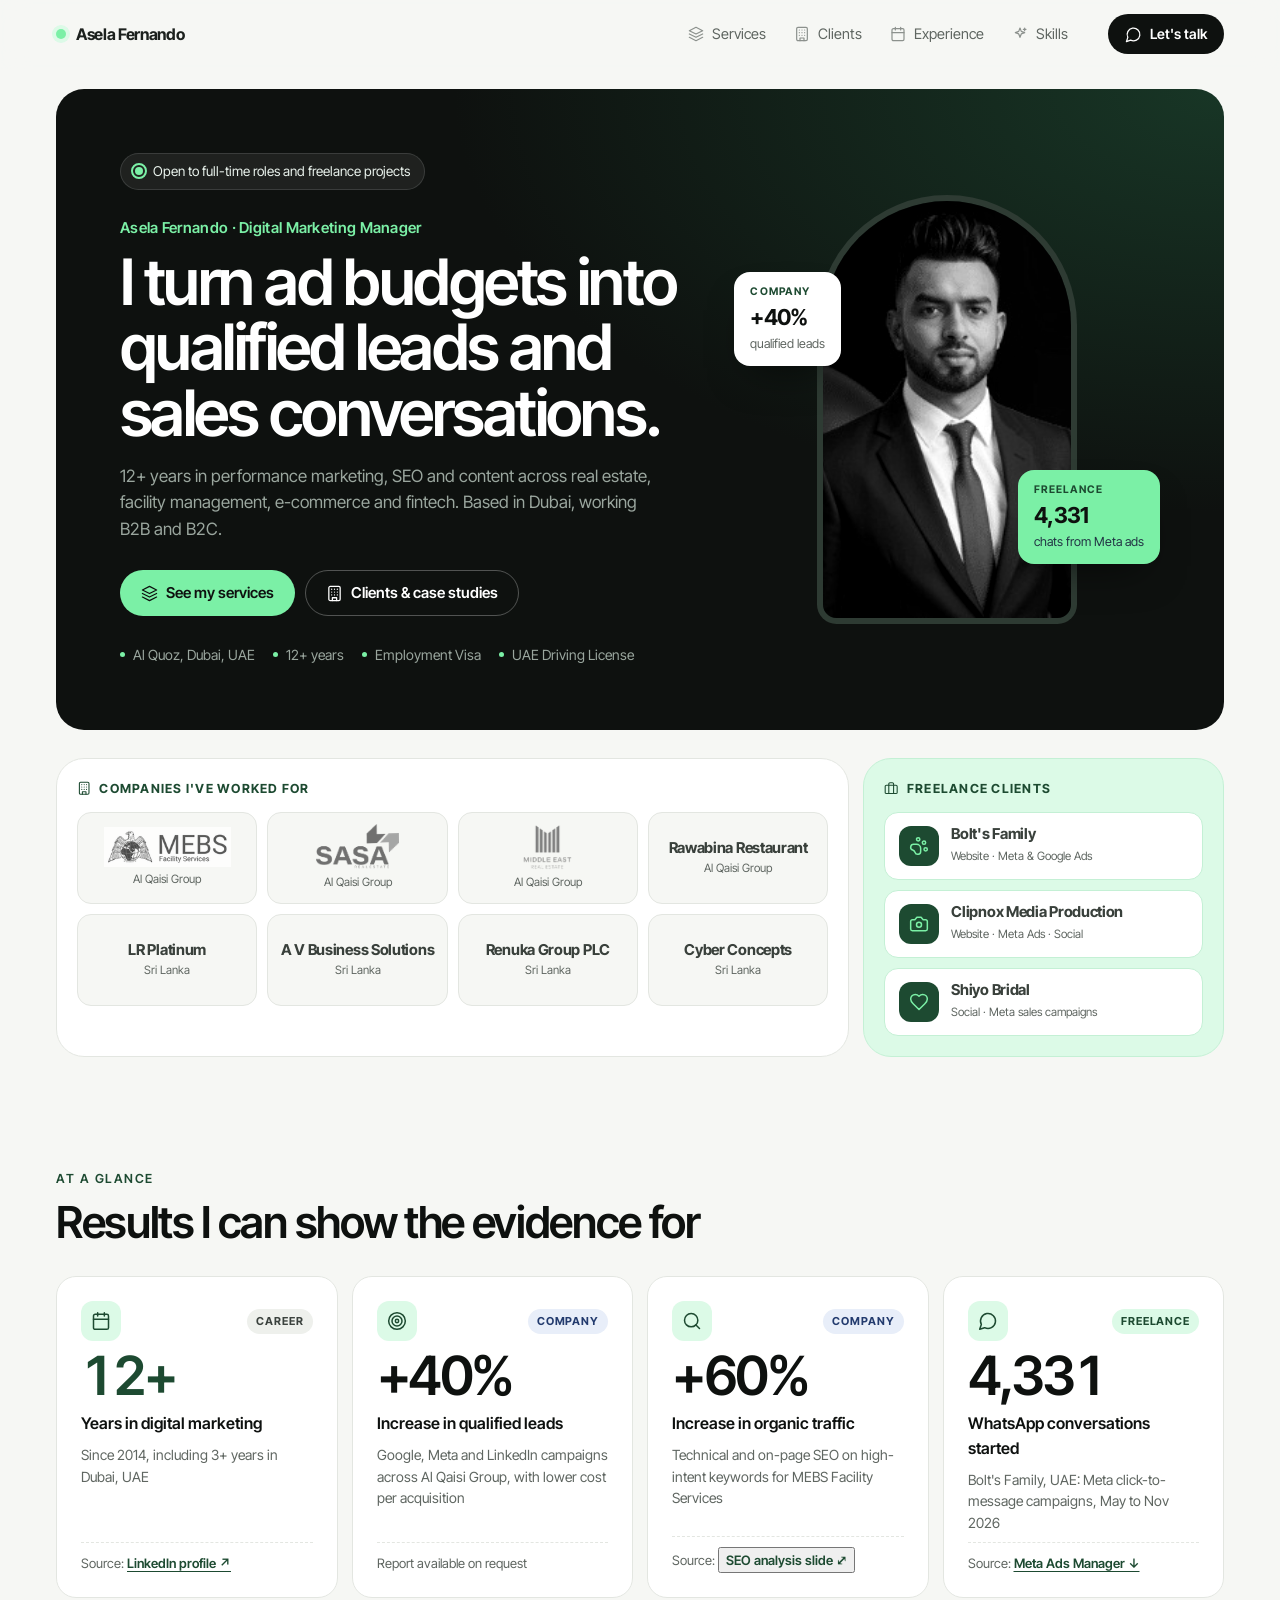
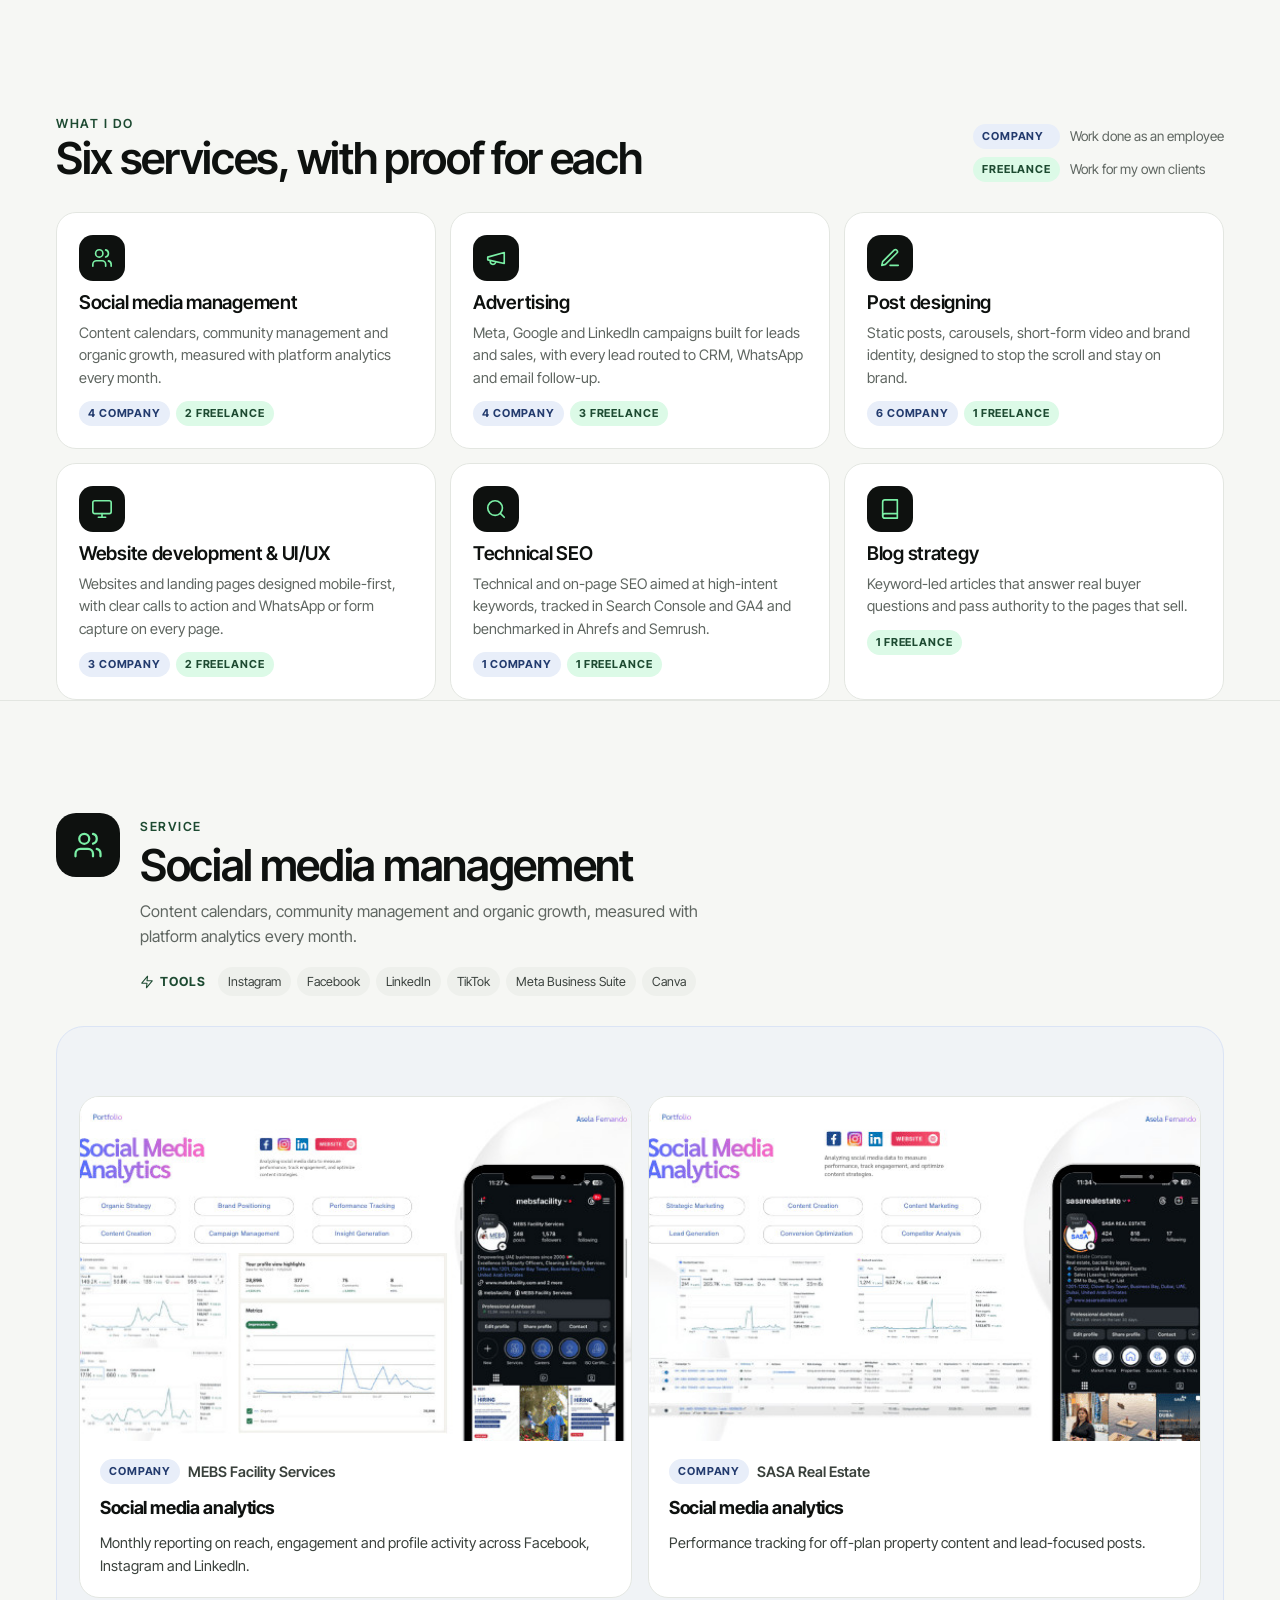
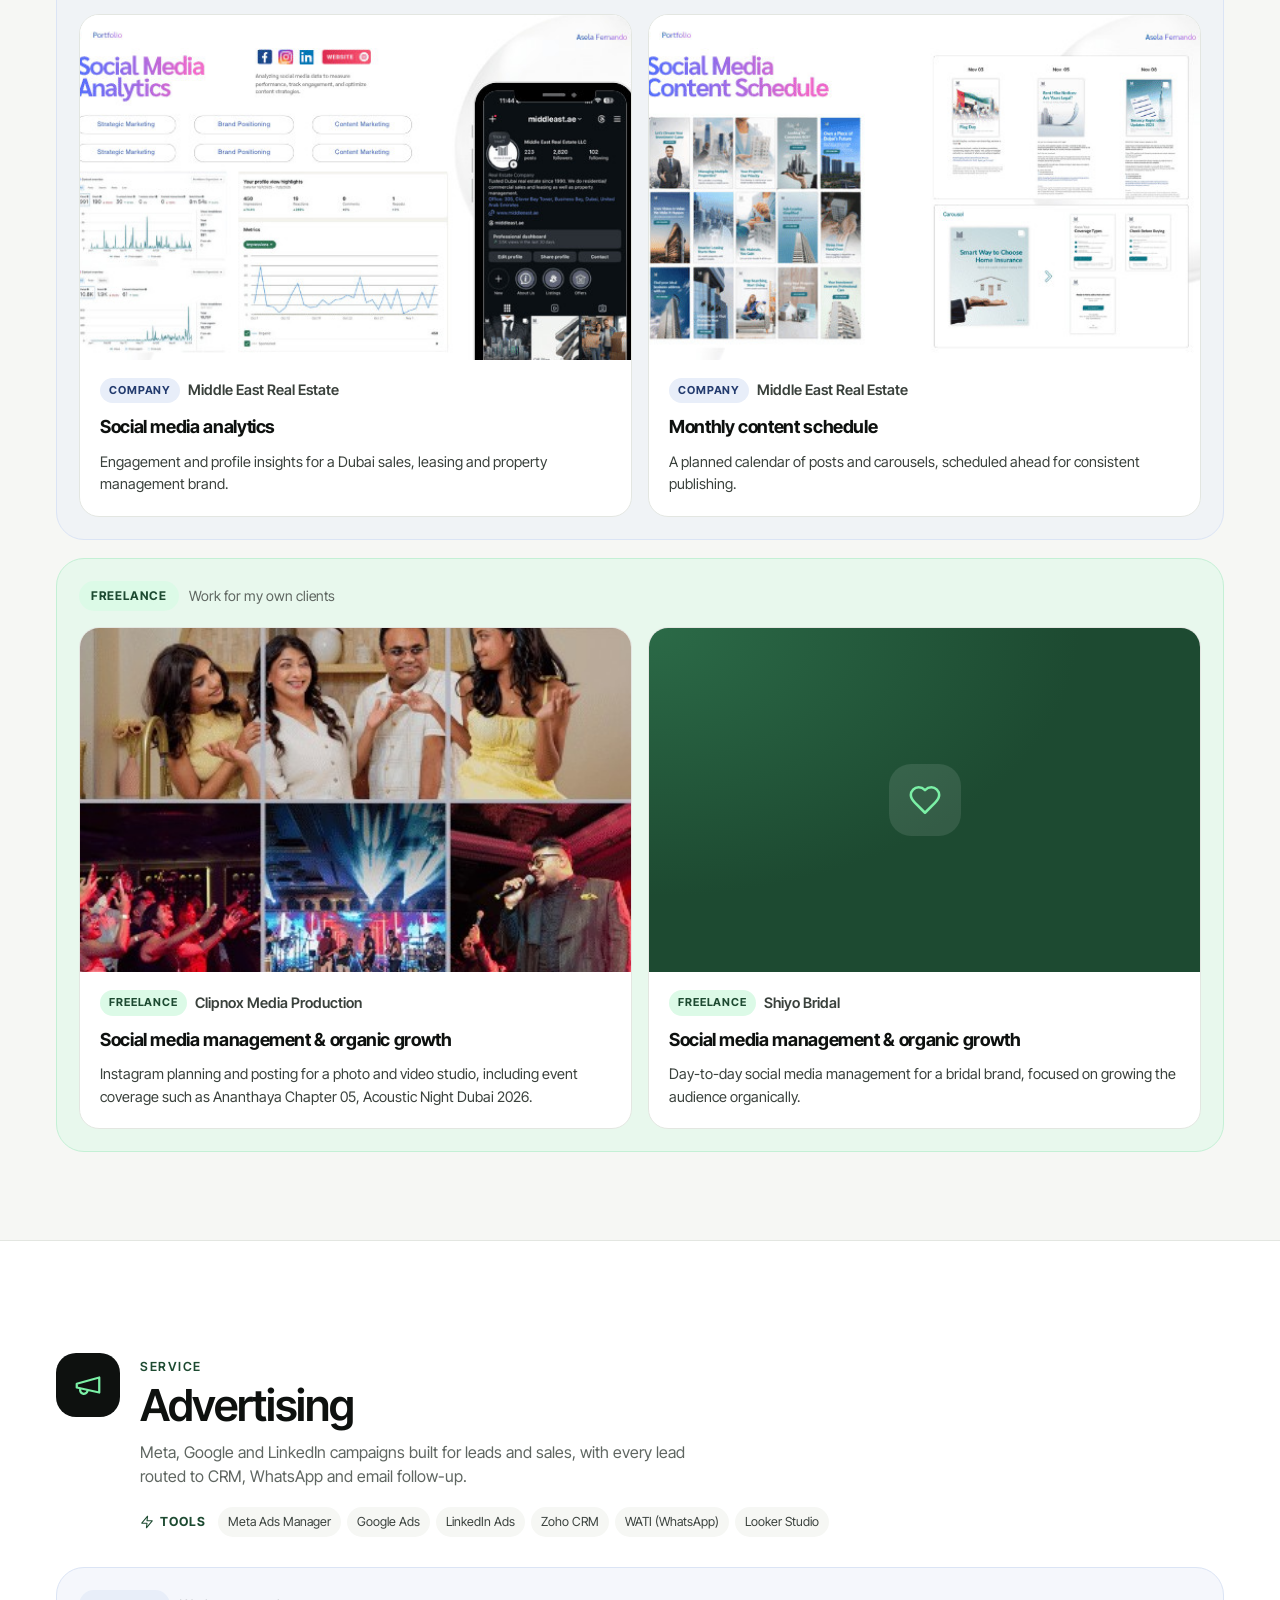
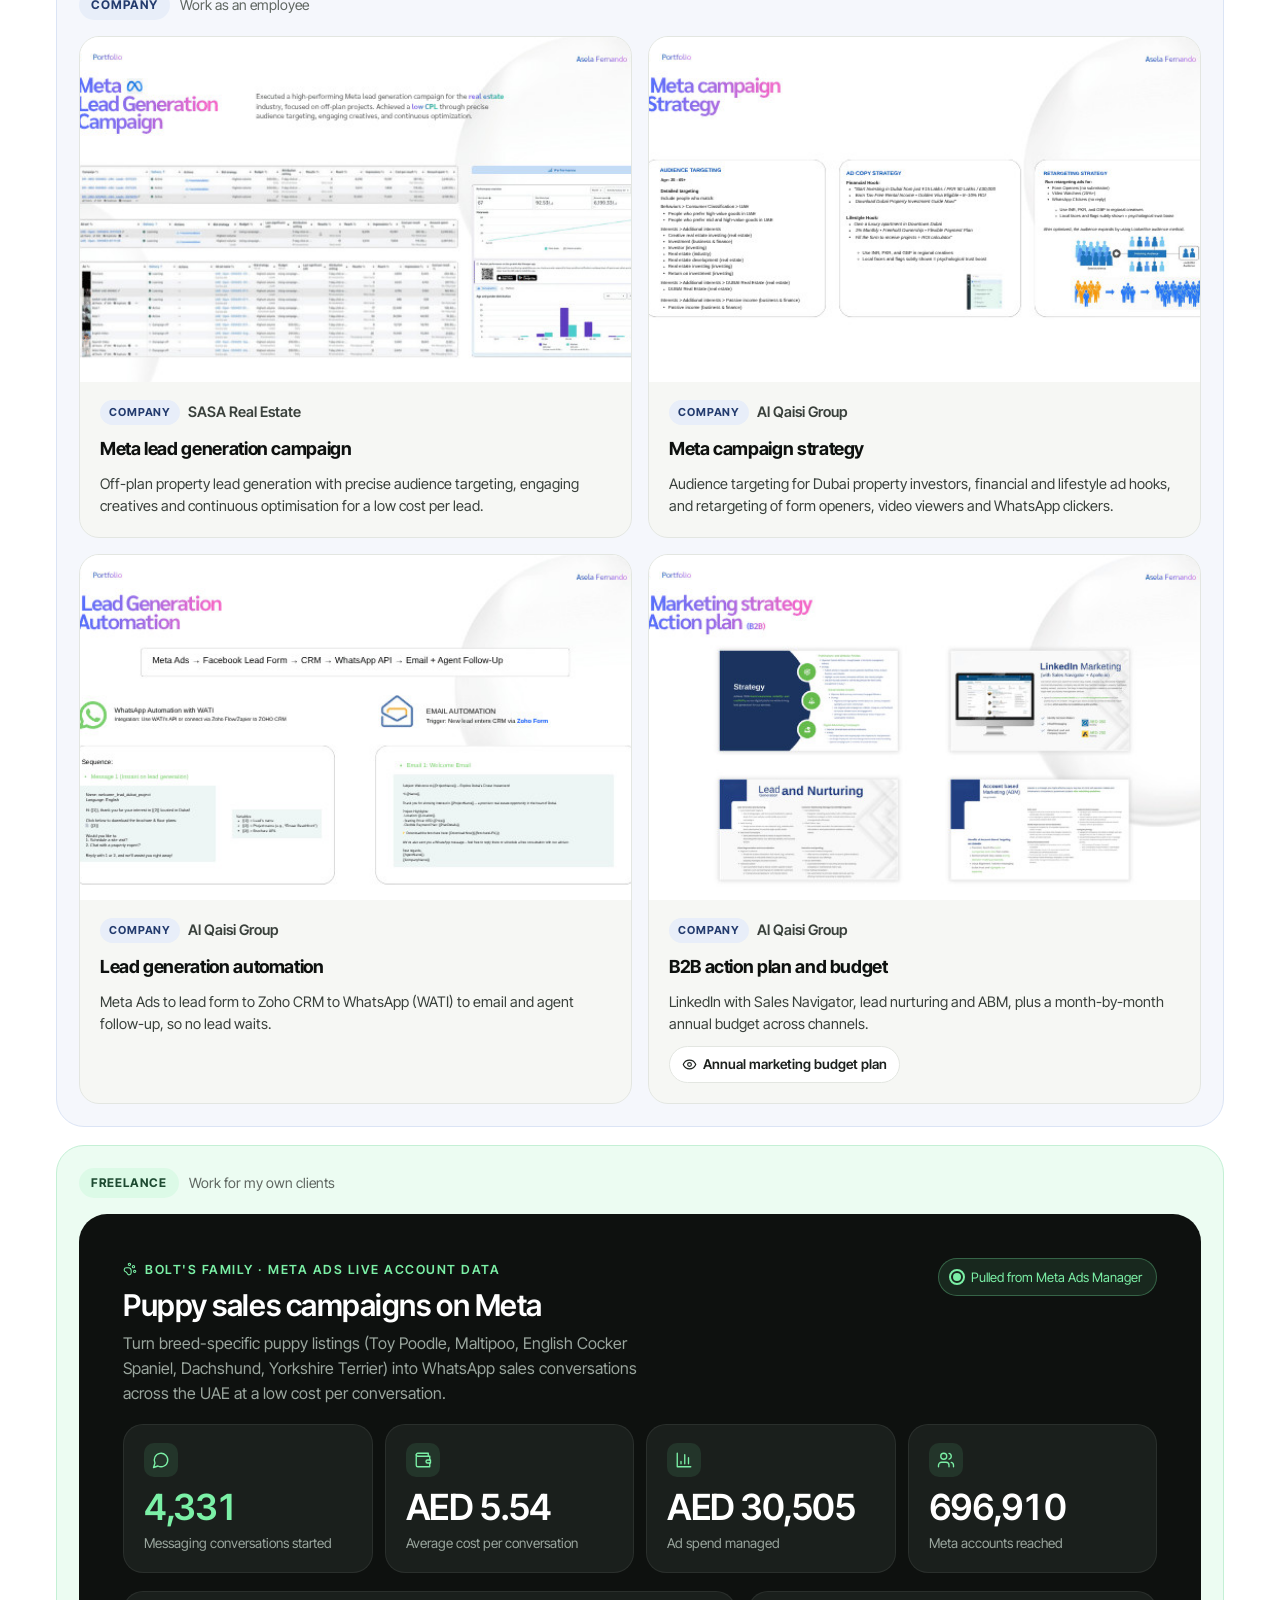
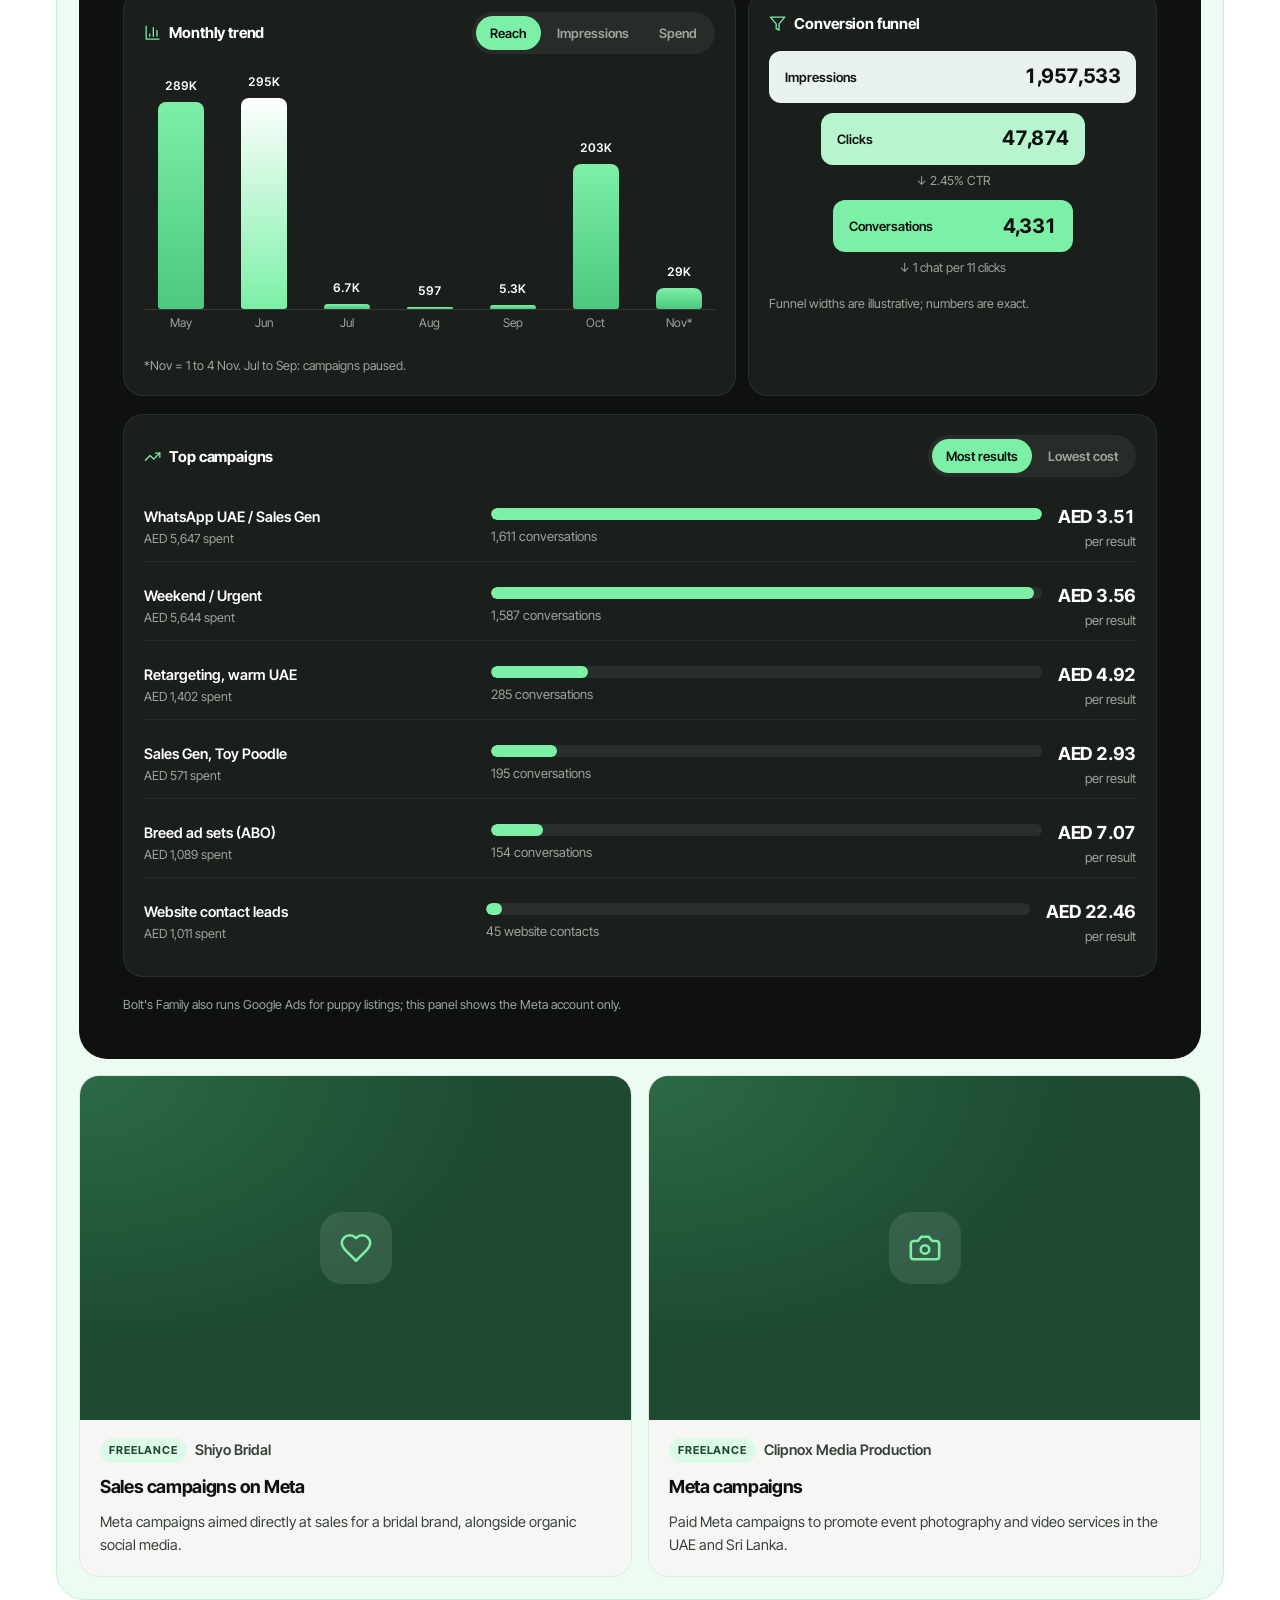
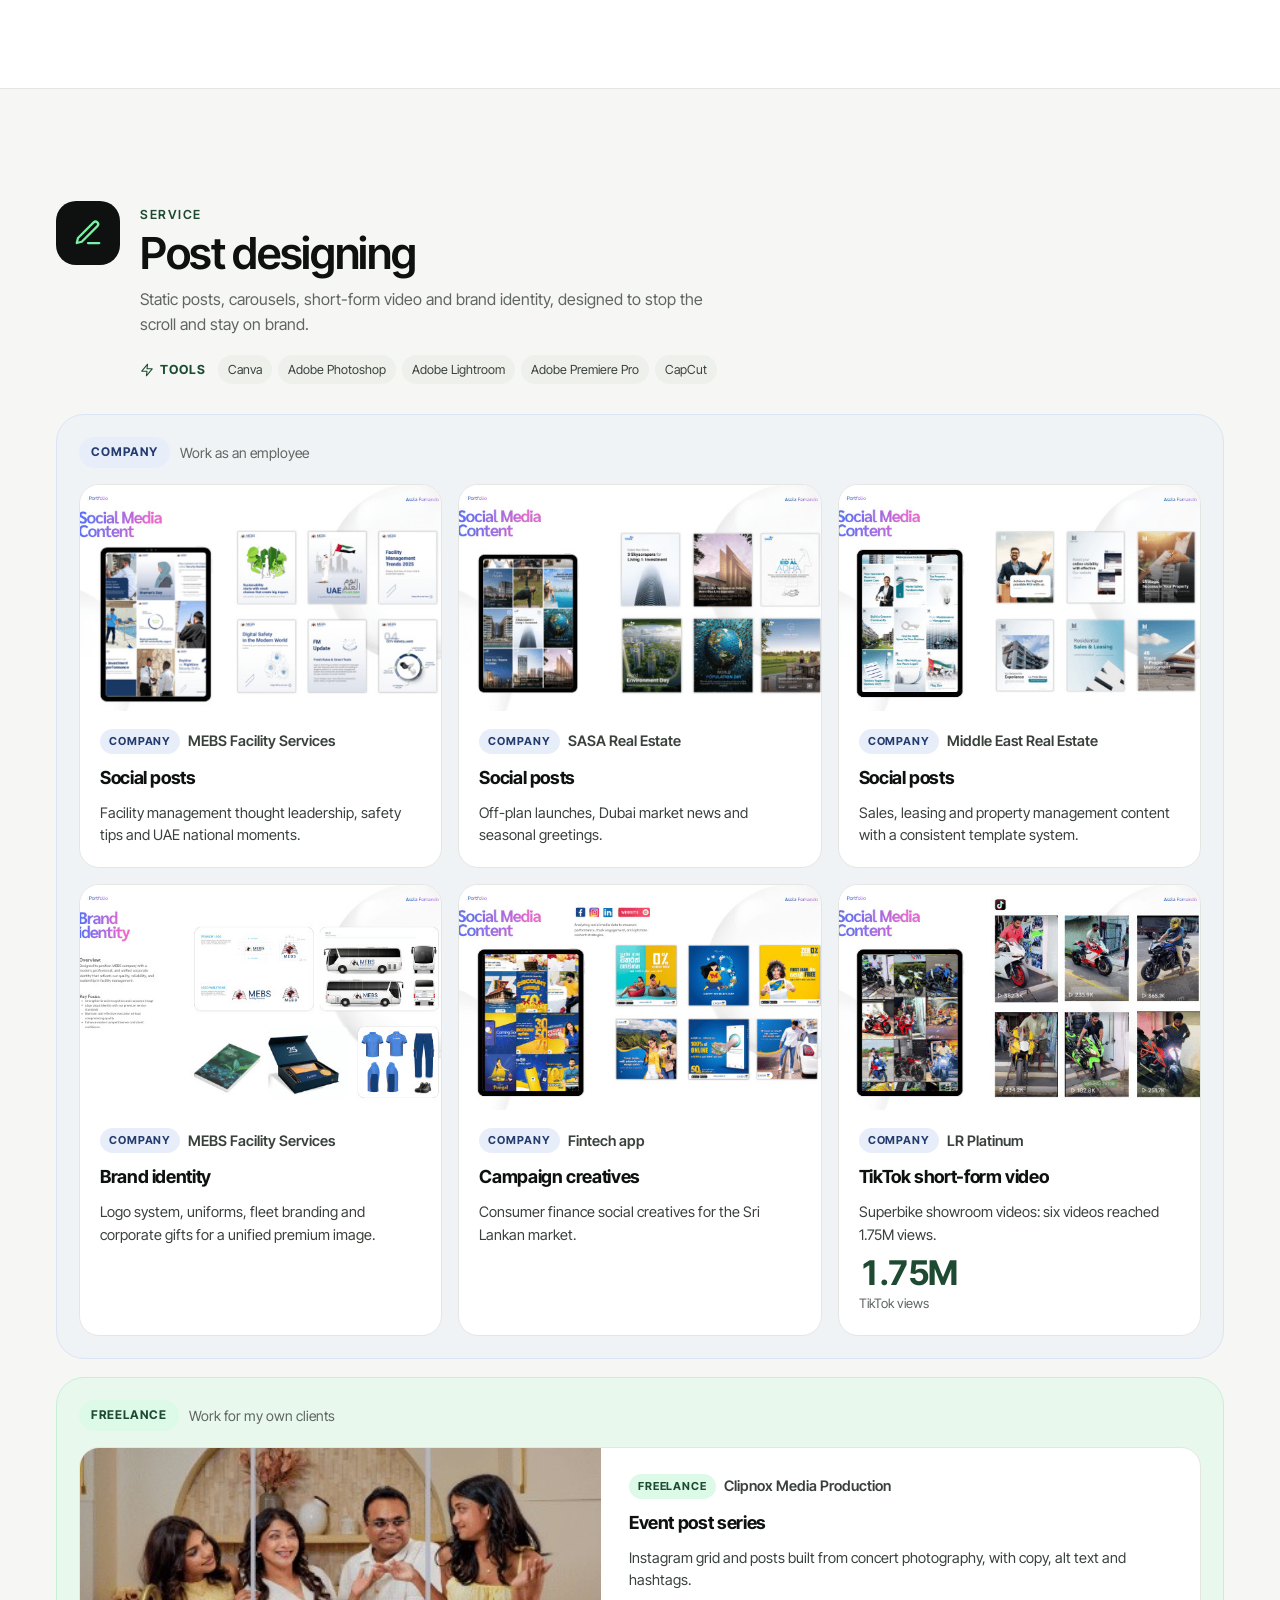
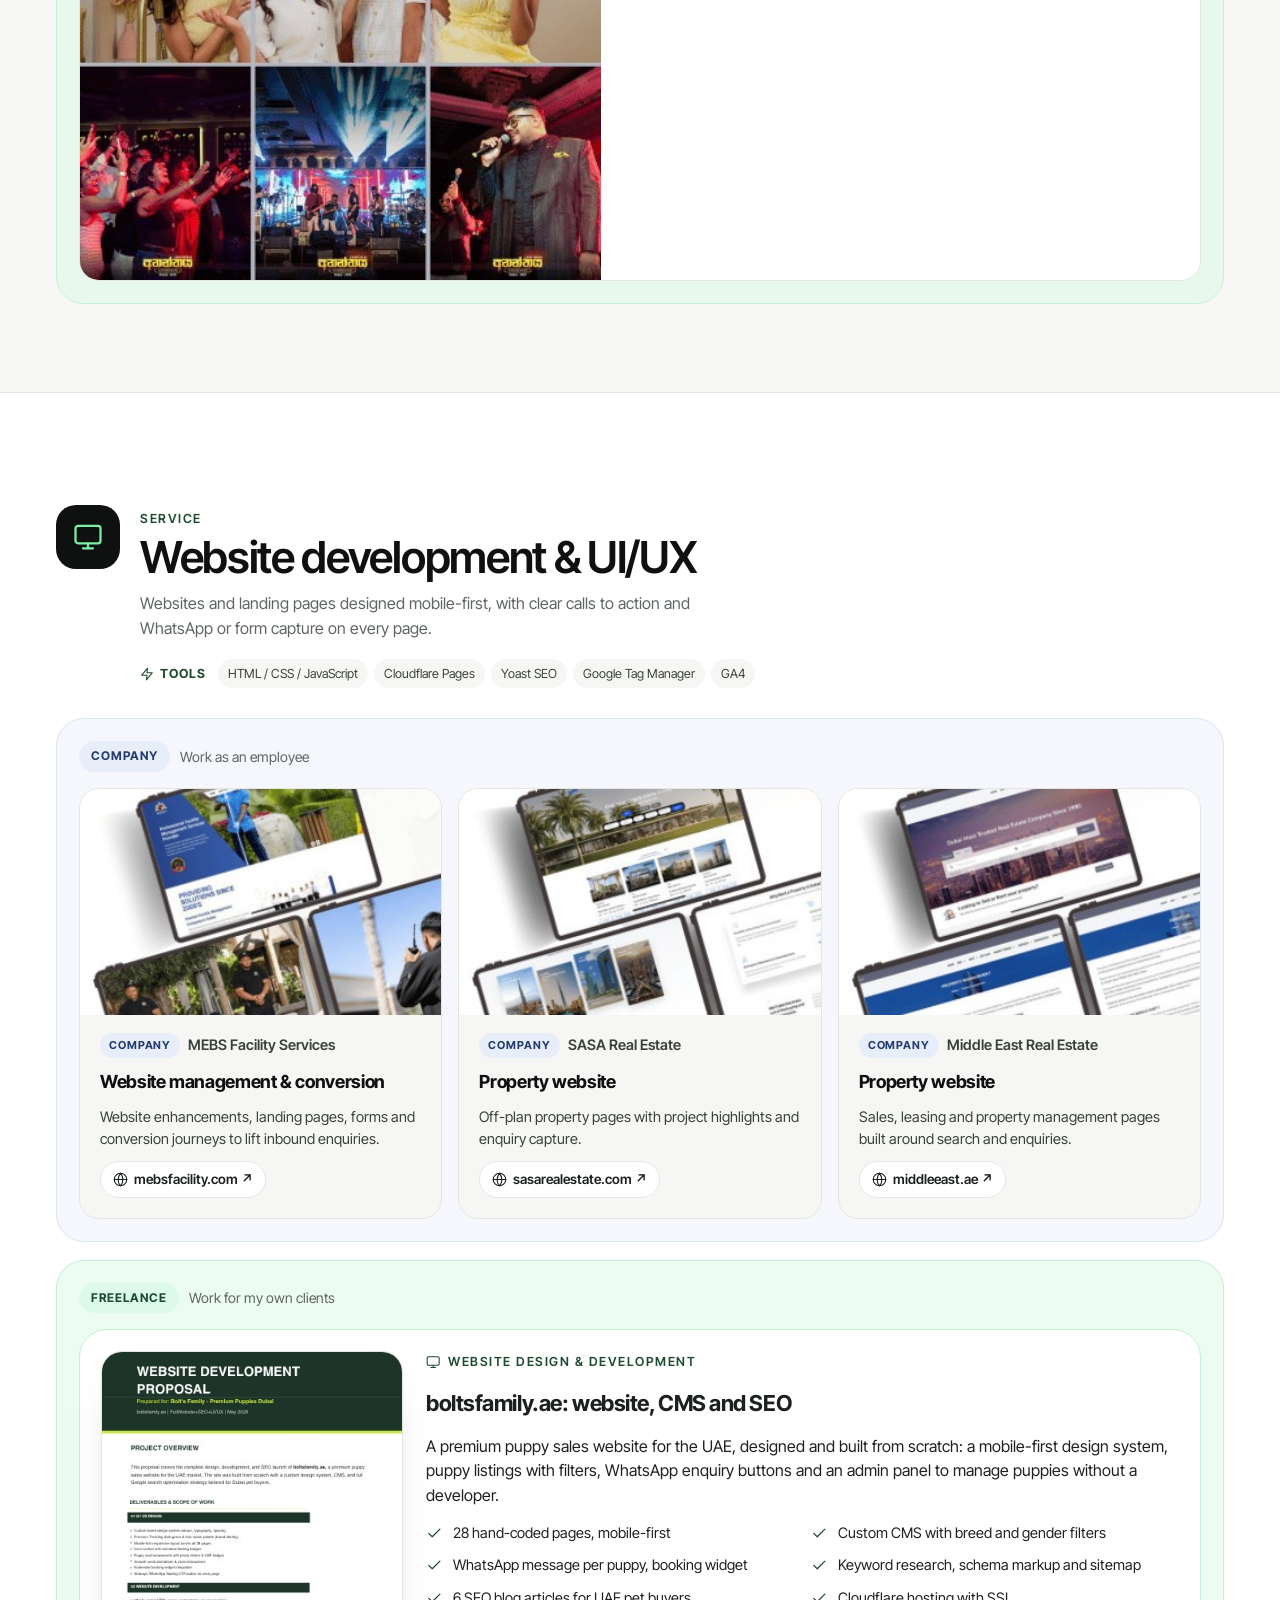
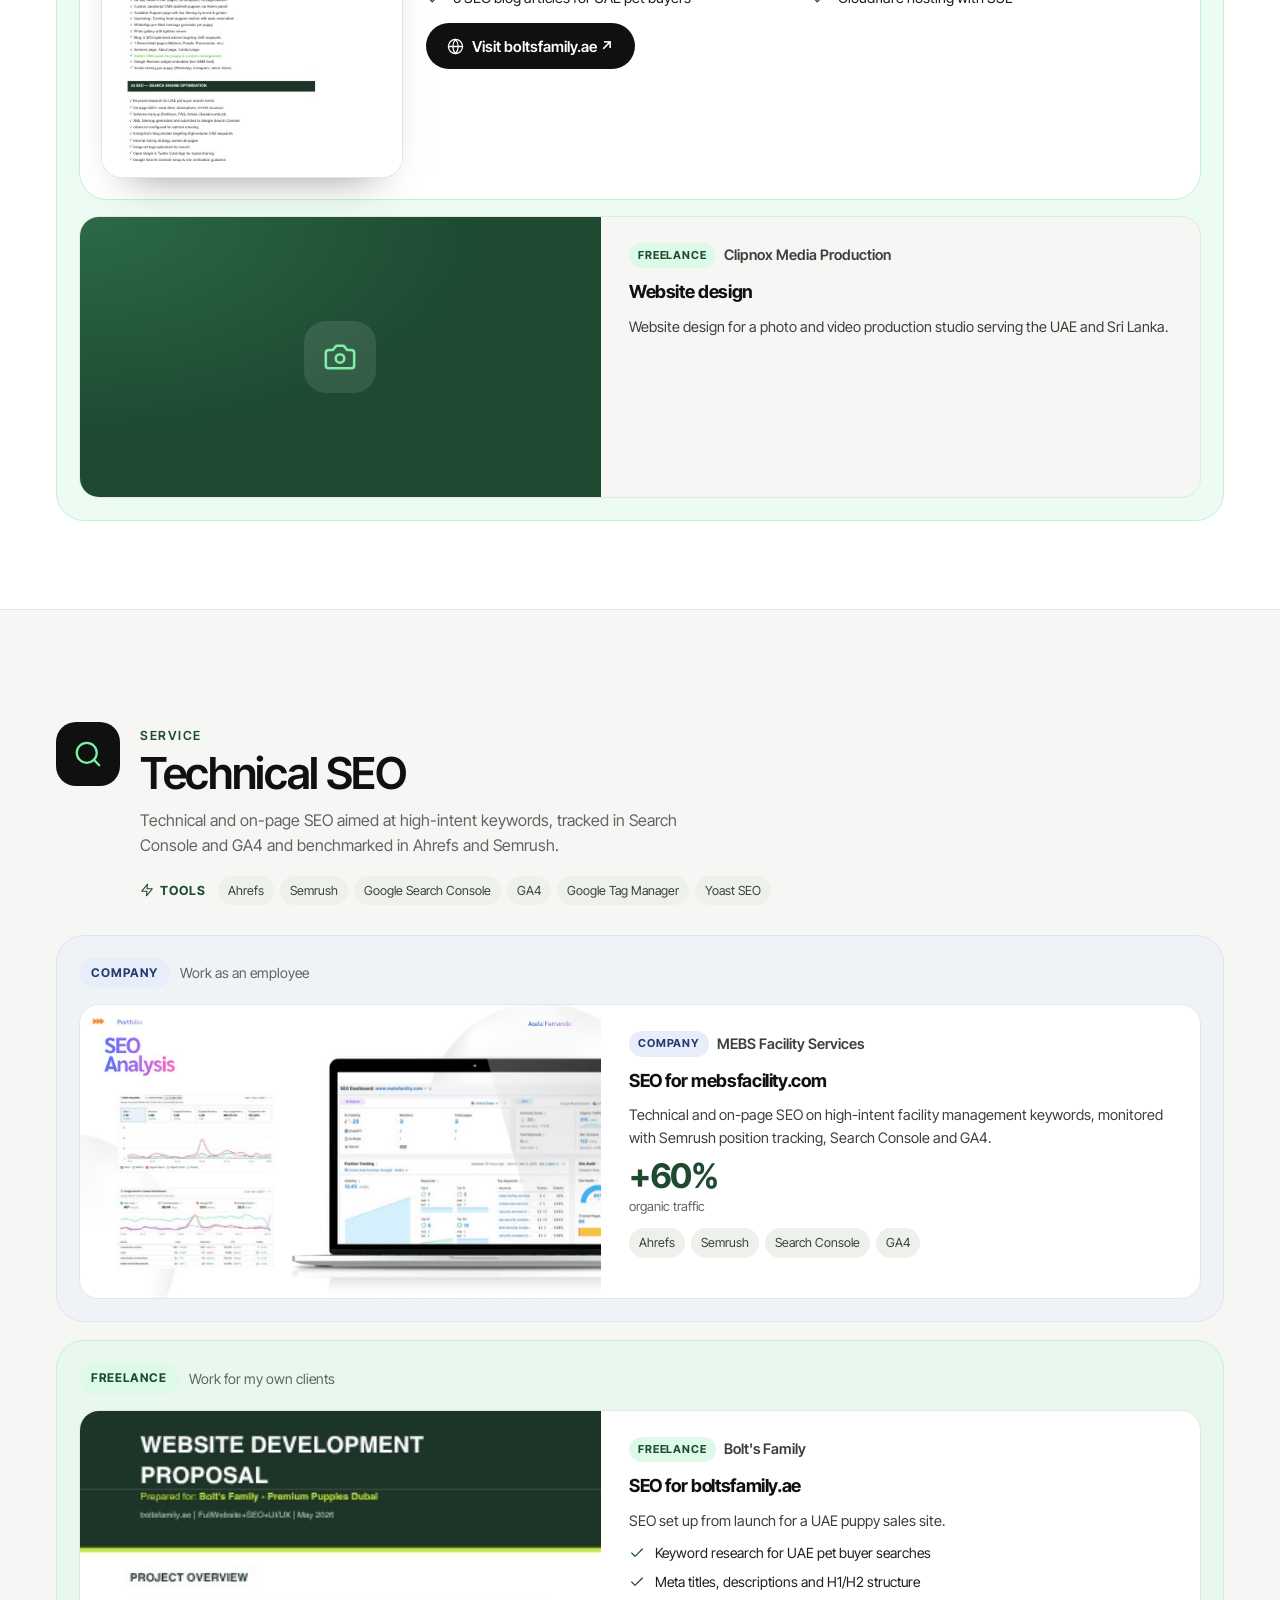
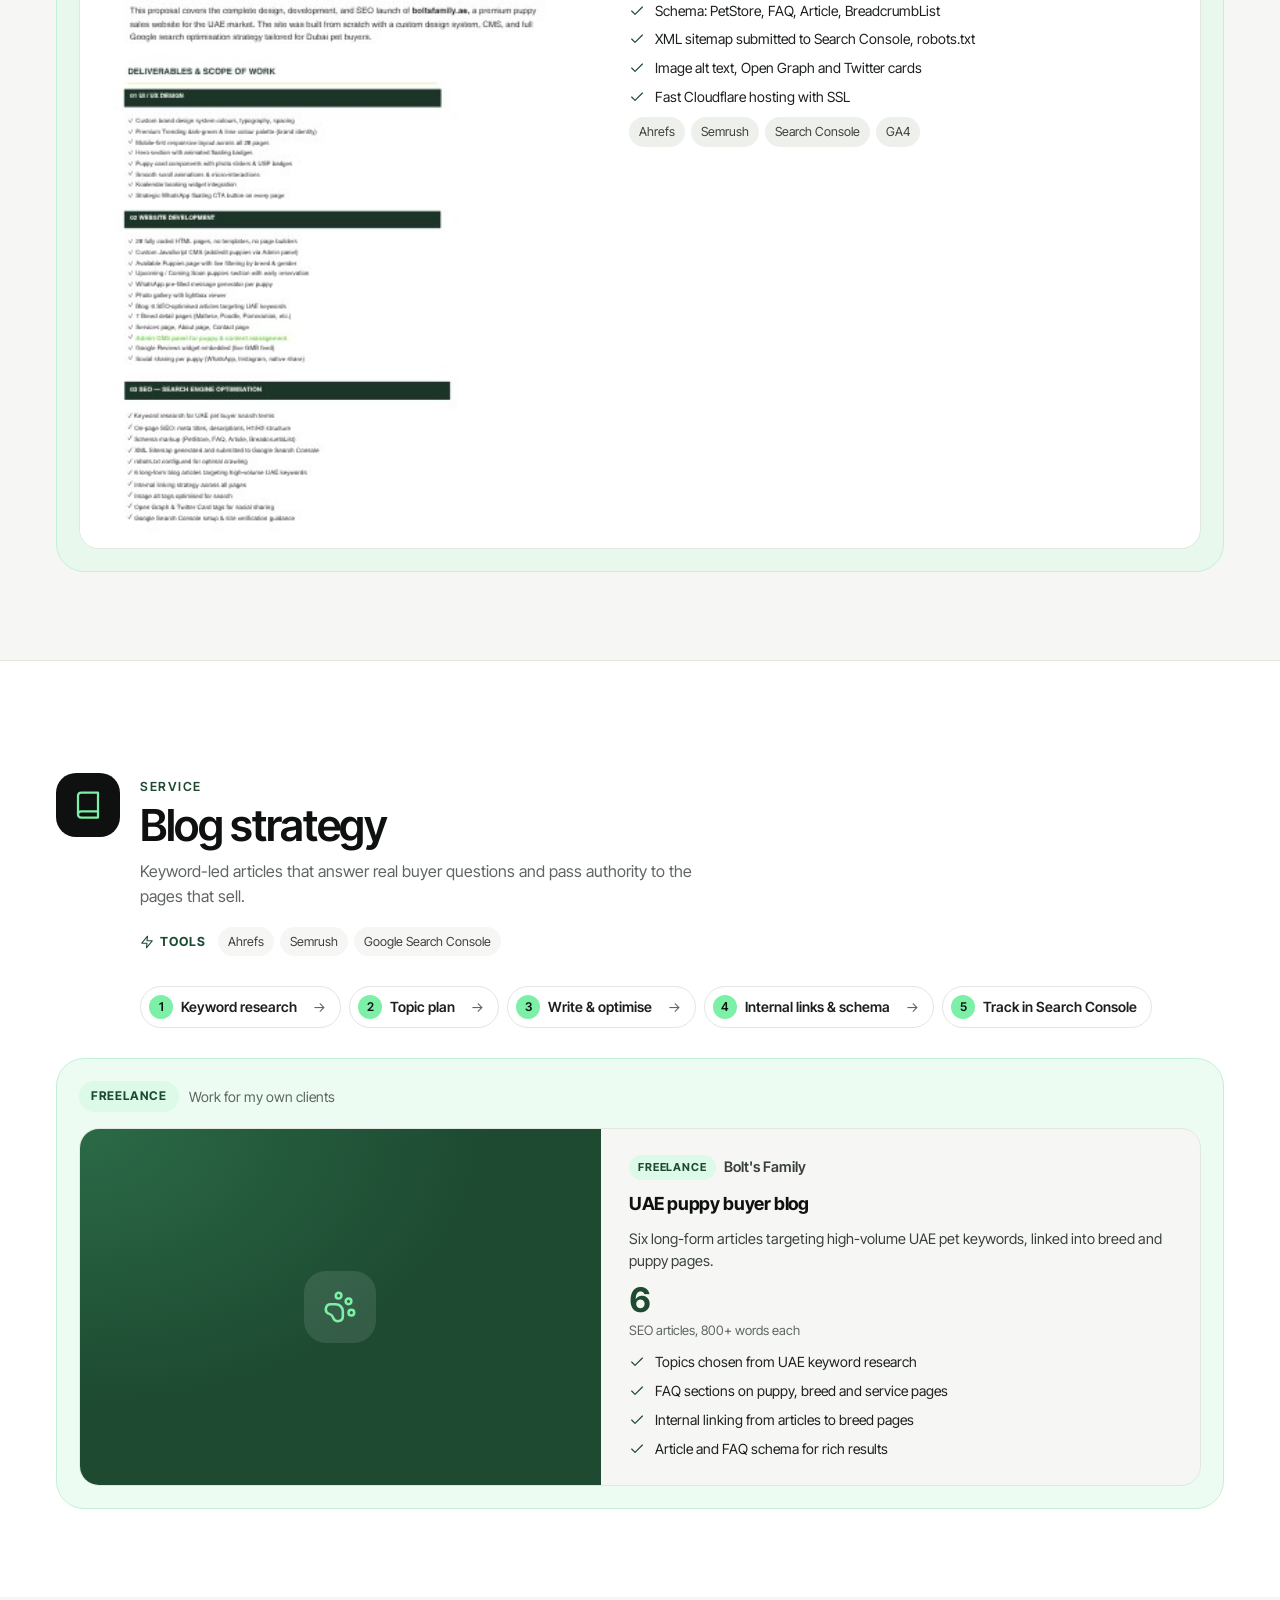
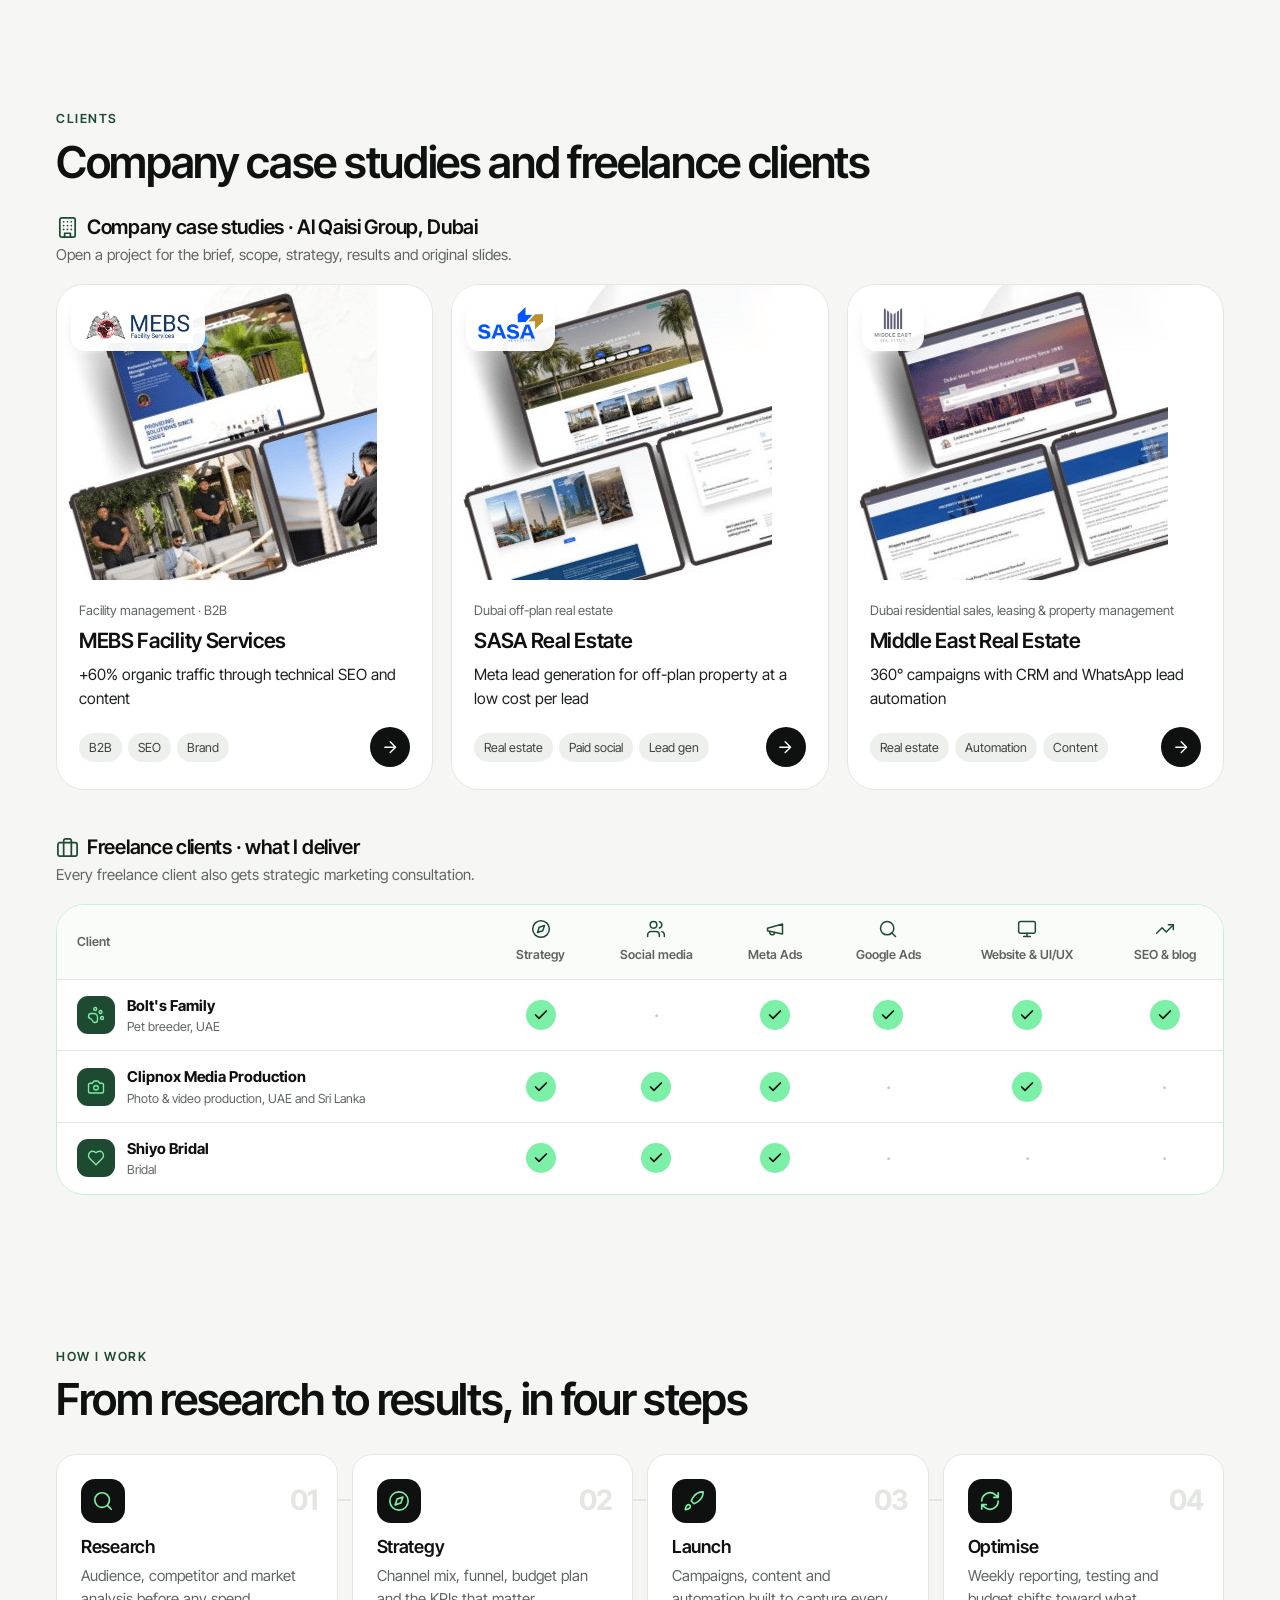
<file: index.html>
<!doctype html>
<html lang="en">
<head>
  <meta charset="utf-8">
  <meta name="viewport" content="width=device-width, initial-scale=1">
  <title>Asela Fernando Portfolio</title>
  <meta name="description" content="Asela Fernando, Digital Marketing Manager in Dubai. Company work for MEBS, SASA Real Estate and Middle East Real Estate, freelance work for Bolt's Family and Clipnox, experience and contact.">
  <link rel="preconnect" href="https://fonts.googleapis.com">
  <link rel="preconnect" href="https://fonts.gstatic.com" crossorigin>
  <link href="https://fonts.googleapis.com/css2?family=Inter+Tight:wght@400;500;600;700&display=swap" rel="stylesheet">
  <link rel="stylesheet" href="assets/css/style.css">
</head>
<body>
  <div class="progress" id="progress" aria-hidden="true"></div>

  <header class="nav" id="nav">
    <div class="wrap nav-inner">
      <a class="brand" href="#top"><span class="dot" aria-hidden="true"></span><span data-bind="name">Asela Fernando</span></a>
      <nav class="nav-links" id="navLinks" aria-label="Sections">
        <a href="#services"><span data-icon="layers"></span>Services</a>
        <a href="#clients"><span data-icon="building"></span>Clients</a>
        <a href="#experience"><span data-icon="calendar"></span>Experience</a>
        <a href="#skills"><span data-icon="sparkles"></span>Skills</a>
      </nav>
      <a class="btn btn-ink nav-cta" href="#contact"><span data-icon="message"></span>Let's talk</a>
      <button class="menu-btn" id="menuBtn" type="button" aria-expanded="false" aria-controls="navLinks">Menu</button>
    </div>
  </header>

  <main id="top">
    <div class="wrap"><div class="data-note" id="dataNote" hidden></div></div>

    <!-- Hero -->
    <section class="wrap hero">
      <div class="hero-panel">
        <div class="hero-copy">
          <span class="status"><span class="pulse" aria-hidden="true"></span><span id="availability"></span></span>
          <p class="hero-name" id="heroName"></p>
          <h1 class="hero-title" id="heroHeadline"></h1>
          <p class="hero-intro" id="heroIntro"></p>
          <div class="hero-ctas">
            <a class="btn btn-mint" href="#services"><span data-icon="layers"></span>See my services</a>
            <a class="btn btn-ghost" href="#clients"><span data-icon="building"></span>Clients &amp; case studies</a>
          </div>
          <ul class="hero-facts" id="heroFacts"></ul>
        </div>
        <div class="hero-visual">
          <div class="portrait"><img id="portrait" alt="Portrait of Asela Fernando" width="180" height="297"></div>
          <div class="float-chip chip-a"><small>Company</small><b>+40%</b><span>qualified leads</span></div>
          <div class="float-chip chip-b"><small>Freelance</small><b>4,331</b><span>chats from Meta ads</span></div>
        </div>
      </div>
    </section>

    <!-- Logos -->
    <section class="wrap section-tight" id="brands" aria-labelledby="brandsTitle">
      <h2 class="visually-hidden" id="brandsTitle">Companies and clients</h2>
      <div class="logo-wall">
        <div class="logo-group">
          <p class="group-label"><span data-icon="building"></span>Companies I've worked for</p>
          <div class="logo-grid" id="logosCompany"></div>
        </div>
        <div class="logo-group freelance">
          <p class="group-label"><span data-icon="briefcase"></span>Freelance clients</p>
          <div class="logo-grid" id="logosFreelance"></div>
        </div>
      </div>
    </section>

    <!-- Impact -->
    <section class="wrap section" id="impact" aria-labelledby="impactTitle">
      <div class="section-head">
        <p class="eyebrow">At a glance</p>
        <h2 id="impactTitle">Results I can show the evidence for</h2>
      </div>
      <div class="kpi-grid" id="kpis"></div>
    </section>

    <!-- ================= SERVICES ================= -->
    <section class="wrap section" id="services" aria-labelledby="servicesTitle">
      <div class="section-head split">
        <div>
          <p class="eyebrow">What I do</p>
          <h2 id="servicesTitle">Six services, with proof for each</h2>
        </div>
        <div class="legend">
          <span class="scope company">Company</span><span>Work done as an employee</span>
          <span class="scope freelance">Freelance</span><span>Work for my own clients</span>
        </div>
      </div>
      <div class="svc-index" id="svcIndex"></div>
    </section>

    <div id="serviceSections"></div>

    <!-- ================= CLIENTS ================= -->
    <section class="wrap section" id="clients" aria-labelledby="clientsTitle">
      <div class="section-head">
        <p class="eyebrow">Clients</p>
        <h2 id="clientsTitle">Company case studies and freelance clients</h2>
      </div>

      <div class="sub-head" style="margin-top:0">
        <h3><span data-icon="building"></span>Company case studies · Al Qaisi Group, Dubai</h3>
        <p>Open a project for the brief, scope, strategy, results and original slides.</p>
      </div>
      <div class="case-grid" id="caseGrid"></div>

      <div class="sub-head">
        <h3><span data-icon="briefcase"></span>Freelance clients · what I deliver</h3>
        <p>Every freelance client also gets strategic marketing consultation.</p>
      </div>
      <div class="matrix-wrap"><table class="matrix" id="serviceMatrix"></table></div>
    </section>

    <!-- Embedded freelance blocks, placed into their service sections by main.js -->
    <template id="tplBoltsWebsite">
      <div class="web-project" id="boltsWeb"></div>
    </template>
    <template id="tplBoltsDashboard">
      <div class="dash">
        <div class="dash-head">
          <div>
            <p class="eyebrow on-dark"><span data-icon="paw"></span>Bolt's Family · Meta Ads live account data</p>
            <h3 class="dash-title">Puppy sales campaigns on Meta</h3>
            <p class="dash-sub" id="dashSub"></p>
          </div>
          <span class="badge-live"><span class="pulse" aria-hidden="true"></span>Pulled from Meta Ads Manager</span>
        </div>
        <div class="dash-kpis" id="dashKpis"></div>
        <div class="dash-grid">
          <div class="panel">
            <div class="panel-head">
              <h4><span data-icon="bar"></span>Monthly trend</h4>
              <div class="seg" role="tablist" aria-label="Chart metric" id="metricTabs"></div>
            </div>
            <div class="bars" id="bars" role="img"></div>
            <p class="panel-note" id="barsNote"></p>
          </div>
          <div class="panel">
            <div class="panel-head"><h4><span data-icon="filter"></span>Conversion funnel</h4></div>
            <div class="funnel" id="funnel"></div>
            <p class="panel-note">Funnel widths are illustrative; numbers are exact.</p>
          </div>
        </div>
        <div class="panel">
          <div class="panel-head">
            <h4><span data-icon="trending"></span>Top campaigns</h4>
            <div class="seg" role="tablist" aria-label="Sort campaigns" id="sortTabs">
              <button type="button" role="tab" aria-selected="true" data-sort="n">Most results</button>
              <button type="button" role="tab" aria-selected="false" data-sort="cpr">Lowest cost</button>
            </div>
          </div>
          <div class="camps" id="camps"></div>
        </div>
        <p class="panel-note">Bolt's Family also runs Google Ads for puppy listings; this panel shows the Meta account only.</p>
      </div>
    </template>

    <!-- Process -->
    <section class="wrap section" id="process" aria-labelledby="processTitle">
      <div class="section-head">
        <p class="eyebrow">How I work</p>
        <h2 id="processTitle">From research to results, in four steps</h2>
      </div>
      <ol class="steps" id="steps"></ol>
    </section>

    <!-- Experience -->
    <section class="wrap section" id="experience" aria-labelledby="expTitle">
      <div class="section-head split">
        <div>
          <p class="eyebrow">Career</p>
          <h2 id="expTitle">12+ years of experience</h2>
        </div>
        <p class="section-lede">Employment history, newest first. Open a role for responsibilities and results.</p>
      </div>
      <div class="timeline" id="timeline"></div>
    </section>

    <!-- Skills -->
    <section class="wrap section" id="skills" aria-labelledby="skillsTitle">
      <div class="section-head">
        <p class="eyebrow">Capabilities</p>
        <h2 id="skillsTitle">Skills, certifications and education</h2>
      </div>
      <div class="skills-grid" id="skillGrid"></div>
      <div class="creds">
        <div class="cred-col">
          <div class="cred-head"><h3><span data-icon="award"></span>Certifications</h3><a class="text-link" id="walletLink" target="_blank" rel="noopener">Verify in wallet ↗</a></div>
          <ul class="cred-list" id="certList"></ul>
        </div>
        <div class="cred-col">
          <div class="cred-head"><h3><span data-icon="grad"></span>Education</h3></div>
          <ul class="cred-list" id="eduList"></ul>
        </div>
      </div>
    </section>

    <!-- Contact -->
    <section class="wrap section" id="contact" aria-labelledby="contactTitle">
      <div class="contact">
        <div class="contact-copy">
          <p class="eyebrow on-dark">Contact</p>
          <h2 id="contactTitle">Let's grow your leads together.</h2>
          <p class="contact-sub" id="contactSub"></p>
          <ul class="hero-facts on-dark" id="contactFacts"></ul>
        </div>
        <div class="contact-actions" id="contactActions"></div>
      </div>
    </section>
  </main>

  <footer class="wrap footer">
    <span id="footerText"></span>
    <a href="#top">Back to top ↑</a>
  </footer>

  <dialog class="sheet" id="caseSheet" aria-labelledby="sheetTitle">
    <div class="sheet-inner" id="sheetBody"></div>
  </dialog>

  <dialog class="lightbox" id="lightbox" aria-label="Image viewer">
    <div class="lb-bar">
      <span class="lb-count" id="lbCount"></span>
      <button class="icon-btn" id="lbClose" type="button" aria-label="Close">✕</button>
    </div>
    <img id="lbImg" alt="">
    <div class="lb-foot">
      <button class="icon-btn" id="lbPrev" type="button" aria-label="Previous">←</button>
      <p id="lbCaption"></p>
      <button class="icon-btn" id="lbNext" type="button" aria-label="Next">→</button>
    </div>
  </dialog>

  <div class="toast" id="toast" role="status" aria-live="polite"></div>

  <script src="assets/js/portfolio-data.js"></script>
  <script src="assets/js/main.js"></script>
</body>
</html>
</file>
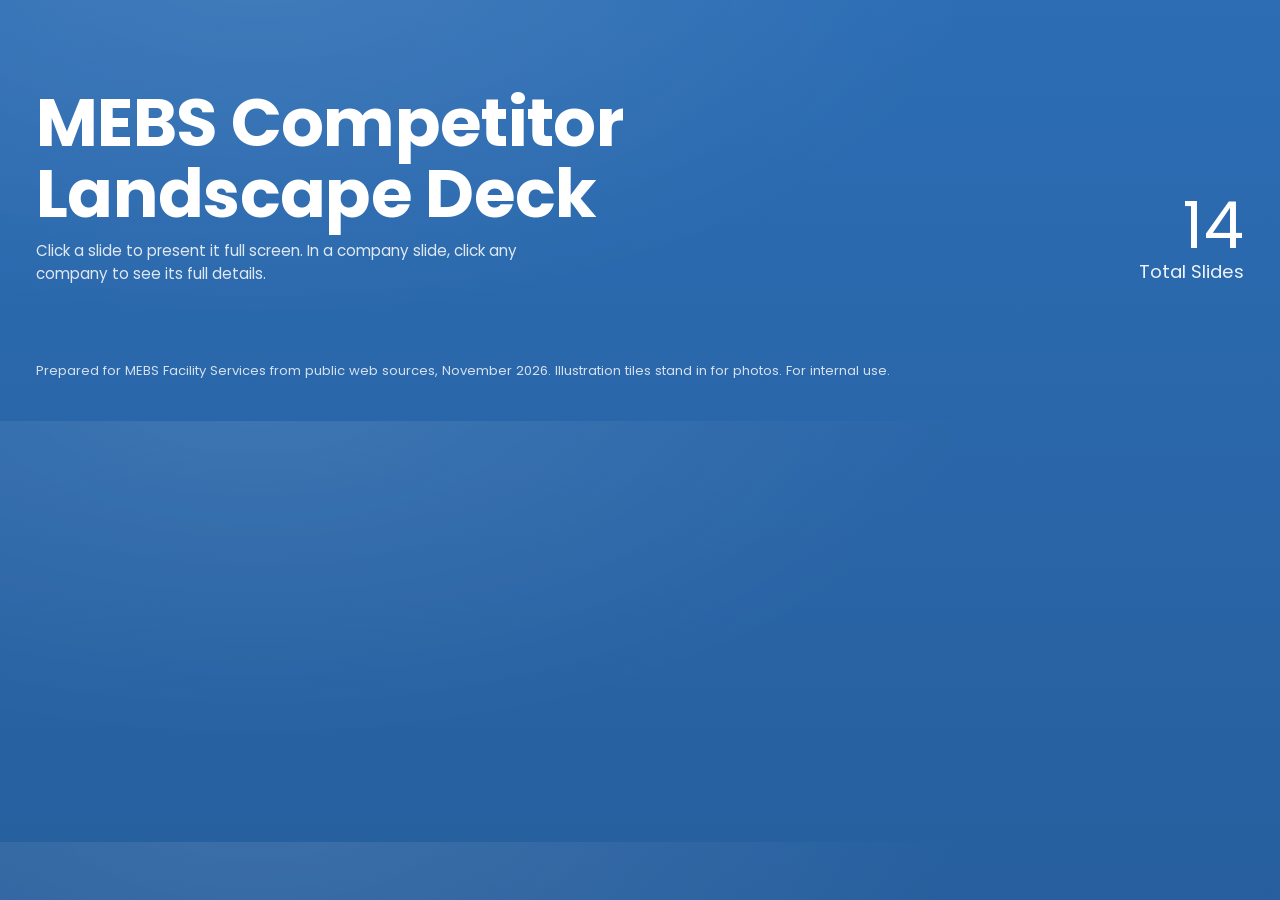
<file: research/mebs-competitors/deck_template.html>
<!doctype html>
<html lang="en">
<head>
<meta charset="utf-8">
<meta name="viewport" content="width=device-width, initial-scale=1, viewport-fit=cover">
<title>MEBS Competitor Deck</title>
<meta name="claude:viewport-fit-sides" content="cover">
<link rel="preconnect" href="https://fonts.googleapis.com">
<link rel="preconnect" href="https://fonts.gstatic.com" crossorigin>
<link rel="stylesheet" href="https://fonts.googleapis.com/css2?family=Poppins:ital,wght@0,400;0,500;0,600;0,700;1,500&display=swap">
<style>
/* Light, single-look design: a blue presentation board (title + slide count) holding a 2-column grid of 16:9 slides drawn at 1280x720 and scaled to fit; click to present, click a company for its dossier. */
:root {
  --board: #2c6db4;
  --board-2: #275f9e;
  --blue: #1f7ae8;
  --blue-2: #1559cf;
  --blue-3: #2a8cff;
  --ink: #0f2747;
  --navy: #17386b;
  --muted: #5d6f8a;
  --soft: #eaf2fd;
  --line: #dbe5f2;
  --red: #e0262b;
  --white: #ffffff;
  --display: "Poppins", "Segoe UI", Arial, sans-serif;
  color-scheme: light;
}
* { box-sizing: border-box; }
[hidden] { display: none !important; }
:root { padding-top: env(safe-area-inset-top, 0px); padding-bottom: env(safe-area-inset-bottom, 0px); }
html { -webkit-text-size-adjust: 100%; }
body { margin: 0; font-family: var(--display); color: var(--white);
  background: radial-gradient(1200px 600px at 20% -10%, rgba(255,255,255,.10), rgba(255,255,255,0) 60%), linear-gradient(180deg, var(--board) 0%, var(--board-2) 100%) fixed; background-color: var(--board); }
body::before { content: ""; position: fixed; inset: 0 0 auto; height: env(safe-area-inset-top, 0px); z-index: 10; background: var(--board); }
.wrap { max-width: 1240px; margin: 0 auto; padding-left: max(16px, env(safe-area-inset-left, 0px)); padding-right: max(16px, env(safe-area-inset-right, 0px)); }
button { font-family: inherit; }
:focus-visible { outline: 3px solid #ffffff; outline-offset: 3px; }

/* Board header */
.boardhead .wrap { padding-block: clamp(36px, 7vw, 88px) 28px; display: flex; flex-wrap: wrap; align-items: flex-end; justify-content: space-between; gap: 20px; }
.boardhead h1 { margin: 0; font-weight: 700; font-size: clamp(2.2rem, 6vw, 4.2rem); line-height: 1.05; letter-spacing: -.01em; text-wrap: balance; }
.count { text-align: right; }
.count b { display: block; font-weight: 400; font-size: clamp(2.6rem, 6vw, 4rem); line-height: 1; }
.count span { font-size: 1.15rem; opacity: .92; }
.hint { margin: 10px 0 0; font-size: .95rem; opacity: .85; max-width: 60ch; }

.grid { display: grid; grid-template-columns: repeat(2, minmax(0, 1fr)); gap: 22px; padding-block: 8px 40px; }
.frame { position: relative; aspect-ratio: 16 / 9; max-width: 100%; border-radius: 12px; overflow: hidden; cursor: pointer; border: 0; padding: 0; background: #ffffff; box-shadow: 0 10px 30px rgba(6, 26, 60, .28); transition: transform .2s; display: block; width: 100%; }
.frame:hover { transform: translateY(-3px); }
.frame .slide, .frame .slide * { pointer-events: none; }
footer .wrap { padding-block: 0 40px; font-size: .82rem; opacity: .8; }

/* Slide canvas */
.slide { position: absolute; left: 0; top: 0; width: 1280px; height: 720px; transform: scale(var(--s, .45)); transform-origin: 0 0; overflow: hidden; font-family: var(--display); }
.slide.white { background: #ffffff; color: var(--ink); }
.slide.blue { background: linear-gradient(135deg, #2b88f2 0%, #1d6ee0 50%, #1558c8 100%); color: #ffffff; }
.slide.blue::after { content: ""; position: absolute; right: -160px; bottom: -220px; width: 620px; height: 620px; border-radius: 50%; background: rgba(255,255,255,.06); pointer-events: none; }
.abs { position: absolute; }
.brand { position: absolute; left: 56px; top: 34px; display: flex; align-items: center; gap: 9px; font-size: 13px; font-weight: 500; }
.brand i { width: 24px; height: 24px; border-radius: 50%; display: grid; place-items: center; background: var(--blue); }
.blue .brand i { background: #ffffff; }
.brand i svg { width: 14px; height: 14px; stroke: #ffffff; }
.blue .brand i svg { stroke: var(--blue); }
.pageno { position: absolute; right: 56px; top: 36px; font-size: 12px; opacity: .75; }
.h { margin: 0; font-weight: 500; font-size: 46px; line-height: 1.12; letter-spacing: -.01em; }
.white .h { color: var(--ink); }
.pill { display: inline-flex; align-items: center; gap: 8px; height: 24px; padding: 0 14px 0 12px; border-radius: 999px; background: var(--blue); color: #ffffff; font-size: 9.5px; font-weight: 500; letter-spacing: .08em; text-transform: uppercase; }
.pill::after { content: ""; width: 26px; height: 3px; border-radius: 2px; background: rgba(255,255,255,.75); }
.blue .pill { background: rgba(255,255,255,.18); }
.lead { font-size: 14px; line-height: 1.65; color: var(--muted); }
.blue .lead { color: rgba(255,255,255,.88); }
.sub { font-style: italic; font-weight: 500; font-size: 18px; }

/* Illustration tile (stands in for a photo) */
.photo { position: absolute; border-radius: 22px; overflow: hidden; display: grid; place-items: center;
  background: repeating-linear-gradient(90deg, rgba(255,255,255,.08) 0 1px, transparent 1px 34px), repeating-linear-gradient(0deg, rgba(255,255,255,.08) 0 1px, transparent 1px 34px), linear-gradient(150deg, #5aa7ff 0%, #2470d8 45%, #123f8f 100%); }
.photo.alt { background: repeating-linear-gradient(135deg, rgba(255,255,255,.09) 0 2px, transparent 2px 22px), linear-gradient(160deg, #8cc4ff 0%, #3b86e8 50%, #1a4fa8 100%); }
.photo.navy { background: repeating-linear-gradient(90deg, rgba(255,255,255,.06) 0 1px, transparent 1px 28px), linear-gradient(150deg, #2f5f9e 0%, #17386b 100%); }
.photo svg { width: 38%; max-width: 150px; height: auto; stroke: #ffffff; stroke-width: 1.6; fill: none; stroke-linecap: round; stroke-linejoin: round; opacity: .95; }
.photo .cap { position: absolute; left: 16px; bottom: 14px; font-size: 12px; font-weight: 500; color: #ffffff; background: rgba(10, 30, 70, .35); padding: 5px 10px; border-radius: 999px; }

/* Blue info card */
.bcard { position: absolute; border-radius: 20px; padding: 24px; color: #ffffff; background: linear-gradient(150deg, #3290ff 0%, #1c6ae0 60%, #1556c6 100%); box-shadow: 0 10px 24px rgba(21, 86, 198, .25); }
.bcard h4 { margin: 0 0 10px; font-size: 16px; font-weight: 500; }
.bcard p { margin: 0; font-size: 12px; line-height: 1.6; opacity: .9; }

/* Company cards */
.cgrid { position: absolute; display: grid; grid-template-columns: repeat(2, minmax(0, 1fr)); grid-auto-rows: 1fr; gap: 12px; }
.co { border: 0; text-align: left; cursor: pointer; border-radius: 16px; padding: 13px 16px 12px; display: grid; align-content: start; gap: 4px; min-width: 0; font-family: var(--display);
  color: #ffffff; background: linear-gradient(140deg, #2f8cfa 0%, #1a66dc 100%); box-shadow: 0 6px 16px rgba(21, 86, 198, .18); }
.blue .co { background: rgba(255,255,255,.13); border: 1px solid rgba(255,255,255,.24); box-shadow: none; }
.co .n { display: flex; gap: 8px; align-items: baseline; font-size: 15px; font-weight: 600; line-height: 1.25; }
.co .n em { font-style: normal; font-size: 11px; font-weight: 500; opacity: .75; flex: none; }
.co .n span { display: -webkit-box; -webkit-line-clamp: 1; -webkit-box-orient: vertical; overflow: hidden; }
.co .o { font-size: 11px; line-height: 1.45; opacity: .88; display: -webkit-box; -webkit-line-clamp: 2; -webkit-box-orient: vertical; overflow: hidden; }
.co .m { font-size: 10.5px; opacity: .78; display: -webkit-box; -webkit-line-clamp: 1; -webkit-box-orient: vertical; overflow: hidden; }
.co:hover { filter: brightness(1.06); }

/* Segment arrow cards */
.seg { position: absolute; border: 0; cursor: pointer; text-align: left; font-family: var(--display); color: #ffffff; border-radius: 16px; padding: 22px 18px; display: grid; align-content: start; gap: 10px;
  background: linear-gradient(160deg, #3d97ff 0%, #2378ea 100%); box-shadow: 0 10px 22px rgba(6, 40, 110, .25); }
.seg svg { width: 22px; height: 22px; stroke: #ffffff; stroke-width: 2; fill: none; }
.seg b { margin-top: 70px; font-size: 18px; font-weight: 500; }
.seg span { font-size: 12px; line-height: 1.55; opacity: .88; }

/* Stats */
.stat b { display: block; font-size: 34px; font-weight: 600; color: var(--blue); line-height: 1.1; }
.stat h5 { margin: 4px 0 8px; font-size: 15px; font-weight: 600; color: var(--ink); }
.stat p { margin: 0 0 10px; font-size: 12px; line-height: 1.6; color: var(--muted); }
.stat ul { margin: 0; padding-left: 16px; font-size: 11.5px; line-height: 1.7; color: var(--ink); }

.ncard { position: absolute; border-radius: 16px; padding: 16px 20px; color: #ffffff; background: linear-gradient(140deg, #3290ff 0%, #1a64d8 100%); box-shadow: 0 12px 26px rgba(10, 50, 130, .28); }
.ncard b { display: block; font-size: 20px; font-weight: 600; margin-bottom: 2px; }
.ncard h5 { margin: 0 0 4px; font-size: 14px; font-weight: 500; }
.ncard p { margin: 0; font-size: 11.5px; line-height: 1.55; opacity: .9; }

.xlist { position: absolute; display: grid; grid-template-columns: repeat(2, minmax(0, 1fr)); grid-auto-rows: min-content; gap: 3px 26px; }
.xlist div { display: grid; grid-template-columns: 10px minmax(0, 1fr); gap: 0 8px; padding: 4px 0 5px; border-bottom: 1px solid var(--line); }
.xlist i { width: 8px; height: 8px; border-radius: 50%; background: var(--red); margin-top: 6px; }
.xlist b { font-size: 12px; line-height: 1.3; font-weight: 600; color: var(--ink); }
.xlist span { grid-column: 2; font-size: 10px; line-height: 1.35; color: var(--muted); display: -webkit-box; -webkit-line-clamp: 1; -webkit-box-orient: vertical; overflow: hidden; }

.tile { position: absolute; border-radius: 20px; padding: 22px; background: linear-gradient(150deg, #3d97ff 0%, #2072e6 100%); box-shadow: 0 10px 22px rgba(6, 40, 110, .22); }
.tile b { display: block; font-size: 30px; font-weight: 600; }
.tile h5 { margin: 30px 0 6px; font-size: 14px; font-weight: 600; }
.tile p { margin: 0; font-size: 11.5px; line-height: 1.55; opacity: .9; }

.contact { position: absolute; display: grid; gap: 16px; font-size: 15px; color: var(--ink); }
.contact div { display: flex; gap: 12px; align-items: center; }
.contact i { width: 26px; height: 26px; border-radius: 50%; background: var(--blue); display: grid; place-items: center; flex: none; }
.contact svg { width: 14px; height: 14px; stroke: #ffffff; stroke-width: 2.4; fill: none; }
.thanks { position: absolute; left: 56px; bottom: -34px; font-size: 190px; font-weight: 600; letter-spacing: -.02em; line-height: 1;
  background: linear-gradient(180deg, #2a7de8 0%, rgba(42,125,232,.35) 55%, rgba(42,125,232,0) 100%); -webkit-background-clip: text; background-clip: text; color: transparent; }

/* Presenter */
.viewer { position: fixed; inset: 0; z-index: 20; background: rgba(6, 18, 44, .94); display: grid; grid-template-rows: auto 1fr auto; padding: calc(12px + env(safe-area-inset-top, 0px)) max(12px, env(safe-area-inset-right, 0px)) calc(12px + env(safe-area-inset-bottom, 0px)) max(12px, env(safe-area-inset-left, 0px)); }
.vbar { display: flex; justify-content: space-between; align-items: center; gap: 12px; font-size: .9rem; }
.vstage { display: grid; place-items: center; min-height: 0; }
.vframe { position: relative; aspect-ratio: 16 / 9; width: min(100%, calc((100vh - 140px) * 16 / 9)); max-width: 100%; border-radius: 10px; overflow: hidden; background: #ffffff; }
.vnav { display: flex; justify-content: center; gap: 12px; }
.btn { border: 1px solid rgba(255,255,255,.35); background: rgba(255,255,255,.1); color: #ffffff; border-radius: 999px; padding: 10px 18px; font-size: .9rem; cursor: pointer; }
.btn:hover { background: rgba(255,255,255,.2); }

/* Company dossier */
.modal { position: fixed; inset: 0; z-index: 30; background: rgba(6, 18, 44, .6); display: grid; place-items: center; padding: max(16px, env(safe-area-inset-top, 0px)) max(16px, env(safe-area-inset-right, 0px)) max(16px, env(safe-area-inset-bottom, 0px)) max(16px, env(safe-area-inset-left, 0px)); }
.dossier { width: min(780px, 100%); max-height: 100%; overflow: auto; background: #ffffff; color: var(--ink); border-radius: 20px; }
.dhead { padding: 22px 24px; color: #ffffff; background: linear-gradient(135deg, #2b88f2 0%, #1558c8 100%); display: flex; justify-content: space-between; gap: 16px; align-items: flex-start; }
.dhead h3 { margin: 0; font-size: 1.35rem; font-weight: 600; line-height: 1.25; }
.dhead small { display: block; margin-top: 4px; font-size: .78rem; opacity: .85; letter-spacing: .06em; text-transform: uppercase; }
.dhead .btn { flex: none; }
.dbody { margin: 0; padding: 6px 24px 24px; display: grid; grid-template-columns: repeat(2, minmax(0, 1fr)); gap: 0 26px; }
.dbody div { min-width: 0; }
.dbody .wide { grid-column: 1 / -1; }
.dbody dt { margin: 16px 0 4px; font-size: .7rem; font-weight: 600; letter-spacing: .08em; text-transform: uppercase; color: var(--blue); }
.dbody dd { margin: 0; font-size: .9rem; line-height: 1.55; overflow-wrap: anywhere; }
.chip { display: inline-block; padding: 4px 10px; border-radius: 999px; font-size: .8rem; font-weight: 500; background: #e3f5ec; color: #12784f; }
.chip.low { background: #fdf0d9; color: #8a5a00; }

@media (max-width: 760px) {
  .grid { grid-template-columns: minmax(0, 1fr); }
  .count { text-align: left; }
  .dbody { grid-template-columns: minmax(0, 1fr); }
}
@media (prefers-reduced-motion: reduce) { .frame { transition: none; } }
</style>
</head>
<body>

<header class="boardhead">
  <div class="wrap">
    <div>
      <h1>MEBS Competitor<br>Landscape Deck</h1>
      <p class="hint">Click a slide to present it full screen. In a company slide, click any company to see its full details.</p>
    </div>
    <div class="count"><b id="total">14</b><span>Total Slides</span></div>
  </div>
</header>

<main class="wrap">
  <div class="grid" id="grid"></div>
</main>

<footer><div class="wrap">Prepared for MEBS Facility Services from public web sources, November 2026. Illustration tiles stand in for photos. For internal use.</div></footer>

<div class="viewer" id="viewer" hidden role="dialog" aria-modal="true" aria-label="Presentation">
  <div class="vbar"><span id="vcount">1 / 14</span><button class="btn" id="vclose" type="button">Close</button></div>
  <div class="vstage"><div class="vframe" id="vframe"></div></div>
  <div class="vnav"><button class="btn" id="vprev" type="button">Previous</button><button class="btn" id="vnext" type="button">Next</button></div>
</div>

<div class="modal" id="modal" hidden role="dialog" aria-modal="true" aria-labelledby="dname">
  <div class="dossier">
    <div class="dhead"><div><h3 id="dname"></h3><small id="dcat"></small></div><button class="btn" id="dclose" type="button">Close</button></div>
    <dl class="dbody" id="dbody"></dl>
  </div>
</div>

<script>
const DATA = /*__DATA__*/null;

const esc = s => String(s ?? "").replace(/[&<>"]/g, c => ({ "&": "&amp;", "<": "&lt;", ">": "&gt;", '"': "&quot;" }[c]));
const IC = {
  mark: '<svg viewBox="0 0 24 24" fill="none" stroke-width="2.4" stroke-linecap="round" stroke-linejoin="round"><path d="M12 3 5 6v5c0 5 3 8 7 10 4-2 7-5 7-10V6l-7-3Z"/></svg>',
  arrow: '<svg viewBox="0 0 24 24" stroke-linecap="round" stroke-linejoin="round"><path d="M7 17 17 7M8 7h9v9"/></svg>',
  building: '<svg viewBox="0 0 48 48"><path d="M8 42V14l14-6v34M22 42V18l18 6v18M4 42h40M13 20h4M13 27h4M13 34h4M28 28h6M28 35h6"/></svg>',
  shield: '<svg viewBox="0 0 48 48"><path d="M24 5 8 11v11c0 10 7 17 16 21 9-4 16-11 16-21V11L24 5Z"/><path d="m17 24 5 5 9-10"/></svg>',
  clean: '<svg viewBox="0 0 48 48"><path d="M18 18h12l2 6v16a2 2 0 0 1-2 2H18a2 2 0 0 1-2-2V24l2-6Z"/><path d="M20 18v-6h8l6-4M28 12h4M38 6l2-2M40 10h3M38 14l2 2"/></svg>',
  globe: '<svg viewBox="0 0 48 48"><circle cx="24" cy="24" r="17"/><path d="M7 24h34M24 7c5 5 7 11 7 17s-2 12-7 17c-5-5-7-11-7-17s2-12 7-17Z"/></svg>',
  chart: '<svg viewBox="0 0 48 48"><path d="M6 42h36M12 36V24M20 36V14M28 36V20M36 36V8"/></svg>',
  pin: '<svg viewBox="0 0 24 24" stroke-linecap="round" stroke-linejoin="round"><path d="M12 21s-7-6-7-11a7 7 0 0 1 14 0c0 5-7 11-7 11Z"/><circle cx="12" cy="10" r="2.5"/></svg>',
  phone: '<svg viewBox="0 0 24 24" stroke-linecap="round" stroke-linejoin="round"><path d="M5 4h4l2 5-3 2a11 11 0 0 0 5 5l2-3 5 2v4a2 2 0 0 1-2 2A16 16 0 0 1 3 6a2 2 0 0 1 2-2Z"/></svg>',
  mail: '<svg viewBox="0 0 24 24" stroke-linecap="round" stroke-linejoin="round"><rect x="3" y="5" width="18" height="14" rx="2"/><path d="m3 7 9 6 9-6"/></svg>',
  web: '<svg viewBox="0 0 24 24" stroke-linecap="round" stroke-linejoin="round"><circle cx="12" cy="12" r="9"/><path d="M3 12h18M12 3c3 3 4 6 4 9s-1 6-4 9c-3-3-4-6-4-9s1-6 4-9Z"/></svg>',
};
const CAT_LABEL = { FM: "Integrated FM", Security: "Security only", Cleaning: "Cleaning only" };
const byCat = c => DATA.companies.map((x, i) => ({ ...x, i })).filter(x => x.cat === c);
const brand = () => `<div class="brand"><i>${IC.mark}</i>MEBS Facility Services</div>`;
const photo = (x, y, w, h, icon, cap = "", cls = "") =>
  `<div class="photo ${cls}" style="left:${x}px;top:${y}px;width:${w}px;height:${h}px">${IC[icon]}${cap ? `<span class="cap">${cap}</span>` : ""}</div>`;
const shortHq = s => String(s).split(/[(;]/)[0].trim();

function coCard(c, n) {
  return `<button class="co" type="button" data-co="${c.i}">
    <span class="n"><em>${String(n).padStart(2, "0")}</em><span>${esc(c.name)}</span></span>
    <span class="o">${esc(c.owner)}</span>
    <span class="m">${esc(shortHq(c.hq))} · ${esc(c.emp)}</span>
  </button>`;
}

const TEXT = {
  FM: { title: "Integrated FM<br>Competitors", body: "Integrated FM providers that bundle MEP maintenance, cleaning, security and soft services under one contract. This is the model MEBS has offered since 2019." },
  Security: { title: "Security<br>Competitors", body: "Guarding companies that compete with MEBS's original SIRA-licensed security business, from large locally owned firms to small Dubai specialists." },
  Cleaning: { title: "Cleaning<br>Competitors", body: "Cleaning specialists, from large commercial contractors to app-based home cleaning, competing with MEBS's cleaning division." },
};

function catSlide(cat, part, tone) {
  const all = byCat(cat);
  const list = all.slice(part * 10, part * 10 + 10);
  const from = part * 10 + 1, to = part * 10 + list.length;
  return { tone, html: `
    <div class="abs" style="left:56px;top:120px;width:380px">
      <h2 class="h" style="font-size:42px">${TEXT[cat].title}</h2>
      <div style="margin-top:18px"><span class="pill">${from}–${to} of ${all.length} · no government owners</span></div>
      <p class="lead" style="margin-top:26px;font-size:13px">${TEXT[cat].body}</p>
      <p class="lead" style="margin-top:14px;font-size:12px">Click a company for owner, staff, revenue, licences, clients and sources.</p>
    </div>
    ${photo(56, 470, 380, 190, cat === "FM" ? "building" : cat === "Security" ? "shield" : "clean", CAT_LABEL[cat], tone === "blue" ? "alt" : "")}
    <div class="cgrid" style="left:470px;top:64px;width:754px;height:600px">${list.map((c, k) => coCard(c, from + k)).join("")}</div>` };
}

function slides() {
  const total = DATA.companies.length;
  const n = c => byCat(c).length;
  const excl = DATA.excluded;
  const m = DATA.mebs;
  const S = [];

  S.push({ tone: "blue", html: `
    <div class="abs" style="left:56px;top:150px;width:600px">
      <h2 style="margin:0;font-size:66px;font-weight:600;line-height:1.12;letter-spacing:.01em">COMPETITOR<br>LANDSCAPE<br>UAE 2026</h2>
      <div style="margin-top:22px;display:flex;align-items:center;gap:14px;font-size:20px"><span style="width:44px;height:4px;border-radius:2px;background:#fff"></span>Market Intelligence Deck</div>
    </div>
    ${photo(700, 70, 300, 380, "building", "Integrated FM")}
    ${photo(1020, 70, 210, 180, "shield", "Security", "alt")}
    ${photo(1020, 270, 210, 180, "clean", "Cleaning", "navy")}
    <div class="bcard" style="left:830px;top:478px;width:340px;background:linear-gradient(150deg,#47a2ff 0%,#2a7ef0 100%);border:1px solid rgba(255,255,255,.35)">
      <h4 style="display:flex;gap:10px;align-items:center"><span style="width:22px;height:22px;border-radius:50%;background:#fff;color:#1f7ae8;display:grid;place-items:center;font-size:13px;font-weight:700">i</span>This deck covers:</h4>
      <p>${total} private competitors: ${n("FM")} integrated FM, ${n("Security")} security and ${n("Cleaning")} cleaning companies. None has a government owner.</p>
    </div>
    <div class="abs" style="left:56px;bottom:38px;display:flex;gap:46px;font-size:12px;opacity:.85"><span>Page 1</span><span>Prepared for MEBS Facility Services</span></div>` });

  S.push({ tone: "white", html: `
    <div class="abs" style="left:56px;top:150px;width:470px">
      <h2 class="h">Market and<br>Context</h2>
      <div style="margin-top:16px"><span class="pill">MEBS · UAE market 2026</span></div>
      <h4 style="margin:40px 0 10px;font-size:15px;font-weight:600">Private competitors only</h4>
      <p class="lead" style="margin:0">MEBS competes in three service lines: integrated facility management, security guarding and cleaning. This deck profiles ${total} privately owned competitors across the UAE. Any company with a government or state shareholder, even a small or indirect one, is listed separately and left out.</p>
    </div>
    ${photo(640, 64, 280, 290, "building")}
    <div class="bcard" style="left:940px;top:64px;width:284px;height:290px"><h4>Integrated FM</h4><p>MEP maintenance, cleaning, security and soft services under one contract. ${n("FM")} competitors, from Farnek and EFS to Emirati family groups.</p></div>
    <div class="bcard" style="left:640px;top:374px;width:280px;height:290px"><h4>Security and Cleaning</h4><p>Single-service specialists that compete with MEBS's guarding and cleaning divisions. ${n("Security") + n("Cleaning")} competitors.</p></div>
    ${photo(940, 374, 284, 290, "shield", "", "alt")}` });

  const stat = (num, label, desc, items) => `<div class="stat"><b>${num}</b><h5>${label}</h5><p>${desc}</p><ul>${items.map(t => `<li>${t}</li>`).join("")}</ul></div>`;
  S.push({ tone: "white", html: `
    ${photo(56, 64, 360, 240, "globe", "UAE wide", "alt")}
    <div class="abs" style="left:470px;top:110px;width:700px">
      <h2 class="h">Competitors<br>at a Glance</h2>
      <div style="margin-top:16px"><span class="pill">Owners · staff · revenue</span></div>
    </div>
    <div class="abs" style="left:56px;top:380px;width:1168px;display:grid;grid-template-columns:repeat(4,1fr);gap:36px">
      ${stat(total, "Competitors profiled", "Private-sector firms across all emirates.", ["No government owners", "Owner and staff listed"])}
      ${stat(n("FM"), "Integrated FM", "Full-service facility management.", ["Farnek, EFS, AG Facilities", "Al Shirawi, Khansaheb"])}
      ${stat(n("Security"), "Security only", "Manned guarding specialists.", ["First Security Group", "Securitas, Emirates Security"])}
      ${stat(n("Cleaning"), "Cleaning only", "Commercial and home cleaning.", ["Cleanco, Berkeley (Klüh)", "Dussmann, Whitespot"])}
    </div>` });

  S.push({ tone: "blue", html: `
    <div class="abs" style="left:0;right:0;top:120px;text-align:center">
      <h2 style="margin:0;font-size:46px;font-weight:500">Competitor Segments</h2>
      <div class="sub" style="margin-top:6px;opacity:.9">No government ownership</div>
    </div>
    ${[["Integrated FM", `${n("FM")} full-service FM providers`, 4],
       ["Security only", `${n("Security")} guarding companies`, 6],
       ["Cleaning only", `${n("Cleaning")} cleaning companies`, 8],
       ["Excluded", `${excl.length} government-linked firms left out`, 10],
       ["MEBS", "Our own profile as the benchmark", 11]]
      .map(([t, d, go], k) => `<button class="seg" type="button" data-go="${go}" style="left:${100 + k * 222}px;top:300px;width:200px;height:260px">${IC.arrow}<b>${t}</b><span>${d}</span></button>`).join("")}` });

  S.push(catSlide("FM", 0, "white"));
  S.push(catSlide("FM", 1, "white"));
  S.push(catSlide("Security", 0, "blue"));
  S.push(catSlide("Security", 1, "blue"));
  S.push(catSlide("Cleaning", 0, "white"));
  S.push(catSlide("Cleaning", 1, "white"));

  S.push({ tone: "white", html: `
    <div class="abs" style="left:56px;top:120px;width:380px">
      <h2 class="h" style="font-size:42px">Excluded<br>Companies</h2>
      <div style="margin-top:16px"><span class="pill">Government owned or linked</span></div>
      <div style="margin-top:40px;font-size:60px;font-weight:600;color:var(--red);line-height:1">${excl.length}</div>
      <h4 style="margin:6px 0 10px;font-size:15px;font-weight:600">companies left out</h4>
      <p class="lead" style="margin:0;font-size:13px">Any government or state shareholder, even a partial or indirect one, rules a company out. Dulsco is left out to be safe because one shareholder belongs to the ruling family.</p>
    </div>
    <div class="xlist" style="left:470px;top:70px;width:754px">${excl.map(x => `<div><i></i><b>${esc(x.name)}</b><span>${esc(x.why)}</span></div>`).join("")}</div>` });

  S.push({ tone: "blue", html: `
    <div class="abs" style="left:56px;top:110px;width:420px">
      <h2 style="margin:0;font-size:44px;font-weight:500;line-height:1.12">MEBS<br>Benchmark</h2>
      <div class="sub" style="margin-top:8px;opacity:.9">Our position</div>
    </div>
    <div class="abs" style="left:560px;top:110px;width:640px;display:grid;grid-template-columns:44px 1fr;gap:6px 16px">
      <span style="width:44px;height:44px;border-radius:50%;background:rgba(255,255,255,.18);display:grid;place-items:center"><svg viewBox="0 0 24 24" style="width:20px;height:20px;stroke:#fff;stroke-width:2;fill:none">${IC.arrow.match(/<path[^>]*>/)[0]}</svg></span>
      <div><div style="font-size:18px;font-weight:500">${esc(m[3])}-owned, part of Al Qaisi Group</div>
        <p style="margin:10px 0 0;font-size:13px;line-height:1.65;opacity:.88">${esc(m[0])}. Founded ${esc(m[5])}. Head office in ${esc(m[6])}. Services: ${esc(m[1])}.</p></div>
    </div>
    <div class="tile" style="left:56px;top:400px;width:360px;height:260px"><b>2000</b><h5>Founded as a security company</h5><p>Added cleaning and maintenance in 2019 to become an integrated FM provider.</p></div>
    ${photo(440, 400, 360, 260, "building", "Business Bay, Dubai")}
    <div class="tile" style="left:824px;top:400px;width:400px;height:260px"><b>SIRA</b><h5>Licensed security guarding</h5><p>${esc(m[8])} employees. ${esc(m[9].replace(/^SIRA,\s*/, ""))}.</p></div>` });

  S.push({ tone: "white", html: `
    <div class="abs" style="left:56px;top:130px;width:500px">
      <h2 class="h">How to Read<br>this Deck</h2>
      <div style="margin-top:16px"><span class="pill">Sources and method</span></div>
      <p class="lead" style="margin-top:36px">All figures come from public web sources: company releases, news coverage and business directories. Private UAE companies do not publish accounts, so some fields are estimates or marked as not published.</p>
      <div style="margin-top:28px;display:flex;gap:40px"><div><div style="font-size:30px;font-weight:600;color:var(--blue)">${total}</div><div style="font-size:12px;color:var(--muted)">companies profiled</div></div><div><div style="font-size:30px;font-weight:600;color:var(--blue)">3</div><div style="font-size:12px;color:var(--muted)">confidence levels</div></div></div>
    </div>
    ${photo(610, 64, 330, 600, "chart", "", "navy")}
    <div class="ncard" style="left:880px;top:110px;width:344px"><b>01.</b><h5>Employees</h5><p>As reported by the company or a named source. Where sources disagree, the range is shown.</p></div>
    <div class="ncard" style="left:880px;top:290px;width:344px"><b>02.</b><h5>Revenue</h5><p>Published or database figures are labelled. Our estimate is headcount × typical yearly billing per employee, for rough sizing only.</p></div>
    <div class="ncard" style="left:880px;top:470px;width:344px"><b>03.</b><h5>Government ownership</h5><p>"None found" means none in public sources. Confirm owners on the Dubai DET or Abu Dhabi ADDED trade licence register.</p></div>` });

  S.push({ tone: "white", html: `
    ${photo(56, 92, 700, 320, "globe", "MEBS Facility Services", "alt")}
    <div class="contact" style="left:800px;top:140px">
      <div><i>${IC.pin}</i>Business Bay, Dubai, UAE</div>
      <div><i>${IC.phone}</i>+971 4 562 9292</div>
      <div><i>${IC.mail}</i>info@mebsfacility.com</div>
      <div><i>${IC.web}</i>www.mebsfacility.com</div>
    </div>
    <div class="thanks">Thank You</div>` });

  return S.map((s, k) => `<div class="slide ${s.tone}">${brand()}<span class="pageno">Page ${k + 1}</span>${s.html}</div>`);
}

const SL = slides();
document.getElementById("total").textContent = SL.length;
const grid = document.getElementById("grid");
grid.innerHTML = SL.map((h, k) => `<div class="frame" role="button" tabindex="0" data-i="${k}" aria-label="Open slide ${k + 1}">${h}</div>`).join("");
grid.addEventListener("keydown", e => { const f = e.target.closest(".frame"); if (f && (e.key === "Enter" || e.key === " ")) { e.preventDefault(); openViewer(+f.dataset.i); } });

const fit = el => el.style.setProperty("--s", el.clientWidth / 1280);
const ro = new ResizeObserver(es => es.forEach(e => fit(e.target)));
grid.querySelectorAll(".frame").forEach(f => { ro.observe(f); fit(f); });

const viewer = document.getElementById("viewer"), vframe = document.getElementById("vframe");
let cur = 0;
ro.observe(vframe);
function show(i) {
  cur = (i + SL.length) % SL.length;
  vframe.innerHTML = SL[cur];
  fit(vframe);
  document.getElementById("vcount").textContent = `${cur + 1} / ${SL.length}`;
}
function openViewer(i) { viewer.hidden = false; show(i); document.getElementById("vnext").focus(); }
grid.addEventListener("click", e => { const f = e.target.closest(".frame"); if (f) openViewer(+f.dataset.i); });
document.getElementById("vprev").onclick = () => show(cur - 1);
document.getElementById("vnext").onclick = () => show(cur + 1);
document.getElementById("vclose").onclick = () => { viewer.hidden = true; grid.querySelector(`[data-i="${cur}"]`)?.focus(); };
vframe.addEventListener("click", e => {
  const c = e.target.closest("[data-co]"); if (c) return openCo(+c.dataset.co);
  const g = e.target.closest("[data-go]"); if (g) show(+g.dataset.go);
});

const modal = document.getElementById("modal");
const F = (l, v, cls = "") => `<div class="${cls}"><dt>${l}</dt><dd>${v}</dd></div>`;
function openCo(i) {
  const c = DATA.companies[i];
  document.getElementById("dname").textContent = c.name;
  document.getElementById("dcat").textContent = `${CAT_LABEL[c.cat]} · ${shortHq(c.hq)}`;
  document.getElementById("dbody").innerHTML = [
    F("Core services", esc(c.svc), "wide"), F("Owner / parent", esc(c.owner), "wide"),
    F("Owner nationality", esc(c.nat)), F("Ownership type", esc(c.own)),
    F("Founded", esc(c.year)), F("Head office", esc(c.hq)),
    F("Coverage", esc(c.cov)), F("Employees", esc(c.emp)),
    F("Capacity / scale", esc(c.cap), "wide"),
    F("Revenue (published or third-party)", esc(c.rev)), F("Indicative revenue (our estimate)", esc(c.est)),
    F("Licences / certifications", esc(c.lic)), F("Notable clients / contracts", esc(c.cli)),
    F("Why they compete with MEBS", esc(c.why), "wide"),
    F("Government ownership check", `<span class="chip">${esc(c.gov)}</span>`, "wide"),
    F("Data confidence", `<span class="chip${/low/i.test(c.conf) ? " low" : ""}">${esc(c.conf)}</span>`),
    F("Main sources", esc(c.src), "wide"),
  ].join("");
  modal.hidden = false;
  document.getElementById("dclose").focus();
}
const closeCo = () => { modal.hidden = true; };
document.getElementById("dclose").onclick = closeCo;
modal.addEventListener("click", e => { if (e.target === modal) closeCo(); });
document.addEventListener("keydown", e => {
  if (!modal.hidden) { if (e.key === "Escape") closeCo(); return; }
  if (viewer.hidden) return;
  if (e.key === "Escape") document.getElementById("vclose").click();
  if (e.key === "ArrowRight") show(cur + 1);
  if (e.key === "ArrowLeft") show(cur - 1);
});
</script>
</body>
</html>
</file>
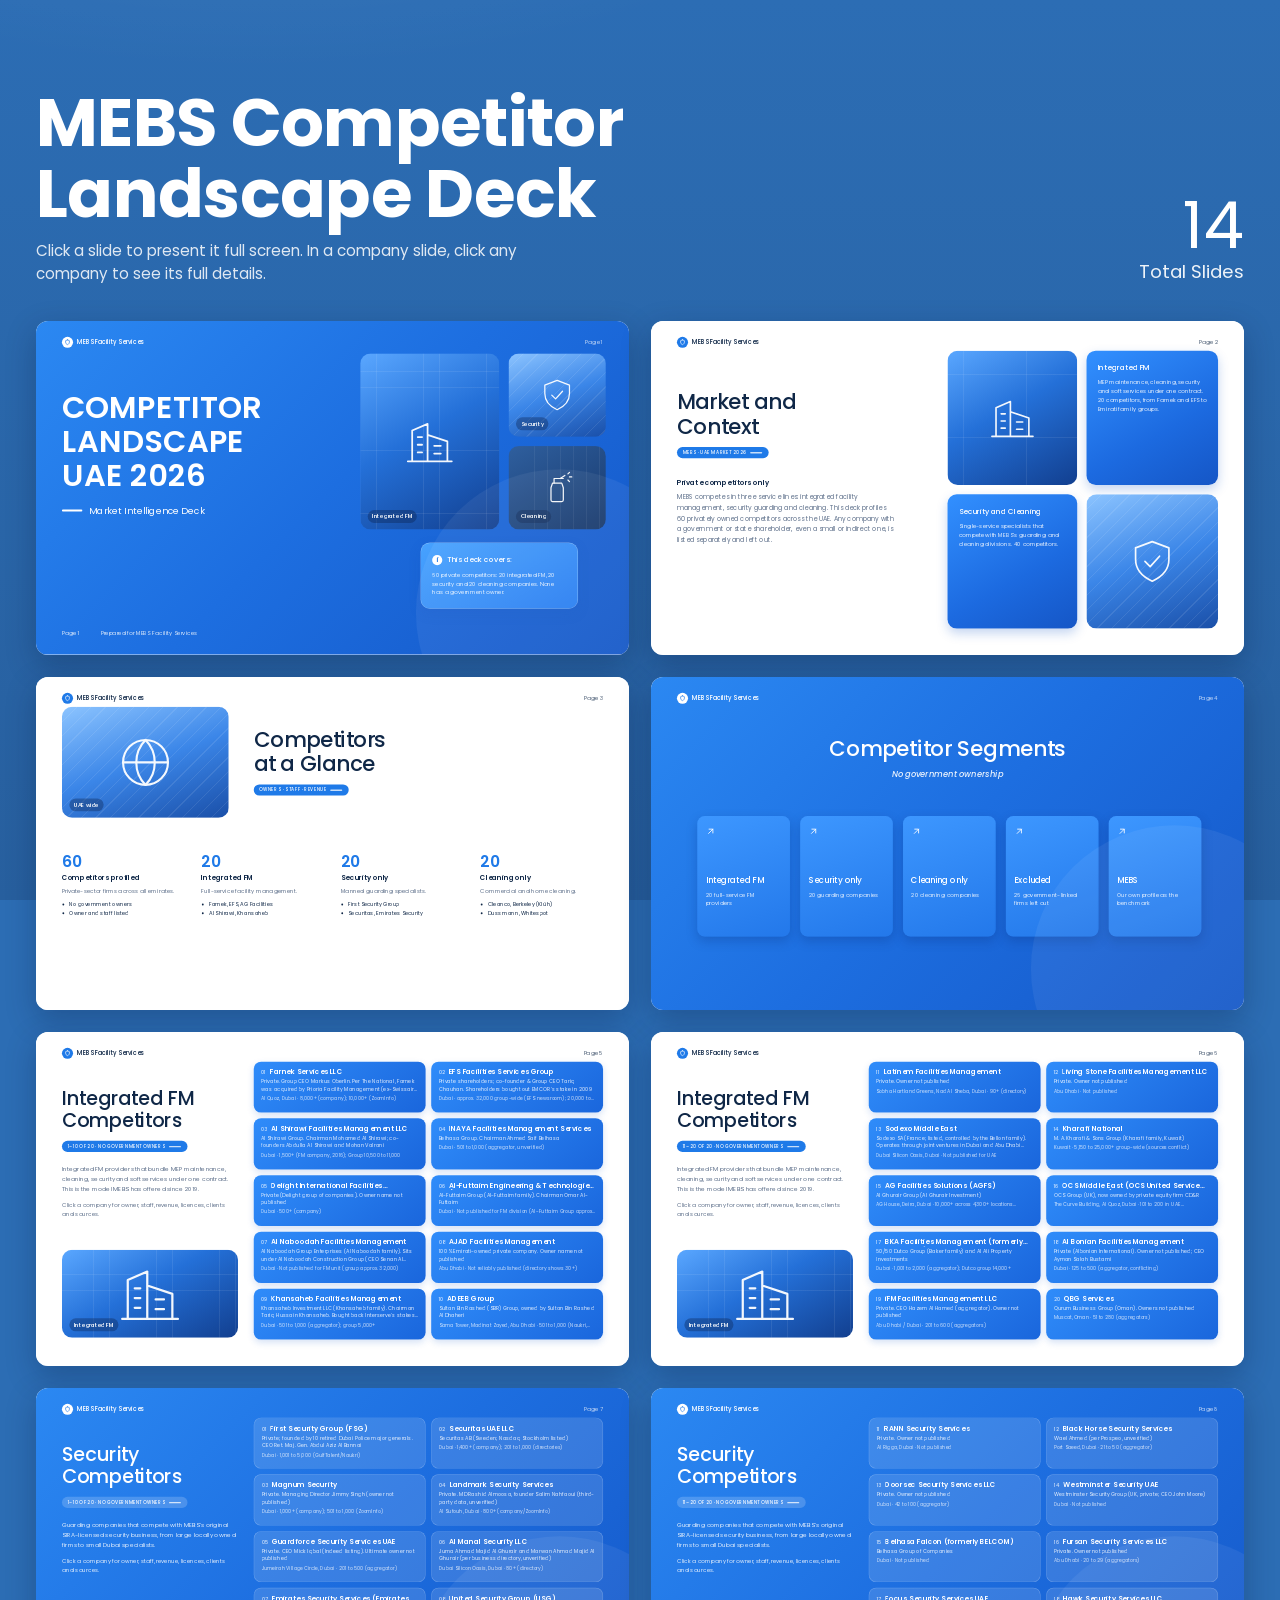
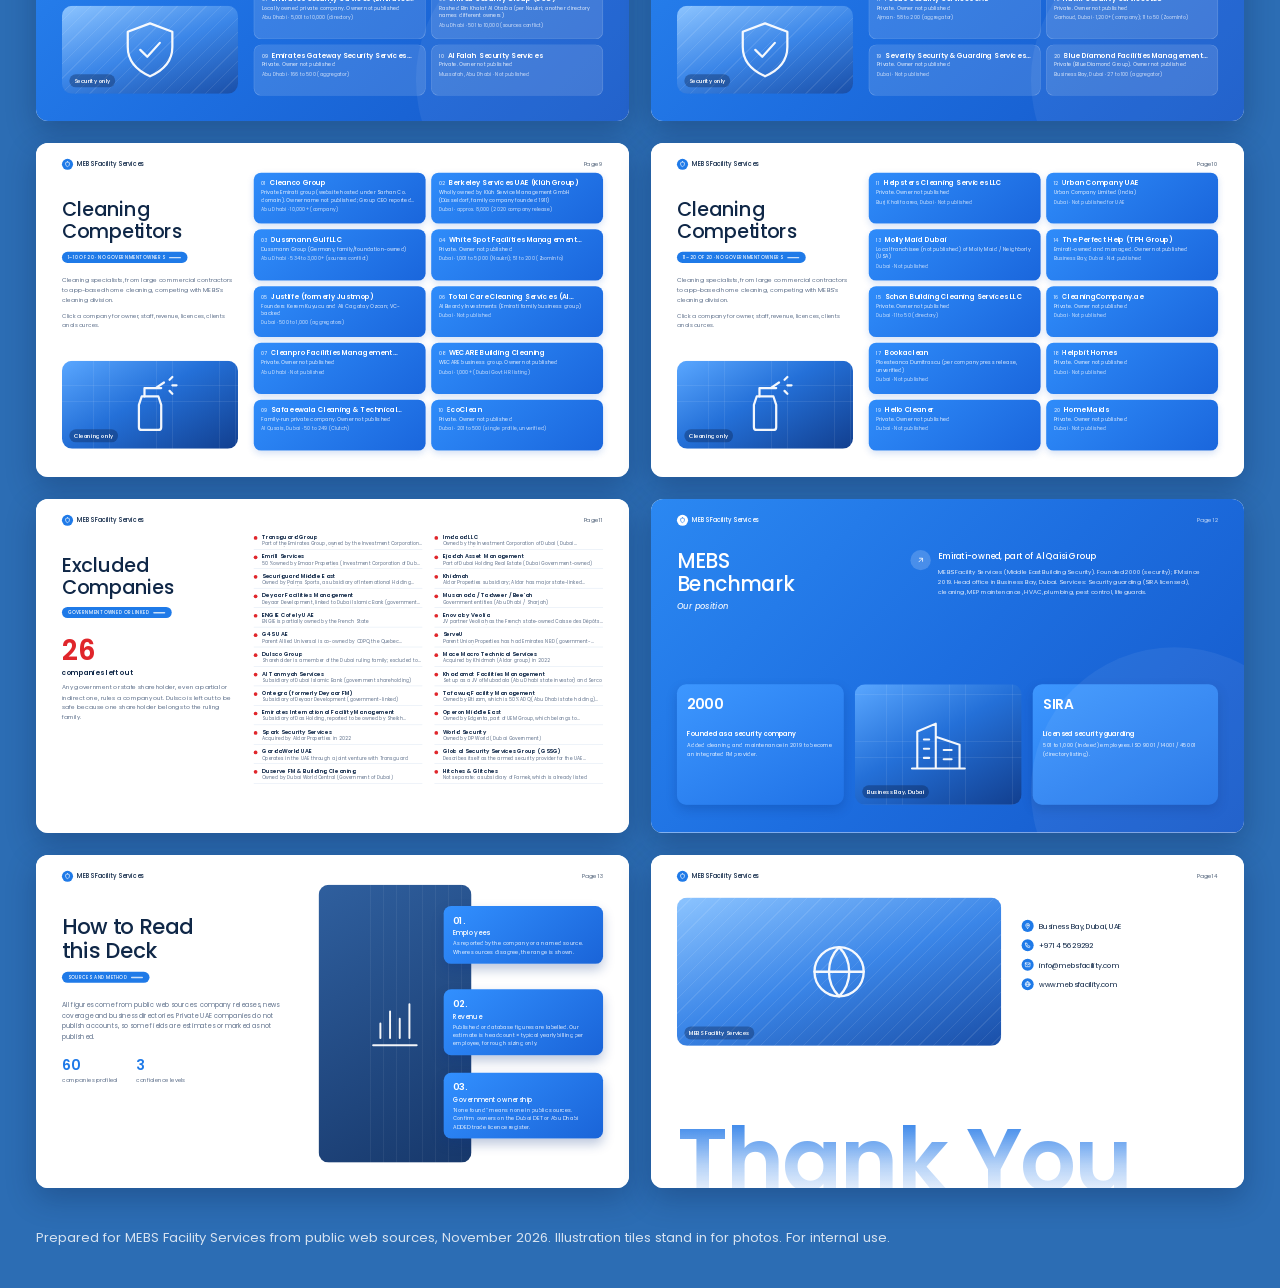
<file: research/mebs-competitors/MEBS_Competitor_Deck.html>
<!doctype html>
<html lang="en">
<head>
<meta charset="utf-8">
<meta name="viewport" content="width=device-width, initial-scale=1, viewport-fit=cover">
<title>MEBS Competitor Deck</title>
<meta name="claude:viewport-fit-sides" content="cover">
<link rel="preconnect" href="https://fonts.googleapis.com">
<link rel="preconnect" href="https://fonts.gstatic.com" crossorigin>
<link rel="stylesheet" href="https://fonts.googleapis.com/css2?family=Poppins:ital,wght@0,400;0,500;0,600;0,700;1,500&display=swap">
<style>
/* Light, single-look design: a blue presentation board (title + slide count) holding a 2-column grid of 16:9 slides drawn at 1280x720 and scaled to fit; click to present, click a company for its dossier. */
:root {
  --board: #2c6db4;
  --board-2: #275f9e;
  --blue: #1f7ae8;
  --blue-2: #1559cf;
  --blue-3: #2a8cff;
  --ink: #0f2747;
  --navy: #17386b;
  --muted: #5d6f8a;
  --soft: #eaf2fd;
  --line: #dbe5f2;
  --red: #e0262b;
  --white: #ffffff;
  --display: "Poppins", "Segoe UI", Arial, sans-serif;
  color-scheme: light;
}
* { box-sizing: border-box; }
[hidden] { display: none !important; }
:root { padding-top: env(safe-area-inset-top, 0px); padding-bottom: env(safe-area-inset-bottom, 0px); }
html { -webkit-text-size-adjust: 100%; }
body { margin: 0; font-family: var(--display); color: var(--white);
  background: radial-gradient(1200px 600px at 20% -10%, rgba(255,255,255,.10), rgba(255,255,255,0) 60%), linear-gradient(180deg, var(--board) 0%, var(--board-2) 100%) fixed; background-color: var(--board); }
body::before { content: ""; position: fixed; inset: 0 0 auto; height: env(safe-area-inset-top, 0px); z-index: 10; background: var(--board); }
.wrap { max-width: 1240px; margin: 0 auto; padding-left: max(16px, env(safe-area-inset-left, 0px)); padding-right: max(16px, env(safe-area-inset-right, 0px)); }
button { font-family: inherit; }
:focus-visible { outline: 3px solid #ffffff; outline-offset: 3px; }

/* Board header */
.boardhead .wrap { padding-block: clamp(36px, 7vw, 88px) 28px; display: flex; flex-wrap: wrap; align-items: flex-end; justify-content: space-between; gap: 20px; }
.boardhead h1 { margin: 0; font-weight: 700; font-size: clamp(2.2rem, 6vw, 4.2rem); line-height: 1.05; letter-spacing: -.01em; text-wrap: balance; }
.count { text-align: right; }
.count b { display: block; font-weight: 400; font-size: clamp(2.6rem, 6vw, 4rem); line-height: 1; }
.count span { font-size: 1.15rem; opacity: .92; }
.hint { margin: 10px 0 0; font-size: .95rem; opacity: .85; max-width: 60ch; }

.grid { display: grid; grid-template-columns: repeat(2, minmax(0, 1fr)); gap: 22px; padding-block: 8px 40px; }
.frame { position: relative; aspect-ratio: 16 / 9; max-width: 100%; border-radius: 12px; overflow: hidden; cursor: pointer; border: 0; padding: 0; background: #ffffff; box-shadow: 0 10px 30px rgba(6, 26, 60, .28); transition: transform .2s; display: block; width: 100%; }
.frame:hover { transform: translateY(-3px); }
.frame .slide, .frame .slide * { pointer-events: none; }
footer .wrap { padding-block: 0 40px; font-size: .82rem; opacity: .8; }

/* Slide canvas */
.slide { position: absolute; left: 0; top: 0; width: 1280px; height: 720px; transform: scale(var(--s, .45)); transform-origin: 0 0; overflow: hidden; font-family: var(--display); }
.slide.white { background: #ffffff; color: var(--ink); }
.slide.blue { background: linear-gradient(135deg, #2b88f2 0%, #1d6ee0 50%, #1558c8 100%); color: #ffffff; }
.slide.blue::after { content: ""; position: absolute; right: -160px; bottom: -220px; width: 620px; height: 620px; border-radius: 50%; background: rgba(255,255,255,.06); pointer-events: none; }
.abs { position: absolute; }
.brand { position: absolute; left: 56px; top: 34px; display: flex; align-items: center; gap: 9px; font-size: 13px; font-weight: 500; }
.brand i { width: 24px; height: 24px; border-radius: 50%; display: grid; place-items: center; background: var(--blue); }
.blue .brand i { background: #ffffff; }
.brand i svg { width: 14px; height: 14px; stroke: #ffffff; }
.blue .brand i svg { stroke: var(--blue); }
.pageno { position: absolute; right: 56px; top: 36px; font-size: 12px; opacity: .75; }
.h { margin: 0; font-weight: 500; font-size: 46px; line-height: 1.12; letter-spacing: -.01em; }
.white .h { color: var(--ink); }
.pill { display: inline-flex; align-items: center; gap: 8px; height: 24px; padding: 0 14px 0 12px; border-radius: 999px; background: var(--blue); color: #ffffff; font-size: 9.5px; font-weight: 500; letter-spacing: .08em; text-transform: uppercase; }
.pill::after { content: ""; width: 26px; height: 3px; border-radius: 2px; background: rgba(255,255,255,.75); }
.blue .pill { background: rgba(255,255,255,.18); }
.lead { font-size: 14px; line-height: 1.65; color: var(--muted); }
.blue .lead { color: rgba(255,255,255,.88); }
.sub { font-style: italic; font-weight: 500; font-size: 18px; }

/* Illustration tile (stands in for a photo) */
.photo { position: absolute; border-radius: 22px; overflow: hidden; display: grid; place-items: center;
  background: repeating-linear-gradient(90deg, rgba(255,255,255,.08) 0 1px, transparent 1px 34px), repeating-linear-gradient(0deg, rgba(255,255,255,.08) 0 1px, transparent 1px 34px), linear-gradient(150deg, #5aa7ff 0%, #2470d8 45%, #123f8f 100%); }
.photo.alt { background: repeating-linear-gradient(135deg, rgba(255,255,255,.09) 0 2px, transparent 2px 22px), linear-gradient(160deg, #8cc4ff 0%, #3b86e8 50%, #1a4fa8 100%); }
.photo.navy { background: repeating-linear-gradient(90deg, rgba(255,255,255,.06) 0 1px, transparent 1px 28px), linear-gradient(150deg, #2f5f9e 0%, #17386b 100%); }
.photo svg { width: 38%; max-width: 150px; height: auto; stroke: #ffffff; stroke-width: 1.6; fill: none; stroke-linecap: round; stroke-linejoin: round; opacity: .95; }
.photo .cap { position: absolute; left: 16px; bottom: 14px; font-size: 12px; font-weight: 500; color: #ffffff; background: rgba(10, 30, 70, .35); padding: 5px 10px; border-radius: 999px; }

/* Blue info card */
.bcard { position: absolute; border-radius: 20px; padding: 24px; color: #ffffff; background: linear-gradient(150deg, #3290ff 0%, #1c6ae0 60%, #1556c6 100%); box-shadow: 0 10px 24px rgba(21, 86, 198, .25); }
.bcard h4 { margin: 0 0 10px; font-size: 16px; font-weight: 500; }
.bcard p { margin: 0; font-size: 12px; line-height: 1.6; opacity: .9; }

/* Company cards */
.cgrid { position: absolute; display: grid; grid-template-columns: repeat(2, minmax(0, 1fr)); grid-auto-rows: 1fr; gap: 12px; }
.co { border: 0; text-align: left; cursor: pointer; border-radius: 16px; padding: 13px 16px 12px; display: grid; align-content: start; gap: 4px; min-width: 0; font-family: var(--display);
  color: #ffffff; background: linear-gradient(140deg, #2f8cfa 0%, #1a66dc 100%); box-shadow: 0 6px 16px rgba(21, 86, 198, .18); }
.blue .co { background: rgba(255,255,255,.13); border: 1px solid rgba(255,255,255,.24); box-shadow: none; }
.co .n { display: flex; gap: 8px; align-items: baseline; font-size: 15px; font-weight: 600; line-height: 1.25; }
.co .n em { font-style: normal; font-size: 11px; font-weight: 500; opacity: .75; flex: none; }
.co .n span { display: -webkit-box; -webkit-line-clamp: 1; -webkit-box-orient: vertical; overflow: hidden; }
.co .o { font-size: 11px; line-height: 1.45; opacity: .88; display: -webkit-box; -webkit-line-clamp: 2; -webkit-box-orient: vertical; overflow: hidden; }
.co .m { font-size: 10.5px; opacity: .78; display: -webkit-box; -webkit-line-clamp: 1; -webkit-box-orient: vertical; overflow: hidden; }
.co:hover { filter: brightness(1.06); }

/* Segment arrow cards */
.seg { position: absolute; border: 0; cursor: pointer; text-align: left; font-family: var(--display); color: #ffffff; border-radius: 16px; padding: 22px 18px; display: grid; align-content: start; gap: 10px;
  background: linear-gradient(160deg, #3d97ff 0%, #2378ea 100%); box-shadow: 0 10px 22px rgba(6, 40, 110, .25); }
.seg svg { width: 22px; height: 22px; stroke: #ffffff; stroke-width: 2; fill: none; }
.seg b { margin-top: 70px; font-size: 18px; font-weight: 500; }
.seg span { font-size: 12px; line-height: 1.55; opacity: .88; }

/* Stats */
.stat b { display: block; font-size: 34px; font-weight: 600; color: var(--blue); line-height: 1.1; }
.stat h5 { margin: 4px 0 8px; font-size: 15px; font-weight: 600; color: var(--ink); }
.stat p { margin: 0 0 10px; font-size: 12px; line-height: 1.6; color: var(--muted); }
.stat ul { margin: 0; padding-left: 16px; font-size: 11.5px; line-height: 1.7; color: var(--ink); }

.ncard { position: absolute; border-radius: 16px; padding: 16px 20px; color: #ffffff; background: linear-gradient(140deg, #3290ff 0%, #1a64d8 100%); box-shadow: 0 12px 26px rgba(10, 50, 130, .28); }
.ncard b { display: block; font-size: 20px; font-weight: 600; margin-bottom: 2px; }
.ncard h5 { margin: 0 0 4px; font-size: 14px; font-weight: 500; }
.ncard p { margin: 0; font-size: 11.5px; line-height: 1.55; opacity: .9; }

.xlist { position: absolute; display: grid; grid-template-columns: repeat(2, minmax(0, 1fr)); grid-auto-rows: min-content; gap: 3px 26px; }
.xlist div { display: grid; grid-template-columns: 10px minmax(0, 1fr); gap: 0 8px; padding: 4px 0 5px; border-bottom: 1px solid var(--line); }
.xlist i { width: 8px; height: 8px; border-radius: 50%; background: var(--red); margin-top: 6px; }
.xlist b { font-size: 12px; line-height: 1.3; font-weight: 600; color: var(--ink); }
.xlist span { grid-column: 2; font-size: 10px; line-height: 1.35; color: var(--muted); display: -webkit-box; -webkit-line-clamp: 1; -webkit-box-orient: vertical; overflow: hidden; }

.tile { position: absolute; border-radius: 20px; padding: 22px; background: linear-gradient(150deg, #3d97ff 0%, #2072e6 100%); box-shadow: 0 10px 22px rgba(6, 40, 110, .22); }
.tile b { display: block; font-size: 30px; font-weight: 600; }
.tile h5 { margin: 30px 0 6px; font-size: 14px; font-weight: 600; }
.tile p { margin: 0; font-size: 11.5px; line-height: 1.55; opacity: .9; }

.contact { position: absolute; display: grid; gap: 16px; font-size: 15px; color: var(--ink); }
.contact div { display: flex; gap: 12px; align-items: center; }
.contact i { width: 26px; height: 26px; border-radius: 50%; background: var(--blue); display: grid; place-items: center; flex: none; }
.contact svg { width: 14px; height: 14px; stroke: #ffffff; stroke-width: 2.4; fill: none; }
.thanks { position: absolute; left: 56px; bottom: -34px; font-size: 190px; font-weight: 600; letter-spacing: -.02em; line-height: 1;
  background: linear-gradient(180deg, #2a7de8 0%, rgba(42,125,232,.35) 55%, rgba(42,125,232,0) 100%); -webkit-background-clip: text; background-clip: text; color: transparent; }

/* Presenter */
.viewer { position: fixed; inset: 0; z-index: 20; background: rgba(6, 18, 44, .94); display: grid; grid-template-rows: auto 1fr auto; padding: calc(12px + env(safe-area-inset-top, 0px)) max(12px, env(safe-area-inset-right, 0px)) calc(12px + env(safe-area-inset-bottom, 0px)) max(12px, env(safe-area-inset-left, 0px)); }
.vbar { display: flex; justify-content: space-between; align-items: center; gap: 12px; font-size: .9rem; }
.vstage { display: grid; place-items: center; min-height: 0; }
.vframe { position: relative; aspect-ratio: 16 / 9; width: min(100%, calc((100vh - 140px) * 16 / 9)); max-width: 100%; border-radius: 10px; overflow: hidden; background: #ffffff; }
.vnav { display: flex; justify-content: center; gap: 12px; }
.btn { border: 1px solid rgba(255,255,255,.35); background: rgba(255,255,255,.1); color: #ffffff; border-radius: 999px; padding: 10px 18px; font-size: .9rem; cursor: pointer; }
.btn:hover { background: rgba(255,255,255,.2); }

/* Company dossier */
.modal { position: fixed; inset: 0; z-index: 30; background: rgba(6, 18, 44, .6); display: grid; place-items: center; padding: max(16px, env(safe-area-inset-top, 0px)) max(16px, env(safe-area-inset-right, 0px)) max(16px, env(safe-area-inset-bottom, 0px)) max(16px, env(safe-area-inset-left, 0px)); }
.dossier { width: min(780px, 100%); max-height: 100%; overflow: auto; background: #ffffff; color: var(--ink); border-radius: 20px; }
.dhead { padding: 22px 24px; color: #ffffff; background: linear-gradient(135deg, #2b88f2 0%, #1558c8 100%); display: flex; justify-content: space-between; gap: 16px; align-items: flex-start; }
.dhead h3 { margin: 0; font-size: 1.35rem; font-weight: 600; line-height: 1.25; }
.dhead small { display: block; margin-top: 4px; font-size: .78rem; opacity: .85; letter-spacing: .06em; text-transform: uppercase; }
.dhead .btn { flex: none; }
.dbody { margin: 0; padding: 6px 24px 24px; display: grid; grid-template-columns: repeat(2, minmax(0, 1fr)); gap: 0 26px; }
.dbody div { min-width: 0; }
.dbody .wide { grid-column: 1 / -1; }
.dbody dt { margin: 16px 0 4px; font-size: .7rem; font-weight: 600; letter-spacing: .08em; text-transform: uppercase; color: var(--blue); }
.dbody dd { margin: 0; font-size: .9rem; line-height: 1.55; overflow-wrap: anywhere; }
.chip { display: inline-block; padding: 4px 10px; border-radius: 999px; font-size: .8rem; font-weight: 500; background: #e3f5ec; color: #12784f; }
.chip.low { background: #fdf0d9; color: #8a5a00; }

@media (max-width: 760px) {
  .grid { grid-template-columns: minmax(0, 1fr); }
  .count { text-align: left; }
  .dbody { grid-template-columns: minmax(0, 1fr); }
}
@media (prefers-reduced-motion: reduce) { .frame { transition: none; } }
</style>
</head>
<body>

<header class="boardhead">
  <div class="wrap">
    <div>
      <h1>MEBS Competitor<br>Landscape Deck</h1>
      <p class="hint">Click a slide to present it full screen. In a company slide, click any company to see its full details.</p>
    </div>
    <div class="count"><b id="total">14</b><span>Total Slides</span></div>
  </div>
</header>

<main class="wrap">
  <div class="grid" id="grid"></div>
</main>

<footer><div class="wrap">Prepared for MEBS Facility Services from public web sources, November 2026. Illustration tiles stand in for photos. For internal use.</div></footer>

<div class="viewer" id="viewer" hidden role="dialog" aria-modal="true" aria-label="Presentation">
  <div class="vbar"><span id="vcount">1 / 14</span><button class="btn" id="vclose" type="button">Close</button></div>
  <div class="vstage"><div class="vframe" id="vframe"></div></div>
  <div class="vnav"><button class="btn" id="vprev" type="button">Previous</button><button class="btn" id="vnext" type="button">Next</button></div>
</div>

<div class="modal" id="modal" hidden role="dialog" aria-modal="true" aria-labelledby="dname">
  <div class="dossier">
    <div class="dhead"><div><h3 id="dname"></h3><small id="dcat"></small></div><button class="btn" id="dclose" type="button">Close</button></div>
    <dl class="dbody" id="dbody"></dl>
  </div>
</div>

<script>
const DATA = {"companies": [{"cat": "FM", "name": "Farnek Services LLC", "svc": "Integrated FM: MEP/hard services, cleaning, security (Farnek Security), hospitality staffing, smart/green FM", "owner": "Private. Group CEO Markus Oberlin. Per The National, Farnek was acquired by Prioria Facility Management (ex-Swissair property arm bought out by private investors). Company calls itself Swiss-owned and independent", "nat": "Swiss (owner/management)", "own": "Private", "year": "1980", "hq": "Al Quoz, Dubai", "cov": "UAE (all emirates), regional projects", "emp": "8,000+ (company); 10,000+ (ZoomInfo)", "cap": "Won contracts worth AED 607M+ in 2023 (company); mobilised 800 cleaning staff for Dubai Airports contract", "rev": "Not published. ZoomInfo estimate US$211M (approx. AED 775M)", "est": "approx. AED 600M to 1,100M", "lic": "SIRA (security arm)", "cli": "Dubai Airports", "why": "Same Dubai base and same mix of security + cleaning + MEP. Ranked #2 in FM Middle East Power List 2025", "gov": "No government or state shareholder found in public sources", "conf": "Medium", "src": "farnek.com/about-us; thenationalnews.com (Oberlin profile); farnek.com (AED 607M 2023 release); i-fm.net (Dubai Airports)"}, {"cat": "FM", "name": "EFS Facilities Services Group", "svc": "Integrated FM: hard/soft services, security (acquired SecurePlus 2016 and Guardian Safety & Security), cleaning, energy", "owner": "Private shareholders; co-founder & Group CEO Tariq Chauhan. Shareholders bought out EMCOR's stake in 2009", "nat": "Indian (co-founder/CEO), UAE-incorporated", "own": "Private", "year": "2006 (EFS brand since 2009)", "hq": "Dubai", "cov": "25 countries, 40 operating companies (Middle East, Africa, Asia, Europe)", "emp": "approx. 32,000 group-wide (EFS newsroom); 20,000 to 25,000 in earlier reports", "cap": "50M+ sqm under management; US$1bn international order book milestone", "rev": "Approx. US$270M in 2021 (Forbes ME). A separate Forbes ME profile cites US$900M for 2021, so figures conflict", "est": "approx. AED 1,500M to 3,520M", "lic": "SIRA (security subsidiaries)", "cli": "Large government-related and corporate portfolios across GCC", "why": "Full IFM incl. in-house security, Dubai HQ, competes for the same commercial and community contracts", "gov": "Private shareholders (names not published); bought out EMCOR in 2009. No government stake found", "conf": "Medium", "src": "forbesmiddleeast.com (Tariq Chauhan); gulfbusiness.com (EMCOR buyout); zawya.com (SecurePlus, Guardian acquisitions); newsroom.efsme.com"}, {"cat": "FM", "name": "Al Shirawi Facilities Management LLC", "svc": "Integrated FM: MEP, civil, cleaning, landscaping, pest control", "owner": "Al Shirawi Group. Chairman Mohamed Al Shirawi; co-founders Abdulla Al Shirawi and Mohan Valrani", "nat": "Emirati / Indian", "own": "Private family group", "year": "Group 1971 (FM operations from 1974 per MEFMA listing)", "hq": "Dubai", "cov": "UAE", "emp": "1,500+ (FM company, 2016); Group 10,500 to 11,000", "cap": "Part of 30+ company group; awards from RTA; ISO 41001 (BSI); BICSc certified", "rev": "Not published", "est": "approx. AED 112M to 220M", "lic": "ISO 41001, BICSc", "cli": "Dubai Design District, Dubai International Humanitarian City, RTA, IT Plaza (HOAM)", "why": "Private Emirati-backed Dubai IFM, similar commercial/community client base", "gov": "No government or state shareholder found in public sources", "conf": "Medium", "src": "mefma.org (Al Shirawi FM); zawya.com (d3, ISO 41001 releases); wikipedia (Mohan Valrani); entrepreneur.com"}, {"cat": "FM", "name": "INAYA Facilities Management Services", "svc": "Integrated FM: MEP, cleaning, soft services, helpdesk", "owner": "Belhasa Group. Chairman Ahmed Saif Belhasa", "nat": "Emirati", "own": "Private family group", "year": "December 2010", "hq": "Dubai", "cov": "UAE, wider GCC", "emp": "501 to 1,000 (aggregator, unverified)", "cap": "Mall and commercial portfolios", "rev": "Not published", "est": "approx. AED 38M to 110M", "lic": "ISO 14001, OHSAS 18001 (2014)", "cli": "Ibn Battuta Mall", "why": "Closest size peer to MEBS; Emirati family-owned Dubai IFM", "gov": "No government or state shareholder found in public sources", "conf": "Low to medium", "src": "gulfnews.com (INAYA launch); zawya.com (ISO award, Ibn Battuta); prospeo.io"}, {"cat": "FM", "name": "Delight International Facilities Management LLC", "svc": "Integrated FM: cleaning (origin), MEP maintenance, soft services", "owner": "Private (Delight group of companies). Owner name not published", "nat": "Not published", "own": "Private", "year": "1991", "hq": "Dubai", "cov": "Dubai, Abu Dhabi", "emp": "500+ (company)", "cap": "Started as a cleaning company and grew into IFM", "rev": "Not published", "est": "approx. AED 38M to 77M", "lic": "ISO certified (per company)", "cli": "Not published", "why": "Size peer that also grew from one service line into IFM, as MEBS did", "gov": "No government or state shareholder found in public sources", "conf": "Low", "src": "delightifm.com/about; devex.com; enggpro.com"}, {"cat": "FM", "name": "Al-Futtaim Engineering & Technologies (Facilities Management division)", "svc": "Facilities maintenance (MEP, civil), property strategy, infrastructure and golf course maintenance, outsourced technical manpower", "owner": "Al-Futtaim Group (Al-Futtaim family). Chairman Omar Al-Futtaim", "nat": "Emirati", "own": "Private family group", "year": "Group 1930s; FM division part of Al-Futtaim Engineering", "hq": "Dubai", "cov": "UAE, Qatar", "emp": "Not published for FM division (Al-Futtaim Group approx. 42,000)", "cap": "Part of a 200+ company private group", "rev": "Not published", "est": "Cannot estimate (headcount unknown)", "lic": "Not published", "cli": "Ministry of Education, Government of Sharjah, Dubai Municipality, dnata", "why": "Private Emirati engineering-led FM competitor for MEP and maintenance contracts", "gov": "No government or state shareholder found in public sources", "conf": "Medium", "src": "meconstructionnews.com (AFET MEFMA partner); zawya.com (AFET maintenance contracts); khaleejtimes.com"}, {"cat": "FM", "name": "Al Naboodah Facilities Management", "svc": "Integrated hard and soft FM: security, concierge, energy and waste management, pest control, water tank cleaning, landscaping, fire systems", "owner": "Al Naboodah Group Enterprises (Al Naboodah family). Sits under Al Naboodah Construction Group (CEO Senan Al Naboodah)", "nat": "Emirati", "own": "Private family group", "year": "Group 1958; FM unit launched as diversification (date not confirmed)", "hq": "Dubai", "cov": "UAE", "emp": "Not published for FM unit (group approx. 32,000)", "cap": "Fire and statutory services self-delivered within group", "rev": "Not published", "est": "Cannot estimate (headcount unknown)", "lic": "Not published", "cli": "Group and third-party property portfolios", "why": "Offers security + cleaning-type soft services alongside MEP, same model as MEBS", "gov": "No government or state shareholder found in public sources", "conf": "Low to medium", "src": "gulfnews.com (Al Naboodah launches FM unit); technicalreviewmiddleeast.com; gulftalent.com"}, {"cat": "FM", "name": "AJAD Facilities Management", "svc": "Total FM: MEP maintenance, cleaning, soft services", "owner": "100% Emirati-owned private company. Owner name not published", "nat": "Emirati", "own": "Private", "year": "2002", "hq": "Abu Dhabi", "cov": "UAE", "emp": "Not reliably published (directory shows 30+)", "cap": "Residential, hospitality, healthcare, education and industrial clients", "rev": "Not published", "est": "Cannot estimate (headcount unknown)", "lic": "Not published", "cli": "Not published", "why": "Emirati-owned IFM competitor in Abu Dhabi", "gov": "No government or state shareholder found in public sources", "conf": "Low", "src": "village.ai (AJAD FM); bayut.com (FM companies Abu Dhabi)"}, {"cat": "FM", "name": "Khansaheb Facilities Management", "svc": "Integrated FM: MEP, civil maintenance, soft services; grew out of Khansaheb's construction business", "owner": "Khansaheb Investment LLC (Khansaheb family). Chairman Tariq Hussain Khansaheb. Bought back Interserve's stakes in group companies", "nat": "Emirati", "own": "Private family group", "year": "Group 1935; FM company (Khansaheb FMS LLC) 2020", "hq": "Dubai", "cov": "UAE", "emp": "501 to 1,000 (aggregator); group 5,000+", "cap": "Backed by a 90-year-old contracting group", "rev": "Not published", "est": "approx. AED 38M to 110M", "lic": "Not published", "cli": "Commercial and community portfolios", "why": "Emirati family-owned IFM in Dubai competing for MEP and soft-services contracts", "gov": "No government or state shareholder found in public sources", "conf": "Medium", "src": "forbesmiddleeast.com (Khansaheb Group); zawya.com (buyback from Interserve); cm-today.com"}, {"cat": "FM", "name": "ADEEB Group", "svc": "Integrated FM, MEP contracting, HVAC operation and maintenance", "owner": "Sultan Bin Rashed (SBR) Group, owned by Sultan Bin Rashed Al Dhaheri", "nat": "Emirati", "own": "Private family group", "year": "1994", "hq": "Sama Tower, Madinat Zayed, Abu Dhabi", "cov": "Abu Dhabi, Dubai, Al Ain, Ajman, Mussafah", "emp": "501 to 1,000 (Naukri, ZoomInfo)", "cap": "Branches in Dubai, Al Ain, Ajman and Mussafah", "rev": "Not published", "est": "approx. AED 38M to 110M", "lic": "ISO 9001, 14001, 45001, 41001, 50001", "cli": "Commercial and industrial clients in Abu Dhabi", "why": "Emirati-owned IFM with strong Abu Dhabi base", "gov": "No government or state shareholder found in public sources", "conf": "Medium", "src": "mefma.org (Adeeb Group); bayut.com (Abu Dhabi FM list); naukrigulf.com"}, {"cat": "FM", "name": "Latinem Facilities Management", "svc": "Technology-driven integrated FM: MEP, soft services, helpdesk", "owner": "Private. Owner not published", "nat": "Not published", "own": "Private", "year": "2014", "hq": "Sobha Hartland Greens, Nad Al Sheba, Dubai", "cov": "UAE", "emp": "90+ (directory)", "cap": "Residential communities and towers", "rev": "Not published", "est": "approx. AED 7M to 16M", "lic": "Not published", "cli": "Owners associations and residential communities", "why": "Dubai IFM competing for owners-association and community contracts", "gov": "No government or state shareholder found in public sources", "conf": "Low", "src": "mefma.org (Latinem FM); village.ai; dubizzle.com (FM companies Dubai)"}, {"cat": "FM", "name": "Living Stone Facilities Management LLC", "svc": "Facility management with an industrial-sector focus", "owner": "Private. Owner not published", "nat": "Not published", "own": "Private", "year": "Not published", "hq": "Abu Dhabi", "cov": "UAE", "emp": "Not published", "cap": "Described as one of the larger FM firms in Abu Dhabi", "rev": "Not published", "est": "Cannot estimate (headcount unknown)", "lic": "Not published", "cli": "Industrial clients", "why": "Abu Dhabi FM competitor in industrial sites", "gov": "No government or state shareholder found in public sources", "conf": "Low", "src": "bayut.com (FM companies Abu Dhabi); ensun.io"}, {"cat": "FM", "name": "Sodexo Middle East", "svc": "Integrated FM: catering, reception, maintenance, cleaning, facilities and equipment management", "owner": "Sodexo SA (France; listed, controlled by the Bellon family). Operates through joint ventures in Dubai and Abu Dhabi (Sodexo | Kelvin)", "nat": "French (parent)", "own": "Private (listed multinational, family-controlled)", "year": "In UAE since 1974; Kelvin (Abu Dhabi) since 1984", "hq": "Dubai Silicon Oasis, Dubai", "cov": "UAE, Oman, Qatar", "emp": "Not published for UAE", "cap": "Global group; healthcare, education and corporate sites", "rev": "Not published for UAE", "est": "Cannot estimate (headcount unknown)", "lic": "Not published", "cli": "Healthcare, education and corporate sites", "why": "Global soft-services and IFM player bidding for large corporate contracts", "gov": "Parent controlled by the Bellon family; no state owner found. Local JV partners not published, so verify", "conf": "Medium", "src": "middleeast.sodexo.com (Kelvin Catering Services); zawya.com (Sodexo healthcare release)"}, {"cat": "FM", "name": "Kharafi National", "svc": "Construction, operation & maintenance and facilities management", "owner": "M. A. Kharafi & Sons Group (Kharafi family, Kuwait)", "nat": "Kuwaiti", "own": "Private family group", "year": "UAE branch 1995 (Dubai), Abu Dhabi 1996", "hq": "Kuwait (UAE offices in Dubai and Abu Dhabi)", "cov": "UAE, Kuwait, Qatar, Bahrain, Egypt", "emp": "5,150 to 25,000+ group-wide (sources conflict)", "cap": "Large O&M contractor for infrastructure and utilities", "rev": "Not published", "est": "Cannot estimate (headcount unknown)", "lic": "Not published", "cli": "Infrastructure and utilities O&M", "why": "Competes for large O&M and FM contracts", "gov": "No government or state shareholder found in public sources", "conf": "Medium", "src": "meed.com (Kharafi National); highperformr.ai; aeconline.ae"}, {"cat": "FM", "name": "AG Facilities Solutions (AGFS)", "svc": "Total FM and contracting: MEP, cleaning, soft services", "owner": "Al Ghurair Group (Al Ghurair Investment)", "nat": "Emirati", "own": "Private family group", "year": "2003 to 2006 (sources conflict)", "hq": "AG House, Deira, Dubai", "cov": "UAE", "emp": "10,000+ across 4,300+ locations (company)", "cap": "4,300+ service locations", "rev": "Not published", "est": "approx. AED 750M to 1,100M", "lic": "Not published", "cli": "Retail, commercial and residential portfolios", "why": "One of the largest private Emirati IFM providers in Dubai", "gov": "No government or state shareholder found in public sources", "conf": "Medium", "src": "mefma.org (AG Facilities Solutions); zawya.com (Al Ghurair appoints AGFS CEO); zoominfo.com"}, {"cat": "FM", "name": "OCS Middle East (OCS United Service Emirates LLC)", "svc": "Integrated FM, MEP O&M, commercial cleaning and housekeeping, security", "owner": "OCS Group (UK), now owned by private equity firm CD&R", "nat": "British (parent)", "own": "Private (PE-owned)", "year": "Regional launch via JV with Tadmur Group", "hq": "The Curve Building, Al Quoz, Dubai", "cov": "UAE, Qatar", "emp": "101 to 200 in UAE (aggregator); group 87,000+", "cap": "Backed by a global FM group", "rev": "Not published for UAE", "est": "approx. AED 8M to 22M", "lic": "Not published", "cli": "Corporate offices", "why": "International IFM with cleaning and security in Dubai", "gov": "No government or state shareholder found in public sources", "conf": "Low to medium", "src": "bbgdubai.org (OCS Middle East); zawya.com (OCS enters Qatar); pulse2.com (OCS/Mitie)"}, {"cat": "FM", "name": "BKA Facilities Management (formerly BK Gulf FM)", "svc": "Integrated FM: MEP, building services, soft services", "owner": "50/50 Dutco Group (Baker family) and Al Ali Property Investments", "nat": "Emirati", "own": "Private", "year": "1998 (rebranded 2023)", "hq": "Dubai", "cov": "UAE", "emp": "1,001 to 2,000 (aggregator); Dutco group 14,000+", "cap": "Dutco bought out Balfour Beatty's 49% in 2017", "rev": "Not published", "est": "approx. AED 75M to 220M", "lic": "Not published", "cli": "Commercial and residential buildings", "why": "Established Dubai IFM with MEP strength", "gov": "No government or state shareholder found in public sources", "conf": "Medium", "src": "dutco.com (BK Gulf FM); thenationalnews.com (Balfour Beatty sale); mefma.org (BKA FM)"}, {"cat": "FM", "name": "Al Bonian Facilities Management", "svc": "Hard FM, soft FM, security, engineering and specialist services", "owner": "Private (Albonian International). Owner not published; CEO Ayman Salah Bustami", "nat": "Not published", "own": "Private", "year": "2013", "hq": "Dubai", "cov": "UAE", "emp": "125 to 500 (aggregator, conflicting)", "cap": "Offers security in-house, like MEBS", "rev": "Not published", "est": "approx. AED 9M to 55M", "lic": "Not published", "cli": "Commercial and residential", "why": "Dubai IFM bundling security and soft services", "gov": "No government or state shareholder found in public sources", "conf": "Low", "src": "mefma.org (Al Bonian FM); cbnme.com; prospeo.io"}, {"cat": "FM", "name": "iFM Facilities Management LLC", "svc": "Smart integrated FM across all seven emirates", "owner": "Private. CEO Hazem Al Hamed (aggregator). Owner not published", "nat": "Not published", "own": "Private", "year": "Not published", "hq": "Abu Dhabi / Dubai (sources conflict)", "cov": "All seven emirates", "emp": "201 to 600 (aggregators)", "cap": "UAE-wide coverage", "rev": "Not published", "est": "approx. AED 15M to 66M", "lic": "Not published", "cli": "Not published", "why": "UAE-wide IFM competitor", "gov": "No government or state shareholder found in public sources", "conf": "Low", "src": "mefma.org (iFM); aeroleads.com; village.ai"}, {"cat": "FM", "name": "QBG Services", "svc": "Facilities management, staffing, landscaping", "owner": "Qurum Business Group (Oman). Owners not published", "nat": "Omani", "own": "Private group", "year": "Group 1970 (unverified)", "hq": "Muscat, Oman (UAE operations in Dubai and Abu Dhabi)", "cov": "UAE, Oman", "emp": "51 to 280 (aggregators)", "cap": "Staffing arm placed 150+ Emiratis on UAE projects", "rev": "Not published", "est": "approx. AED 4M to 31M", "lic": "Not published", "cli": "Hospitality and commercial clients", "why": "FM and staffing competitor in Dubai and Abu Dhabi", "gov": "No government or state shareholder found in public sources", "conf": "Low", "src": "village.do (QBG Services); protenders.com (Qurum Business Group); issuu.com"}, {"cat": "Security", "name": "First Security Group (FSG)", "svc": "Manned guarding, security & H&S training (FSG Training Centre), investigations, due diligence", "owner": "Private; founded by 10 retired Dubai Police major generals. CEO Ret. Maj. Gen. Abdul Aziz Al Bannai", "nat": "Emirati", "own": "Private (100% local)", "year": "2004 (start-up capital AED 20M)", "hq": "Dubai", "cov": "UAE", "emp": "1,001 to 5,000 (GulfTalent/Naukri)", "cap": "Dubai Police-registered training centre", "rev": "Not published", "est": "approx. AED 72M to 500M", "lic": "SIRA; training registered with Dubai Police and Dubai Ambulance", "cli": "Corporate and government-related clients", "why": "Emirati-owned Dubai guarding firm, direct overlap with MEBS's origin business", "gov": "Private, 100% local. Founders are retired Dubai Police officers investing as private individuals; no government shareholder found", "conf": "Medium", "src": "gulfnews.com (ex-police officers launch FSG; 'We know the meaning of security'); gulftalent.com"}, {"cat": "Security", "name": "Securitas UAE LLC", "svc": "Specialised guarding, mobile patrol, security receptionists, electronic security, monitoring", "owner": "Securitas AB (Sweden; Nasdaq Stockholm listed)", "nat": "Swedish (parent)", "own": "Private (listed multinational)", "year": "2009 (UAE)", "hq": "Dubai", "cov": "UAE", "emp": "1,400+ (company); 201 to 1,000 (directories)", "cap": "400+ clients; 37% growth in 2014", "rev": "Not published for UAE", "est": "approx. AED 72M to 140M", "lic": "SIRA", "cli": "Corporate offices, community sponsorship (Dubai Exiles RFC)", "why": "Competes on premium corporate guarding in Dubai", "gov": "Parent listed in Stockholm; main shareholders are private Swedish investment companies. No state owner", "conf": "Medium", "src": "tradearabia.com (37% growth 2014); zawya.com; dubaiexiles.com"}, {"cat": "Security", "name": "Magnum Security", "svc": "Security guards, consulting, VIP/close protection, security chauffeurs, CCTV monitoring", "owner": "Private. Managing Director Jimmy Singh (owner not published)", "nat": "Not published", "own": "Private", "year": "2003", "hq": "Dubai (new facility planned in Jebel Ali)", "cov": "UAE", "emp": "1,000+ (company); 501 to 1,000 (ZoomInfo)", "cap": "SIRA and SGS ISO 9001:2015 certified", "rev": "Approx. US$44.5M (ZoomInfo estimate, unverified)", "est": "approx. AED 36M to 100M", "lic": "SIRA, ISO 9001:2015", "cli": "Residential and commercial buildings", "why": "Similar-size Dubai guarding firm, direct price competitor", "gov": "No government or state shareholder found in public sources", "conf": "Medium", "src": "khaleejtimes.com ('Security that matters', 'Think safety with Magnum'); magnumsecurity.ae; zoominfo.com"}, {"cat": "Security", "name": "Landmark Security Services", "svc": "Manned guarding for residential and corporate clients", "owner": "Private. MD Rashid Almoosa, founder Salim Nahfaoui (third-party data, unverified)", "nat": "Not confirmed", "own": "Private", "year": "2004", "hq": "Al Sufouh, Dubai", "cov": "UAE", "emp": "800+ (company/ZoomInfo)", "cap": "SIRA certified", "rev": "Not published", "est": "approx. AED 58M to 100M", "lic": "SIRA", "cli": "Residential communities, corporate", "why": "Size peer of MEBS in Dubai guarding", "gov": "No government or state shareholder found in public sources", "conf": "Low to medium", "src": "landmarksecurity.ae; dubizzle.com (security companies); zoominfo.com; prospeo.io"}, {"cat": "Security", "name": "Guardforce Security Services UAE", "svc": "SIRA-licensed manned guarding for retail, education, hospitality, commercial and industrial", "owner": "Private. CEO Mick Iqbal (Indeed listing). Ultimate owner not published", "nat": "Not confirmed", "own": "Private", "year": "April 2007 (Dubai office)", "hq": "Jumeirah Village Circle, Dubai", "cov": "UAE", "emp": "201 to 500 (aggregator)", "cap": "Multi-sector guarding", "rev": "Not published", "est": "approx. AED 14M to 50M", "lic": "SIRA", "cli": "Retail, schools, hotels", "why": "Smaller Dubai guarding competitor in the same segments", "gov": "No government or state shareholder found in public sources", "conf": "Low", "src": "guardforce.ae; ae.indeed.com; prospeo.io"}, {"cat": "Security", "name": "Al Manal Security LLC", "svc": "Private security guarding and investigations, community-focused contracts", "owner": "Juma Ahmad Majid Al Ghurair and Marwan Ahmad Majid Al Ghurair (per business directory, unverified)", "nat": "Emirati", "own": "Private family", "year": "2005", "hq": "Dubai Silicon Oasis, Dubai", "cov": "UAE", "emp": "80+ (directory)", "cap": "Small and community contracts", "rev": "Not published", "est": "approx. AED 6M to 15M", "lic": "SIRA", "cli": "Residential communities", "why": "Emirati family-owned Dubai guarding firm", "gov": "No government or state shareholder found in public sources", "conf": "Low", "src": "village.ai (Al Manal Security); contactout.com; propertyfinder.ae"}, {"cat": "Security", "name": "Emirates Security Services (Emirates Guard Services)", "svc": "Manned guarding", "owner": "Locally owned private company. Owner not published", "nat": "Emirati", "own": "Private", "year": "2005", "hq": "Abu Dhabi", "cov": "UAE", "emp": "5,001 to 10,000 (directory)", "cap": "Calls itself the largest locally owned security company", "rev": "Not published", "est": "approx. AED 360M to 1,000M", "lic": "Abu Dhabi Police Security Support Services; federal licences", "cli": "Not published", "why": "Large Abu Dhabi guarding competitor", "gov": "No government or state shareholder found in public sources", "conf": "Low", "src": "naukrigulf.com (Emirates Security Services); kompass.com"}, {"cat": "Security", "name": "United Security Group (USG)", "svc": "Security guarding and mobile patrolling", "owner": "Rashed Bin Khalaf Al Otaiba (per Naukri; another directory names different owners)", "nat": "Emirati", "own": "Private", "year": "2007", "hq": "Abu Dhabi (5 branches)", "cov": "UAE", "emp": "501 to 10,000 (sources conflict)", "cap": "Five branch offices", "rev": "US$10M to 50M (Naukri) vs US$172.6M (ZoomInfo), estimates", "est": "approx. AED 72M to 500M", "lic": "Not published", "cli": "Not published", "why": "One of the larger locally owned guarding firms", "gov": "No government or state shareholder found in public sources", "conf": "Low to medium", "src": "naukrigulf.com (United Security Group); zoominfo.com; indeed.com"}, {"cat": "Security", "name": "Emirates Gateway Security Services (EGSS)", "svc": "Manned guarding", "owner": "Private. Owner not published", "nat": "Not published", "own": "Private", "year": "2007", "hq": "Abu Dhabi", "cov": "UAE", "emp": "166 to 500 (aggregator)", "cap": "Abu Dhabi guarding", "rev": "Not published", "est": "approx. AED 12M to 50M", "lic": "Not published", "cli": "Not published", "why": "Abu Dhabi guarding competitor", "gov": "No government or state shareholder found in public sources", "conf": "Low", "src": "prospeo.io (EGSS); propertyfinder.ae"}, {"cat": "Security", "name": "Al Falah Security Services", "svc": "Guarding, access control, perimeter patrols, electronic security operations, 24/7 operations centre", "owner": "Private. Owner not published", "nat": "Not published", "own": "Private", "year": "Not published", "hq": "Mussafah, Abu Dhabi", "cov": "UAE", "emp": "Not published", "cap": "24/7 operations centre", "rev": "Not published", "est": "Cannot estimate (headcount unknown)", "lic": "Not published", "cli": "Not published", "why": "Abu Dhabi guarding competitor", "gov": "No government or state shareholder found in public sources", "conf": "Low", "src": "naukrigulf.com (Al Falah Security Services)"}, {"cat": "Security", "name": "RANN Security Services", "svc": "Guarding, remote monitoring, risk assessments, virtual guarding, field supervision", "owner": "Private. Owner not published", "nat": "Not published", "own": "Private", "year": "Not published", "hq": "Al Rigga, Dubai", "cov": "UAE", "emp": "Not published", "cap": "Claims to be a large SIRA-certified firm", "rev": "Not published", "est": "Cannot estimate (headcount unknown)", "lic": "ISO 9001:2008 (per listing)", "cli": "Not published", "why": "Dubai guarding competitor", "gov": "No government or state shareholder found in public sources", "conf": "Low", "src": "bayut.com (security companies); hidubai.com"}, {"cat": "Security", "name": "Black Horse Security Services", "svc": "Guarding and patrol for events, retail and residential", "owner": "Wael Ahmed (per Prospeo, unverified)", "nat": "Not published", "own": "Private", "year": "2007", "hq": "Port Saeed, Dubai", "cov": "UAE", "emp": "21 to 50 (aggregator)", "cap": "Events, hospitals, hotels", "rev": "Not published", "est": "approx. AED 2M to 5M", "lic": "Not published", "cli": "Events, hospitals, hotels", "why": "Small Dubai guarding competitor", "gov": "No government or state shareholder found in public sources", "conf": "Low", "src": "sothebysrealty.ae (security companies); hidubai.com; prospeo.io"}, {"cat": "Security", "name": "Doorsec Security Services LLC", "svc": "Manned guarding", "owner": "Private. Owner not published", "nat": "Not published", "own": "Private", "year": "2012", "hq": "Dubai", "cov": "UAE", "emp": "42 to 100 (aggregator)", "cap": "Hires directly", "rev": "Not published", "est": "approx. AED 3M to 10M", "lic": "Not confirmed", "cli": "Not published", "why": "Dubai guarding competitor", "gov": "No government or state shareholder found in public sources", "conf": "Low", "src": "prospeo.io (Doorsec); ae.indeed.com"}, {"cat": "Security", "name": "Westminster Security UAE", "svc": "Close protection, security advance teams, chauffeurs, counter-surveillance, residential security", "owner": "Westminster Security Group (UK, private; CEO John Moore)", "nat": "British (parent)", "own": "Private", "year": "2024", "hq": "Dubai", "cov": "UAE", "emp": "Not published", "cap": "High-net-worth and family office clients", "rev": "Not published", "est": "Cannot estimate (headcount unknown)", "lic": "Not published", "cli": "Private families and individuals", "why": "Premium security competitor for VIP and residential work", "gov": "No government or state shareholder found in public sources", "conf": "Medium", "src": "westminstersecurity.co.uk (Dubai launch); securitysystemsnews.com"}, {"cat": "Security", "name": "Belhasa Falcon (formerly BELCOM)", "svc": "Private security guarding", "owner": "Belhasa Group of Companies", "nat": "Emirati", "own": "Private family group", "year": "1993 or 1995 (sources conflict)", "hq": "Dubai", "cov": "UAE", "emp": "Not published", "cap": "Part of Belhasa Group", "rev": "Not published", "est": "Cannot estimate (headcount unknown)", "lic": "Not published", "cli": "Not published", "why": "Emirati family-owned Dubai guarding firm", "gov": "No government or state shareholder found in public sources", "conf": "Low", "src": "naukrigulf.com (Belhasa Falcon)"}, {"cat": "Security", "name": "Fursan Security Services LLC", "svc": "Manned guarding and mobile security", "owner": "Private. Owner not published", "nat": "Not published", "own": "Private", "year": "2014", "hq": "Abu Dhabi", "cov": "UAE", "emp": "20 to 29 (aggregators)", "cap": "Small guarding firm", "rev": "Not published", "est": "approx. AED 1M to 3M", "lic": "Not published", "cli": "Not published", "why": "Small Abu Dhabi guarding competitor", "gov": "No government or state shareholder found in public sources", "conf": "Low", "src": "village.ai (Fursan Security Services); aeroleads.com"}, {"cat": "Security", "name": "Focus Security Services UAE", "svc": "Manned guarding", "owner": "Private. Owner not published", "nat": "Not published", "own": "Private", "year": "2017", "hq": "Ajman", "cov": "UAE", "emp": "58 to 200 (aggregator)", "cap": "Northern emirates guarding", "rev": "Not published", "est": "approx. AED 4M to 20M", "lic": "Not published", "cli": "Not published", "why": "Guarding competitor in the northern emirates", "gov": "No government or state shareholder found in public sources", "conf": "Low", "src": "prospeo.io (Focus Security Services UAE)"}, {"cat": "Security", "name": "Hawk Security Services LLC", "svc": "Physical guarding, housekeeping, kitchen duct cleaning, office support", "owner": "Private. Owner not published", "nat": "Not published", "own": "Private", "year": "Not published", "hq": "Garhoud, Dubai", "cov": "All emirates", "emp": "1,200+ (company); 11 to 50 (ZoomInfo)", "cap": "Security plus housekeeping, close to MEBS's mix", "rev": "Not published", "est": "approx. AED 72M to 120M", "lic": "Not published", "cli": "Not published", "why": "Bundles security and housekeeping like MEBS", "gov": "No government or state shareholder found in public sources", "conf": "Low", "src": "naukrigulf.com (Hawk Security Services); kompass.com"}, {"cat": "Security", "name": "Severity Security & Guarding Services LLC", "svc": "Manned guarding, hospitality security", "owner": "Private. Owner not published", "nat": "Not published", "own": "Private", "year": "Not published", "hq": "Dubai", "cov": "UAE", "emp": "Not published", "cap": "Hospitality-focused", "rev": "Not published", "est": "Cannot estimate (headcount unknown)", "lic": "SIRA (per listings)", "cli": "Hospitality", "why": "Dubai guarding competitor in hospitality", "gov": "No government or state shareholder found in public sources", "conf": "Low", "src": "severitysecurity.ae; thetalentpoint.com"}, {"cat": "Security", "name": "Blue Diamond Facilities Management Services LLC", "svc": "SIRA-approved guarding (part of Blue Diamond group, which also offers FM and cleaning)", "owner": "Private (Blue Diamond Group). Owner not published", "nat": "Not published", "own": "Private", "year": "2012 (group 1995)", "hq": "Business Bay, Dubai", "cov": "UAE", "emp": "27 to 100 (aggregator)", "cap": "Guards trained at Dubai Police-approved institutes", "rev": "Not published", "est": "approx. AED 2M to 10M", "lic": "SIRA; ISO 9001, 14001, 45001", "cli": "Not published", "why": "Dubai security firm in a group that also does FM and cleaning", "gov": "No government or state shareholder found in public sources", "conf": "Low", "src": "dubizzle.com (security companies); prospeo.io; village.ai"}, {"cat": "Cleaning", "name": "Cleanco Group", "svc": "Industrial & commercial cleaning (hospitals, airports, aircraft, universities), pest control, hazardous/medical waste (Cleanco Waste Treatment)", "owner": "Private Emirati group (website hosted under Sarhan Co. domain). Owner name not published; Group CEO reported as Jamal Abdulla Lootah", "nat": "Emirati", "own": "Private", "year": "1980", "hq": "Abu Dhabi", "cov": "UAE", "emp": "10,000+ (company)", "cap": "Guinness World Record for largest hazardous waste management lesson", "rev": "Not published", "est": "approx. AED 450M to 650M", "lic": "Not published", "cli": "Hospitals, airports, aircraft, industrial sites", "why": "Largest cleaning-focused competitor; strong in Abu Dhabi", "gov": "No government or state shareholder found in public sources", "conf": "Medium", "src": "gulftalent.com (Cleanco); mefma.org (Cleanco Group); zawya.com (Guinness record); sustainabilitymenews.com"}, {"cat": "Cleaning", "name": "Berkeley Services UAE (Klüh Group)", "svc": "Maintenance cleaning, high-rise facade/window cleaning, some FM", "owner": "Wholly owned by Klüh Service Management GmbH (Düsseldorf, family company founded 1911)", "nat": "German", "own": "Private family-owned multinational", "year": "Klüh 1911; Burj Khalifa cleaning since 2010", "hq": "Dubai (also Abu Dhabi)", "cov": "UAE", "emp": "approx. 8,000 (2020 company release)", "cap": "Named one of top 3 FM providers in UAE by Klüh; 'Cleaning Company of the Year' Dubai 2018", "rev": "Not published for UAE", "est": "approx. AED 360M to 520M", "lic": "Not published", "cli": "Burj Khalifa (contract renewed 4 times), Cayan Tower", "why": "Premium tower cleaning competitor in Dubai", "gov": "Owned by the Klüh family company (Germany). No state owner", "conf": "Medium", "src": "klueh.de (Burj Khalifa extension 2020; Cleaning Company of the Year 2018; UAE page)"}, {"cat": "Cleaning", "name": "Dussmann Gulf LLC", "svc": "Cleaning & housekeeping, disinfection, healthcare facility cleaning, pest control (plus some FM)", "owner": "Dussmann Group (Germany, family/foundation-owned)", "nat": "German", "own": "Private (sole-proprietorship subsidiary)", "year": "2005", "hq": "Abu Dhabi", "cov": "UAE", "emp": "534 to 3,000+ (sources conflict)", "cap": "Healthcare cleaning specialist", "rev": "Not published", "est": "approx. AED 40M to 195M", "lic": "Not published", "cli": "Hospitals and healthcare facilities", "why": "Competes for healthcare and institutional cleaning contracts", "gov": "Owned by Dussmann Group (German private family/foundation). No state owner", "conf": "Low to medium", "src": "dussmann.ae; reveliolabs.com; mefma.org"}, {"cat": "Cleaning", "name": "White Spot Facilities Management Services LLC (Whitespot)", "svc": "Commercial & residential cleaning, housekeeping, maintenance", "owner": "Private. Owner not published", "nat": "Not published", "own": "Private", "year": "2017", "hq": "Dubai", "cov": "UAE", "emp": "1,001 to 5,000 (Naukri); 51 to 200 (ZoomInfo)", "cap": "Fast-growing cleaning workforce, regular mass hiring", "rev": "Not published", "est": "approx. AED 45M to 195M", "lic": "Not published", "cli": "Commercial buildings, residential", "why": "Fast-growing Dubai cleaning rival for building and housekeeping contracts", "gov": "No government or state shareholder found in public sources", "conf": "Low", "src": "naukrigulf.com; zoominfo.com; mefma.org (White Spot FM)"}, {"cat": "Cleaning", "name": "Justlife (formerly Justmop)", "svc": "On-demand home cleaning, plus beauty, maintenance and home healthcare", "owner": "Founders Kerem Kuyucu and Ali Cagatay Ozcan; VC-backed", "nat": "Turkish (founders)", "own": "Private (VC-backed)", "year": "2015", "hq": "Dubai", "cov": "UAE, KSA", "emp": "500 to 1,000 (aggregators)", "cap": "App-based booking platform", "rev": "Estimates range from under US$5M (ZoomInfo) to US$47.7M (Prospeo)", "est": "approx. AED 22M to 65M", "lic": "Not applicable", "cli": "Residential consumers", "why": "Competes only for residential cleaning; relevant if MEBS targets home services", "gov": "No government or state shareholder found in public sources", "conf": "Low to medium", "src": "bitscale.ai; wamda.com; zoominfo.com; prospeo.io"}, {"cat": "Cleaning", "name": "Total Care Cleaning Services (Al Bwardy Investments)", "svc": "Commercial and residential cleaning", "owner": "Al Bwardy Investments (Emirati family business group)", "nat": "Emirati", "own": "Private family group", "year": "Not published", "hq": "Dubai", "cov": "UAE", "emp": "Not published", "cap": "Part of a diversified Emirati group", "rev": "Not published", "est": "Cannot estimate (headcount unknown)", "lic": "Not published", "cli": "Not published", "why": "Emirati-owned cleaning contractor in Dubai", "gov": "No government or state shareholder found in public sources", "conf": "Low", "src": "albwardy.com (Total Care Cleaning Services page)"}, {"cat": "Cleaning", "name": "Cleanpro Facilities Management Services LLC", "svc": "Cleaning and facility services", "owner": "Private. Owner not published", "nat": "Not published", "own": "Private", "year": "2013", "hq": "Abu Dhabi (branch in Garhoud, Dubai)", "cov": "UAE", "emp": "Not published", "cap": "Branches in Abu Dhabi and Dubai", "rev": "Not published", "est": "Cannot estimate (headcount unknown)", "lic": "Not published", "cli": "Not published", "why": "Cleaning-led competitor in Abu Dhabi and Dubai", "gov": "No government or state shareholder found in public sources", "conf": "Low", "src": "mefma.org (Cleanpro FMS); yellowpages-uae.com"}, {"cat": "Cleaning", "name": "WECARE Building Cleaning", "svc": "Building cleaning", "owner": "WECARE business group. Owner not published", "nat": "Not published", "own": "Private", "year": "1997", "hq": "Dubai", "cov": "UAE", "emp": "1,000+ (Dubai Govt HR listing)", "cap": "Nationwide workforce", "rev": "Not published", "est": "approx. AED 45M to 65M", "lic": "Not published", "cli": "Not published", "why": "Established Dubai building-cleaning contractor", "gov": "No government or state shareholder found in public sources", "conf": "Low to medium", "src": "waffer.dhr.gov.ae (WECARE Bldg Cleaning)"}, {"cat": "Cleaning", "name": "Safaeewala Cleaning & Technical Services LLC", "svc": "Deep cleaning, AC maintenance, technical services", "owner": "Family-run private company. Owner not published", "nat": "Not published", "own": "Private family", "year": "2015", "hq": "Al Qusais, Dubai", "cov": "Dubai", "emp": "50 to 249 (Clutch)", "cap": "Residential and commercial deep cleaning", "rev": "Not published", "est": "approx. AED 2M to 16M", "lic": "Not published", "cli": "Residential and commercial", "why": "Dubai cleaning competitor", "gov": "No government or state shareholder found in public sources", "conf": "Low", "src": "clutch.co (Safaeewala); trustpilot.com; leadstal.com"}, {"cat": "Cleaning", "name": "EcoClean", "svc": "Eco-friendly residential and commercial cleaning, AC and kitchen deep cleaning", "owner": "Private. Owner not published", "nat": "Not published", "own": "Private", "year": "Not reliably published", "hq": "Dubai", "cov": "Dubai", "emp": "201 to 500 (single profile, unverified)", "cap": "Heavy online marketing", "rev": "Not published", "est": "Cannot estimate (headcount unknown)", "lic": "Not published", "cli": "Residential, holiday homes, offices", "why": "Visible Dubai cleaning brand", "gov": "No government or state shareholder found in public sources", "conf": "Low", "src": "cyprus-mail.com; arabtimesonline.com (promotional coverage)"}, {"cat": "Cleaning", "name": "Helpsters Cleaning Services LLC", "svc": "Maid service, deep cleaning, disinfection, commercial cleaning", "owner": "Private. Owner not published", "nat": "Not published", "own": "Private", "year": "Not published", "hq": "Burj Khalifa area, Dubai", "cov": "Dubai", "emp": "Not published", "cap": "Home and commercial", "rev": "Not published", "est": "Cannot estimate (headcount unknown)", "lic": "Not published", "cli": "Residential and commercial", "why": "Dubai cleaning competitor", "gov": "No government or state shareholder found in public sources", "conf": "Low", "src": "propertyfinder.ae (cleaning companies); magicpin.com"}, {"cat": "Cleaning", "name": "Urban Company UAE", "svc": "App-based home cleaning (monthly subscriptions, 30-minute instant cleaning) and other home services", "owner": "Urban Company Limited (India)", "nat": "Indian (parent)", "own": "Private (VC-backed, IPO-bound parent)", "year": "Dubai 2018; Abu Dhabi 2019", "hq": "Dubai", "cov": "Dubai, Abu Dhabi, Sharjah", "emp": "Not published for UAE", "cap": "Also sold through the noon app", "rev": "Not published for UAE", "est": "Cannot estimate (headcount unknown)", "lic": "Not applicable", "cli": "Residential consumers", "why": "Residential cleaning platform", "gov": "No government or state shareholder found in public sources", "conf": "Medium", "src": "urbancompany.com (Abu Dhabi launch); khaleejtimes.com (monthly subscription); gulfnews.com (noon partnership)"}, {"cat": "Cleaning", "name": "Molly Maid Dubai", "svc": "Home and office cleaning", "owner": "Local franchisee (not published) of Molly Maid / Neighborly (USA)", "nat": "Not published", "own": "Private franchise", "year": "Approx. 25 years in Dubai (self-reported)", "hq": "Dubai", "cov": "Dubai", "emp": "Not published", "cap": "International franchise brand", "rev": "Not published", "est": "Cannot estimate (headcount unknown)", "lic": "Not published", "cli": "Residential and offices", "why": "Branded home-cleaning competitor", "gov": "No government or state shareholder found in public sources", "conf": "Low", "src": "business.google.com (Molly Maid Dubai); franchising.com"}, {"cat": "Cleaning", "name": "The Perfect Help (TPH Group)", "svc": "Professional cleaning and maintenance", "owner": "Emirati-owned and managed. Owner not published", "nat": "Emirati", "own": "Private", "year": "Not published", "hq": "Business Bay, Dubai", "cov": "UAE", "emp": "Not published", "cap": "Cleaning plus AC maintenance", "rev": "Not published", "est": "Cannot estimate (headcount unknown)", "lic": "Not published", "cli": "Not published", "why": "Emirati-owned Dubai cleaning competitor", "gov": "No government or state shareholder found in public sources", "conf": "Low", "src": "naukrigulf.com (TPH Group); ae.indeed.com"}, {"cat": "Cleaning", "name": "Schon Building Cleaning Services LLC", "svc": "Commercial cleaning, deep cleaning, sanitisation", "owner": "Private. Owner not published", "nat": "Not published", "own": "Private", "year": "2017", "hq": "Dubai", "cov": "Dubai", "emp": "11 to 50 (directory)", "cap": "Small commercial cleaner", "rev": "Not published", "est": "approx. AED 0M to 3M", "lic": "Not published", "cli": "Commercial", "why": "Dubai commercial cleaning competitor", "gov": "No government or state shareholder found in public sources", "conf": "Low", "src": "ensun.io (commercial cleaning UAE)"}, {"cat": "Cleaning", "name": "CleaningCompany.ae", "svc": "Residential and commercial cleaning", "owner": "Private. Owner not published", "nat": "Not published", "own": "Private", "year": "Not published", "hq": "Dubai", "cov": "UAE", "emp": "Not published", "cap": "Featured by Gulf News as a start-up to watch", "rev": "Not published", "est": "Cannot estimate (headcount unknown)", "lic": "Not published", "cli": "Residential and commercial", "why": "Dubai cleaning competitor", "gov": "No government or state shareholder found in public sources", "conf": "Low", "src": "gulfnews.com ('A start-up to look out for in Dubai'); sothebysrealty.ae"}, {"cat": "Cleaning", "name": "Bookaclean", "svc": "Residential and commercial cleaning with flexible booking", "owner": "Ploesteanca Dumitrascu (per company press release, unverified)", "nat": "Not published", "own": "Private", "year": "Not published", "hq": "Dubai", "cov": "Dubai", "emp": "Not published", "cap": "Online booking", "rev": "Not published", "est": "Cannot estimate (headcount unknown)", "lic": "Not published", "cli": "Residential and commercial", "why": "Dubai cleaning competitor", "gov": "No government or state shareholder found in public sources", "conf": "Low", "src": "markets.financialcontent.com (ACCESS Newswire release); eyeofriyadh.com"}, {"cat": "Cleaning", "name": "Helpbit Homes", "svc": "Home and office cleaning, pest control, moving, at-home salon", "owner": "Private. Owner not published", "nat": "Not published", "own": "Private", "year": "Not published", "hq": "Dubai", "cov": "Dubai", "emp": "Not published", "cap": "Multi-service home platform", "rev": "Not published", "est": "Cannot estimate (headcount unknown)", "lic": "Not published", "cli": "Residential and offices", "why": "Residential cleaning competitor", "gov": "No government or state shareholder found in public sources", "conf": "Low", "src": "mustakbil.com (Helpbit Homes); squareyards.ae"}, {"cat": "Cleaning", "name": "Hello Cleaner", "svc": "Home and office cleaning", "owner": "Private. Owner not published", "nat": "Not published", "own": "Private", "year": "Not published", "hq": "Dubai", "cov": "Dubai", "emp": "Not published", "cap": "92 salary reviews on Indeed", "rev": "Not published", "est": "Cannot estimate (headcount unknown)", "lic": "Not published", "cli": "Residential and offices", "why": "Dubai cleaning competitor", "gov": "No government or state shareholder found in public sources", "conf": "Low", "src": "ae.indeed.com (Hello Cleaner); crunchbase.com"}, {"cat": "Cleaning", "name": "Home Maids", "svc": "Hourly maid and home cleaning services", "owner": "Private. Owner not published", "nat": "Not published", "own": "Private", "year": "2005", "hq": "Dubai", "cov": "Dubai", "emp": "Not published", "cap": "Hourly maid supply", "rev": "Not published", "est": "Cannot estimate (headcount unknown)", "lic": "Not published", "cli": "Residential", "why": "Residential cleaning competitor", "gov": "No government or state shareholder found in public sources", "conf": "Low", "src": "khaleejtimes.com ('Home maids in Dubai')"}], "excluded": [{"name": "Transguard Group", "why": "Part of the Emirates Group, owned by the Investment Corporation of Dubai (Dubai Government)"}, {"name": "Imdaad LLC", "why": "Owned by the Investment Corporation of Dubai (Dubai Government)"}, {"name": "Emrill Services", "why": "50% owned by Emaar Properties (Investment Corporation of Dubai is a major Emaar shareholder); 50% Al-Futtaim"}, {"name": "Ejadah Asset Management", "why": "Part of Dubai Holding Real Estate (Dubai Government-owned)"}, {"name": "Securiguard Middle East", "why": "Owned by Palms Sports, a subsidiary of International Holding Company (IHC), which is state-linked"}, {"name": "Khidmah", "why": "Aldar Properties subsidiary; Aldar has major state-linked shareholders"}, {"name": "Deyaar Facilities Management", "why": "Deyaar Development, linked to Dubai Islamic Bank (government shareholding)"}, {"name": "Musanada / Tadweer / Bee'ah", "why": "Government entities (Abu Dhabi / Sharjah)"}, {"name": "ENGIE Cofely UAE", "why": "ENGIE is partially owned by the French State"}, {"name": "Enova by Veolia", "why": "JV partner Veolia has the French state-owned Caisse des Dépôts as a shareholder (approx. 4.6%)"}, {"name": "G4S UAE", "why": "Parent Allied Universal is co-owned by CDPQ, the Quebec government's pension fund"}, {"name": "ServeU", "why": "Parent Union Properties has had Emirates NBD (government-owned bank) as a major shareholder"}, {"name": "Dulsco Group", "why": "Shareholder is a member of the Dubai ruling family; excluded to stay on the safe side"}, {"name": "Mace Macro Technical Services", "why": "Acquired by Khidmah (Aldar group) in 2022"}, {"name": "Al Tanmyah Services", "why": "Subsidiary of Dubai Islamic Bank (government shareholding)"}, {"name": "Khadamat Facilities Management", "why": "Set up as a JV of Mubadala (Abu Dhabi state investor) and Serco"}, {"name": "Ontegra (formerly Deyaar FM)", "why": "Subsidiary of Deyaar Development (government-linked)"}, {"name": "Tafawuq Facility Management", "why": "Owned by Eltizam, which is 50% ADQ (Abu Dhabi state holding) and 50% IHC"}, {"name": "Emirates International Facility Management", "why": "Subsidiary of Das Holding, reported to be owned by Sheikh Mansour bin Zayed"}, {"name": "Operon Middle East", "why": "Owned by Edgenta, part of UEM Group, which belongs to Malaysia's state fund Khazanah"}, {"name": "Spark Security Services", "why": "Acquired by Aldar Properties in 2022"}, {"name": "World Security", "why": "Owned by DP World (Dubai Government)"}, {"name": "GardaWorld UAE", "why": "Operates in the UAE through a joint venture with Transguard"}, {"name": "Global Security Services Group (GSSG)", "why": "Describes itself as the armed security provider for the UAE government"}, {"name": "Duserve FM & Building Cleaning", "why": "Owned by Dubai World Central (Government of Dubai)"}, {"name": "Hitches & Glitches", "why": "Not separate: a subsidiary of Farnek, which is already listed"}], "mebs": ["MEBS Facility Services (Middle East Building Security)", "Security guarding (SIRA licensed), cleaning, MEP maintenance, HVAC, plumbing, pest control, lifeguards", "Al Qaisi Group. Founder Salem Ahmed Salem Al Qaisi", "Emirati", "Private", "2000 (security); IFM since 2019", "Business Bay, Dubai", "UAE", "501 to 1,000 (Indeed)", "SIRA, ISO 9001 / 14001 / 45001 (directory listing)"]};

const esc = s => String(s ?? "").replace(/[&<>"]/g, c => ({ "&": "&amp;", "<": "&lt;", ">": "&gt;", '"': "&quot;" }[c]));
const IC = {
  mark: '<svg viewBox="0 0 24 24" fill="none" stroke-width="2.4" stroke-linecap="round" stroke-linejoin="round"><path d="M12 3 5 6v5c0 5 3 8 7 10 4-2 7-5 7-10V6l-7-3Z"/></svg>',
  arrow: '<svg viewBox="0 0 24 24" stroke-linecap="round" stroke-linejoin="round"><path d="M7 17 17 7M8 7h9v9"/></svg>',
  building: '<svg viewBox="0 0 48 48"><path d="M8 42V14l14-6v34M22 42V18l18 6v18M4 42h40M13 20h4M13 27h4M13 34h4M28 28h6M28 35h6"/></svg>',
  shield: '<svg viewBox="0 0 48 48"><path d="M24 5 8 11v11c0 10 7 17 16 21 9-4 16-11 16-21V11L24 5Z"/><path d="m17 24 5 5 9-10"/></svg>',
  clean: '<svg viewBox="0 0 48 48"><path d="M18 18h12l2 6v16a2 2 0 0 1-2 2H18a2 2 0 0 1-2-2V24l2-6Z"/><path d="M20 18v-6h8l6-4M28 12h4M38 6l2-2M40 10h3M38 14l2 2"/></svg>',
  globe: '<svg viewBox="0 0 48 48"><circle cx="24" cy="24" r="17"/><path d="M7 24h34M24 7c5 5 7 11 7 17s-2 12-7 17c-5-5-7-11-7-17s2-12 7-17Z"/></svg>',
  chart: '<svg viewBox="0 0 48 48"><path d="M6 42h36M12 36V24M20 36V14M28 36V20M36 36V8"/></svg>',
  pin: '<svg viewBox="0 0 24 24" stroke-linecap="round" stroke-linejoin="round"><path d="M12 21s-7-6-7-11a7 7 0 0 1 14 0c0 5-7 11-7 11Z"/><circle cx="12" cy="10" r="2.5"/></svg>',
  phone: '<svg viewBox="0 0 24 24" stroke-linecap="round" stroke-linejoin="round"><path d="M5 4h4l2 5-3 2a11 11 0 0 0 5 5l2-3 5 2v4a2 2 0 0 1-2 2A16 16 0 0 1 3 6a2 2 0 0 1 2-2Z"/></svg>',
  mail: '<svg viewBox="0 0 24 24" stroke-linecap="round" stroke-linejoin="round"><rect x="3" y="5" width="18" height="14" rx="2"/><path d="m3 7 9 6 9-6"/></svg>',
  web: '<svg viewBox="0 0 24 24" stroke-linecap="round" stroke-linejoin="round"><circle cx="12" cy="12" r="9"/><path d="M3 12h18M12 3c3 3 4 6 4 9s-1 6-4 9c-3-3-4-6-4-9s1-6 4-9Z"/></svg>',
};
const CAT_LABEL = { FM: "Integrated FM", Security: "Security only", Cleaning: "Cleaning only" };
const byCat = c => DATA.companies.map((x, i) => ({ ...x, i })).filter(x => x.cat === c);
const brand = () => `<div class="brand"><i>${IC.mark}</i>MEBS Facility Services</div>`;
const photo = (x, y, w, h, icon, cap = "", cls = "") =>
  `<div class="photo ${cls}" style="left:${x}px;top:${y}px;width:${w}px;height:${h}px">${IC[icon]}${cap ? `<span class="cap">${cap}</span>` : ""}</div>`;
const shortHq = s => String(s).split(/[(;]/)[0].trim();

function coCard(c, n) {
  return `<button class="co" type="button" data-co="${c.i}">
    <span class="n"><em>${String(n).padStart(2, "0")}</em><span>${esc(c.name)}</span></span>
    <span class="o">${esc(c.owner)}</span>
    <span class="m">${esc(shortHq(c.hq))} · ${esc(c.emp)}</span>
  </button>`;
}

const TEXT = {
  FM: { title: "Integrated FM<br>Competitors", body: "Integrated FM providers that bundle MEP maintenance, cleaning, security and soft services under one contract. This is the model MEBS has offered since 2019." },
  Security: { title: "Security<br>Competitors", body: "Guarding companies that compete with MEBS's original SIRA-licensed security business, from large locally owned firms to small Dubai specialists." },
  Cleaning: { title: "Cleaning<br>Competitors", body: "Cleaning specialists, from large commercial contractors to app-based home cleaning, competing with MEBS's cleaning division." },
};

function catSlide(cat, part, tone) {
  const all = byCat(cat);
  const list = all.slice(part * 10, part * 10 + 10);
  const from = part * 10 + 1, to = part * 10 + list.length;
  return { tone, html: `
    <div class="abs" style="left:56px;top:120px;width:380px">
      <h2 class="h" style="font-size:42px">${TEXT[cat].title}</h2>
      <div style="margin-top:18px"><span class="pill">${from}–${to} of ${all.length} · no government owners</span></div>
      <p class="lead" style="margin-top:26px;font-size:13px">${TEXT[cat].body}</p>
      <p class="lead" style="margin-top:14px;font-size:12px">Click a company for owner, staff, revenue, licences, clients and sources.</p>
    </div>
    ${photo(56, 470, 380, 190, cat === "FM" ? "building" : cat === "Security" ? "shield" : "clean", CAT_LABEL[cat], tone === "blue" ? "alt" : "")}
    <div class="cgrid" style="left:470px;top:64px;width:754px;height:600px">${list.map((c, k) => coCard(c, from + k)).join("")}</div>` };
}

function slides() {
  const total = DATA.companies.length;
  const n = c => byCat(c).length;
  const excl = DATA.excluded;
  const m = DATA.mebs;
  const S = [];

  S.push({ tone: "blue", html: `
    <div class="abs" style="left:56px;top:150px;width:600px">
      <h2 style="margin:0;font-size:66px;font-weight:600;line-height:1.12;letter-spacing:.01em">COMPETITOR<br>LANDSCAPE<br>UAE 2026</h2>
      <div style="margin-top:22px;display:flex;align-items:center;gap:14px;font-size:20px"><span style="width:44px;height:4px;border-radius:2px;background:#fff"></span>Market Intelligence Deck</div>
    </div>
    ${photo(700, 70, 300, 380, "building", "Integrated FM")}
    ${photo(1020, 70, 210, 180, "shield", "Security", "alt")}
    ${photo(1020, 270, 210, 180, "clean", "Cleaning", "navy")}
    <div class="bcard" style="left:830px;top:478px;width:340px;background:linear-gradient(150deg,#47a2ff 0%,#2a7ef0 100%);border:1px solid rgba(255,255,255,.35)">
      <h4 style="display:flex;gap:10px;align-items:center"><span style="width:22px;height:22px;border-radius:50%;background:#fff;color:#1f7ae8;display:grid;place-items:center;font-size:13px;font-weight:700">i</span>This deck covers:</h4>
      <p>${total} private competitors: ${n("FM")} integrated FM, ${n("Security")} security and ${n("Cleaning")} cleaning companies. None has a government owner.</p>
    </div>
    <div class="abs" style="left:56px;bottom:38px;display:flex;gap:46px;font-size:12px;opacity:.85"><span>Page 1</span><span>Prepared for MEBS Facility Services</span></div>` });

  S.push({ tone: "white", html: `
    <div class="abs" style="left:56px;top:150px;width:470px">
      <h2 class="h">Market and<br>Context</h2>
      <div style="margin-top:16px"><span class="pill">MEBS · UAE market 2026</span></div>
      <h4 style="margin:40px 0 10px;font-size:15px;font-weight:600">Private competitors only</h4>
      <p class="lead" style="margin:0">MEBS competes in three service lines: integrated facility management, security guarding and cleaning. This deck profiles ${total} privately owned competitors across the UAE. Any company with a government or state shareholder, even a small or indirect one, is listed separately and left out.</p>
    </div>
    ${photo(640, 64, 280, 290, "building")}
    <div class="bcard" style="left:940px;top:64px;width:284px;height:290px"><h4>Integrated FM</h4><p>MEP maintenance, cleaning, security and soft services under one contract. ${n("FM")} competitors, from Farnek and EFS to Emirati family groups.</p></div>
    <div class="bcard" style="left:640px;top:374px;width:280px;height:290px"><h4>Security and Cleaning</h4><p>Single-service specialists that compete with MEBS's guarding and cleaning divisions. ${n("Security") + n("Cleaning")} competitors.</p></div>
    ${photo(940, 374, 284, 290, "shield", "", "alt")}` });

  const stat = (num, label, desc, items) => `<div class="stat"><b>${num}</b><h5>${label}</h5><p>${desc}</p><ul>${items.map(t => `<li>${t}</li>`).join("")}</ul></div>`;
  S.push({ tone: "white", html: `
    ${photo(56, 64, 360, 240, "globe", "UAE wide", "alt")}
    <div class="abs" style="left:470px;top:110px;width:700px">
      <h2 class="h">Competitors<br>at a Glance</h2>
      <div style="margin-top:16px"><span class="pill">Owners · staff · revenue</span></div>
    </div>
    <div class="abs" style="left:56px;top:380px;width:1168px;display:grid;grid-template-columns:repeat(4,1fr);gap:36px">
      ${stat(total, "Competitors profiled", "Private-sector firms across all emirates.", ["No government owners", "Owner and staff listed"])}
      ${stat(n("FM"), "Integrated FM", "Full-service facility management.", ["Farnek, EFS, AG Facilities", "Al Shirawi, Khansaheb"])}
      ${stat(n("Security"), "Security only", "Manned guarding specialists.", ["First Security Group", "Securitas, Emirates Security"])}
      ${stat(n("Cleaning"), "Cleaning only", "Commercial and home cleaning.", ["Cleanco, Berkeley (Klüh)", "Dussmann, Whitespot"])}
    </div>` });

  S.push({ tone: "blue", html: `
    <div class="abs" style="left:0;right:0;top:120px;text-align:center">
      <h2 style="margin:0;font-size:46px;font-weight:500">Competitor Segments</h2>
      <div class="sub" style="margin-top:6px;opacity:.9">No government ownership</div>
    </div>
    ${[["Integrated FM", `${n("FM")} full-service FM providers`, 4],
       ["Security only", `${n("Security")} guarding companies`, 6],
       ["Cleaning only", `${n("Cleaning")} cleaning companies`, 8],
       ["Excluded", `${excl.length} government-linked firms left out`, 10],
       ["MEBS", "Our own profile as the benchmark", 11]]
      .map(([t, d, go], k) => `<button class="seg" type="button" data-go="${go}" style="left:${100 + k * 222}px;top:300px;width:200px;height:260px">${IC.arrow}<b>${t}</b><span>${d}</span></button>`).join("")}` });

  S.push(catSlide("FM", 0, "white"));
  S.push(catSlide("FM", 1, "white"));
  S.push(catSlide("Security", 0, "blue"));
  S.push(catSlide("Security", 1, "blue"));
  S.push(catSlide("Cleaning", 0, "white"));
  S.push(catSlide("Cleaning", 1, "white"));

  S.push({ tone: "white", html: `
    <div class="abs" style="left:56px;top:120px;width:380px">
      <h2 class="h" style="font-size:42px">Excluded<br>Companies</h2>
      <div style="margin-top:16px"><span class="pill">Government owned or linked</span></div>
      <div style="margin-top:40px;font-size:60px;font-weight:600;color:var(--red);line-height:1">${excl.length}</div>
      <h4 style="margin:6px 0 10px;font-size:15px;font-weight:600">companies left out</h4>
      <p class="lead" style="margin:0;font-size:13px">Any government or state shareholder, even a partial or indirect one, rules a company out. Dulsco is left out to be safe because one shareholder belongs to the ruling family.</p>
    </div>
    <div class="xlist" style="left:470px;top:70px;width:754px">${excl.map(x => `<div><i></i><b>${esc(x.name)}</b><span>${esc(x.why)}</span></div>`).join("")}</div>` });

  S.push({ tone: "blue", html: `
    <div class="abs" style="left:56px;top:110px;width:420px">
      <h2 style="margin:0;font-size:44px;font-weight:500;line-height:1.12">MEBS<br>Benchmark</h2>
      <div class="sub" style="margin-top:8px;opacity:.9">Our position</div>
    </div>
    <div class="abs" style="left:560px;top:110px;width:640px;display:grid;grid-template-columns:44px 1fr;gap:6px 16px">
      <span style="width:44px;height:44px;border-radius:50%;background:rgba(255,255,255,.18);display:grid;place-items:center"><svg viewBox="0 0 24 24" style="width:20px;height:20px;stroke:#fff;stroke-width:2;fill:none">${IC.arrow.match(/<path[^>]*>/)[0]}</svg></span>
      <div><div style="font-size:18px;font-weight:500">${esc(m[3])}-owned, part of Al Qaisi Group</div>
        <p style="margin:10px 0 0;font-size:13px;line-height:1.65;opacity:.88">${esc(m[0])}. Founded ${esc(m[5])}. Head office in ${esc(m[6])}. Services: ${esc(m[1])}.</p></div>
    </div>
    <div class="tile" style="left:56px;top:400px;width:360px;height:260px"><b>2000</b><h5>Founded as a security company</h5><p>Added cleaning and maintenance in 2019 to become an integrated FM provider.</p></div>
    ${photo(440, 400, 360, 260, "building", "Business Bay, Dubai")}
    <div class="tile" style="left:824px;top:400px;width:400px;height:260px"><b>SIRA</b><h5>Licensed security guarding</h5><p>${esc(m[8])} employees. ${esc(m[9].replace(/^SIRA,\s*/, ""))}.</p></div>` });

  S.push({ tone: "white", html: `
    <div class="abs" style="left:56px;top:130px;width:500px">
      <h2 class="h">How to Read<br>this Deck</h2>
      <div style="margin-top:16px"><span class="pill">Sources and method</span></div>
      <p class="lead" style="margin-top:36px">All figures come from public web sources: company releases, news coverage and business directories. Private UAE companies do not publish accounts, so some fields are estimates or marked as not published.</p>
      <div style="margin-top:28px;display:flex;gap:40px"><div><div style="font-size:30px;font-weight:600;color:var(--blue)">${total}</div><div style="font-size:12px;color:var(--muted)">companies profiled</div></div><div><div style="font-size:30px;font-weight:600;color:var(--blue)">3</div><div style="font-size:12px;color:var(--muted)">confidence levels</div></div></div>
    </div>
    ${photo(610, 64, 330, 600, "chart", "", "navy")}
    <div class="ncard" style="left:880px;top:110px;width:344px"><b>01.</b><h5>Employees</h5><p>As reported by the company or a named source. Where sources disagree, the range is shown.</p></div>
    <div class="ncard" style="left:880px;top:290px;width:344px"><b>02.</b><h5>Revenue</h5><p>Published or database figures are labelled. Our estimate is headcount × typical yearly billing per employee, for rough sizing only.</p></div>
    <div class="ncard" style="left:880px;top:470px;width:344px"><b>03.</b><h5>Government ownership</h5><p>"None found" means none in public sources. Confirm owners on the Dubai DET or Abu Dhabi ADDED trade licence register.</p></div>` });

  S.push({ tone: "white", html: `
    ${photo(56, 92, 700, 320, "globe", "MEBS Facility Services", "alt")}
    <div class="contact" style="left:800px;top:140px">
      <div><i>${IC.pin}</i>Business Bay, Dubai, UAE</div>
      <div><i>${IC.phone}</i>+971 4 562 9292</div>
      <div><i>${IC.mail}</i>info@mebsfacility.com</div>
      <div><i>${IC.web}</i>www.mebsfacility.com</div>
    </div>
    <div class="thanks">Thank You</div>` });

  return S.map((s, k) => `<div class="slide ${s.tone}">${brand()}<span class="pageno">Page ${k + 1}</span>${s.html}</div>`);
}

const SL = slides();
document.getElementById("total").textContent = SL.length;
const grid = document.getElementById("grid");
grid.innerHTML = SL.map((h, k) => `<div class="frame" role="button" tabindex="0" data-i="${k}" aria-label="Open slide ${k + 1}">${h}</div>`).join("");
grid.addEventListener("keydown", e => { const f = e.target.closest(".frame"); if (f && (e.key === "Enter" || e.key === " ")) { e.preventDefault(); openViewer(+f.dataset.i); } });

const fit = el => el.style.setProperty("--s", el.clientWidth / 1280);
const ro = new ResizeObserver(es => es.forEach(e => fit(e.target)));
grid.querySelectorAll(".frame").forEach(f => { ro.observe(f); fit(f); });

const viewer = document.getElementById("viewer"), vframe = document.getElementById("vframe");
let cur = 0;
ro.observe(vframe);
function show(i) {
  cur = (i + SL.length) % SL.length;
  vframe.innerHTML = SL[cur];
  fit(vframe);
  document.getElementById("vcount").textContent = `${cur + 1} / ${SL.length}`;
}
function openViewer(i) { viewer.hidden = false; show(i); document.getElementById("vnext").focus(); }
grid.addEventListener("click", e => { const f = e.target.closest(".frame"); if (f) openViewer(+f.dataset.i); });
document.getElementById("vprev").onclick = () => show(cur - 1);
document.getElementById("vnext").onclick = () => show(cur + 1);
document.getElementById("vclose").onclick = () => { viewer.hidden = true; grid.querySelector(`[data-i="${cur}"]`)?.focus(); };
vframe.addEventListener("click", e => {
  const c = e.target.closest("[data-co]"); if (c) return openCo(+c.dataset.co);
  const g = e.target.closest("[data-go]"); if (g) show(+g.dataset.go);
});

const modal = document.getElementById("modal");
const F = (l, v, cls = "") => `<div class="${cls}"><dt>${l}</dt><dd>${v}</dd></div>`;
function openCo(i) {
  const c = DATA.companies[i];
  document.getElementById("dname").textContent = c.name;
  document.getElementById("dcat").textContent = `${CAT_LABEL[c.cat]} · ${shortHq(c.hq)}`;
  document.getElementById("dbody").innerHTML = [
    F("Core services", esc(c.svc), "wide"), F("Owner / parent", esc(c.owner), "wide"),
    F("Owner nationality", esc(c.nat)), F("Ownership type", esc(c.own)),
    F("Founded", esc(c.year)), F("Head office", esc(c.hq)),
    F("Coverage", esc(c.cov)), F("Employees", esc(c.emp)),
    F("Capacity / scale", esc(c.cap), "wide"),
    F("Revenue (published or third-party)", esc(c.rev)), F("Indicative revenue (our estimate)", esc(c.est)),
    F("Licences / certifications", esc(c.lic)), F("Notable clients / contracts", esc(c.cli)),
    F("Why they compete with MEBS", esc(c.why), "wide"),
    F("Government ownership check", `<span class="chip">${esc(c.gov)}</span>`, "wide"),
    F("Data confidence", `<span class="chip${/low/i.test(c.conf) ? " low" : ""}">${esc(c.conf)}</span>`),
    F("Main sources", esc(c.src), "wide"),
  ].join("");
  modal.hidden = false;
  document.getElementById("dclose").focus();
}
const closeCo = () => { modal.hidden = true; };
document.getElementById("dclose").onclick = closeCo;
modal.addEventListener("click", e => { if (e.target === modal) closeCo(); });
document.addEventListener("keydown", e => {
  if (!modal.hidden) { if (e.key === "Escape") closeCo(); return; }
  if (viewer.hidden) return;
  if (e.key === "Escape") document.getElementById("vclose").click();
  if (e.key === "ArrowRight") show(cur + 1);
  if (e.key === "ArrowLeft") show(cur - 1);
});
</script>
</body>
</html>
</file>
<file: assets/css/style.css>
/* Layout concept: a calm white page with one dark hero, one dark results dashboard and one dark
   contact band. Mint marks the thing to look at; forest green carries secondary emphasis. */
:root {
  --bg: #f6f7f4;
  --surface: #ffffff;
  --ink: #0e110f;
  --ink-2: #1a1f1c;
  --text: #1c211e;
  --muted: #5f6661;
  --line: #e3e6e1;
  --tile: #eef0ec;
  --mint: #7bf0a6;
  --mint-soft: #dcfae7;
  --forest: #1d4a31;
  --on-dark: #e9f2ec;
  --on-dark-muted: #9aa69e;
  --radius-xl: 28px;
  --radius-lg: 20px;
  --radius-md: 14px;
  --shadow: 0 1px 2px rgba(14, 17, 15, .05), 0 20px 40px -28px rgba(14, 17, 15, .35);
  --font: "Inter Tight", "Inter", system-ui, -apple-system, "Segoe UI", sans-serif;
  --ease: cubic-bezier(.2, .7, .2, 1);
}

* { box-sizing: border-box; }
html { scroll-behavior: smooth; scroll-padding-top: 84px; }
body {
  margin: 0; background: var(--bg); color: var(--text);
  font-family: var(--font); font-size: 16px; line-height: 1.55;
  -webkit-font-smoothing: antialiased;
}
img { max-width: 100%; height: auto; display: block; }
a { color: inherit; }
h1, h2, h3 { margin: 0; font-weight: 600; letter-spacing: -0.03em; line-height: 1.08; text-wrap: balance; color: var(--ink); }
h2 { font-size: clamp(28px, 3.6vw, 44px); }
h3 { font-size: 18px; letter-spacing: -0.015em; }
p { margin: 0; }
button { font: inherit; color: inherit; }
:focus-visible { outline: 3px solid var(--mint); outline-offset: 3px; border-radius: 8px; }

.wrap {
  width: 100%; max-width: 1200px; margin-inline: auto;
  padding-left: max(16px, env(safe-area-inset-left, 0px));
  padding-right: max(16px, env(safe-area-inset-right, 0px));
}

/* ---------- Buttons ---------- */
.btn {
  display: inline-flex; align-items: center; justify-content: center; gap: 8px;
  height: 46px; padding: 0 20px; border-radius: 999px; border: 1px solid transparent;
  font-weight: 600; font-size: 15px; text-decoration: none; cursor: pointer;
  transition: transform .2s var(--ease), background .2s, border-color .2s;
}
.btn:hover { transform: translateY(-2px); }
.btn-mint { background: var(--mint); color: var(--ink); }
.btn-ink { background: var(--ink); color: #fff; }
.btn-ghost { border-color: rgba(255, 255, 255, .28); color: #fff; }
.btn-ghost:hover { border-color: #fff; }
.btn-light { background: #fff; color: var(--ink); }
.text-link { font-size: 14px; font-weight: 600; text-underline-offset: 3px; }
.icon-btn {
  width: 42px; height: 42px; border-radius: 50%; border: 0; cursor: pointer;
  background: var(--mint); color: var(--ink); font-size: 16px; flex: none;
}

/* ---------- Nav ---------- */
.progress { position: fixed; top: 0; left: 0; height: 3px; width: 0; background: var(--mint); z-index: 80; }
.nav {
  position: sticky; top: env(safe-area-inset-top, 0px); z-index: 60;
  background: rgba(246, 247, 244, .82); backdrop-filter: saturate(1.5) blur(14px);
  border-bottom: 1px solid transparent; transition: border-color .2s;
}
.nav.scrolled { border-bottom-color: var(--line); }
body::before { content: ""; position: fixed; inset: 0 0 auto; height: env(safe-area-inset-top, 0px); z-index: 70; background: var(--bg); }
.nav-inner { display: flex; align-items: center; gap: 28px; height: 68px; }
.brand { display: inline-flex; align-items: center; gap: 10px; font-weight: 700; text-decoration: none; letter-spacing: -0.02em; }
.brand .dot { width: 10px; height: 10px; border-radius: 50%; background: var(--mint); box-shadow: 0 0 0 4px var(--mint-soft); }
.nav-links { display: flex; gap: 4px; margin-left: auto; }
.nav-links a { text-decoration: none; font-size: 14.5px; color: var(--muted); padding: 8px 12px; border-radius: 999px; transition: background .2s, color .2s; }
.nav-links a:hover { color: var(--ink); background: var(--tile); }
.nav-links a.active { color: var(--ink); background: var(--surface); box-shadow: 0 0 0 1px var(--line); }
.nav-cta { height: 40px; padding: 0 16px; font-size: 14px; }
.menu-btn { display: none; margin-left: auto; height: 40px; padding: 0 16px; border-radius: 999px; border: 1px solid var(--line); background: var(--surface); cursor: pointer; font-weight: 600; font-size: 14px; }

/* ---------- Draft note (owner only, shown with #draft) ---------- */
.data-note { margin-top: 16px; background: #fff8dc; border: 1px solid #efe1a4; color: #5d4d00; border-radius: var(--radius-md); padding: 10px 14px; font-size: 13px; }

/* ---------- Hero ---------- */
.hero { padding-top: 20px; }
.hero-panel {
  position: relative; overflow: hidden;
  background: radial-gradient(120% 120% at 100% 0%, #183626 0%, var(--ink) 55%);
  color: var(--on-dark); border-radius: var(--radius-xl);
  padding: clamp(28px, 5vw, 64px);
  display: grid; grid-template-columns: 1.35fr 1fr; gap: 40px; align-items: center;
}
.status { display: inline-flex; align-items: center; gap: 10px; font-size: 13.5px; color: var(--on-dark); background: rgba(255,255,255,.07); border: 1px solid rgba(255,255,255,.12); padding: 7px 14px; border-radius: 999px; }
.pulse { width: 8px; height: 8px; border-radius: 50%; background: var(--mint); position: relative; flex: none; }
.pulse::after { content: ""; position: absolute; inset: -4px; border-radius: 50%; border: 2px solid var(--mint); animation: pulse 2s ease-out infinite; }
@keyframes pulse { from { opacity: .8; transform: scale(.6); } to { opacity: 0; transform: scale(1.8); } }
.hero-name { margin-top: 26px; font-size: 15px; font-weight: 600; color: var(--mint); letter-spacing: .02em; }
.hero-title { margin-top: 10px; color: #fff; font-size: clamp(34px, 5.2vw, 64px); font-weight: 600; letter-spacing: -0.04em; line-height: 1.02; }
.hero-intro { margin-top: 18px; max-width: 54ch; color: var(--on-dark-muted); font-size: 17px; }
.hero-ctas { display: flex; gap: 10px; flex-wrap: wrap; margin-top: 28px; }
.hero-facts { list-style: none; padding: 0; margin: 28px 0 0; display: flex; flex-wrap: wrap; gap: 8px 18px; font-size: 14px; color: var(--on-dark-muted); }
.hero-facts li { display: inline-flex; align-items: center; gap: 8px; }
.hero-facts li::before { content: ""; width: 5px; height: 5px; border-radius: 50%; background: var(--mint); }

.hero-visual { position: relative; display: grid; place-items: center; min-height: 340px; }
.portrait {
  width: min(260px, 70%); aspect-ratio: 180 / 297; border-radius: 160px 160px 24px 24px; overflow: hidden;
  background: #1c2a22; border: 6px solid rgba(255,255,255,.08);
}
.portrait img { width: 100%; height: 100%; object-fit: cover; object-position: top; filter: grayscale(1) contrast(1.05); transition: filter .6s var(--ease), transform .6s var(--ease); }
.hero-visual:hover .portrait img { filter: grayscale(0); transform: scale(1.03); }
.float-chip {
  position: absolute; display: grid; gap: 0; padding: 12px 16px; border-radius: 16px;
  background: var(--surface); color: var(--ink); box-shadow: 0 20px 40px -18px rgba(0,0,0,.6);
  animation: bob 6s ease-in-out infinite;
}
.float-chip b { font-size: 22px; letter-spacing: -0.03em; }
.float-chip span { font-size: 12.5px; color: var(--muted); }
.chip-a { left: 0; top: 18%; }
.chip-b { right: 0; bottom: 14%; background: var(--mint); animation-delay: -3s; }
.chip-b span { color: #234; }
@keyframes bob { 0%, 100% { transform: translateY(0); } 50% { transform: translateY(-10px); } }

/* Client strip */
.marquee { display: flex; align-items: center; gap: 20px; margin-top: 18px; padding: 14px 4px; }
.marquee-label { font-size: 13px; color: var(--muted); white-space: nowrap; flex: none; }
.marquee-track { overflow: hidden; flex: 1; mask-image: linear-gradient(90deg, transparent, #000 8%, #000 92%, transparent); }
.marquee-row { display: flex; gap: 40px; width: max-content; animation: slide 38s linear infinite; }
.marquee-track:hover .marquee-row { animation-play-state: paused; }
.marquee-row span { font-weight: 600; font-size: 17px; letter-spacing: -0.02em; color: #3b423e; white-space: nowrap; }
@keyframes slide { to { transform: translateX(-50%); } }

/* ---------- Sections ---------- */
.section { padding-top: clamp(64px, 9vw, 112px); }
.section-head { display: grid; gap: 10px; margin-bottom: 30px; }
.section-head.split { grid-template-columns: 1fr auto; align-items: end; gap: 20px; }
.section-lede { color: var(--muted); max-width: 40ch; font-size: 15px; }
.eyebrow { font-size: 12.5px; font-weight: 600; letter-spacing: .12em; text-transform: uppercase; color: var(--forest); }
.eyebrow.on-dark { color: var(--mint); }

/* ---------- KPIs ---------- */
.kpi-grid { display: grid; grid-template-columns: repeat(4, minmax(0, 1fr)); gap: 14px; }
.kpi {
  background: var(--surface); border: 1px solid var(--line); border-radius: var(--radius-lg);
  padding: 24px; display: flex; flex-direction: column; gap: 8px; min-width: 0;
  transition: transform .25s var(--ease), box-shadow .25s;
}
.kpi:hover { transform: translateY(-4px); box-shadow: var(--shadow); }
.kpi-value { font-size: clamp(38px, 4.4vw, 54px); font-weight: 600; letter-spacing: -0.045em; line-height: 1; color: var(--ink); font-variant-numeric: tabular-nums; }
.kpi:first-child .kpi-value { color: var(--forest); }
.kpi-label { font-weight: 600; color: var(--ink); }
.kpi-note { font-size: 14px; color: var(--muted); }
.kpi-src { margin-top: auto; padding-top: 10px; font-size: 13px; color: var(--muted); border-top: 1px dashed var(--line); }
.kpi-src a, .kpi-src button { color: var(--forest); font-weight: 600; text-underline-offset: 3px; }
.kpi .accent { display: block; width: 32px; height: 4px; border-radius: 4px; background: var(--mint); }

/* ---------- Work cards ---------- */
.work-grid { display: grid; grid-template-columns: repeat(2, minmax(0, 1fr)); gap: 18px; }
.work-card {
  text-align: left; border: 1px solid var(--line); background: var(--surface); border-radius: var(--radius-xl);
  padding: 0; overflow: hidden; cursor: pointer; display: flex; flex-direction: column; text-decoration: none; color: inherit;
  transition: transform .3s var(--ease), box-shadow .3s var(--ease);
}
.work-card:hover { transform: translateY(-6px); box-shadow: var(--shadow); }
.work-media { aspect-ratio: 16 / 9; overflow: hidden; background: var(--tile); position: relative; }
.work-media img { width: 100%; height: 100% !important; object-fit: cover; transition: transform .6s var(--ease); }
.work-card:hover .work-media img { transform: scale(1.04); }
.work-body { padding: 22px 24px 24px; display: grid; gap: 10px; }
.work-meta { font-size: 13px; color: var(--muted); }
.work-body h3 { font-size: 24px; letter-spacing: -0.03em; }
.work-outcome { font-size: 16px; color: var(--text); }
.work-foot { display: flex; align-items: center; justify-content: space-between; gap: 12px; margin-top: 6px; }
.tags { display: flex; flex-wrap: wrap; gap: 6px; }
.tag { font-size: 12.5px; padding: 5px 10px; border-radius: 999px; background: var(--tile); color: #3b423e; }
.go { width: 40px; height: 40px; border-radius: 50%; display: grid; place-items: center; background: var(--ink); color: #fff; flex: none; transition: background .2s, transform .3s var(--ease); }
.work-card:hover .go { background: var(--mint); color: var(--ink); transform: rotate(-45deg); }

/* Bolt's Family card art: a live sparkline instead of a slide */
.spark-art { width: 100%; height: 100%; background: radial-gradient(120% 120% at 0% 0%, #2b6a47, var(--forest) 60%); display: flex; flex-direction: column; justify-content: space-between; padding: 22px; color: var(--on-dark); }
.spark-art b { font-size: clamp(36px, 4.6vw, 56px); letter-spacing: -0.04em; color: var(--mint); line-height: 1; }
.spark-art span { font-size: 14px; color: rgba(233,242,236,.8); }
.spark-art svg { width: 100%; height: 42%; overflow: visible; }

/* ---------- Dashboard ---------- */
.dash { background: var(--ink); color: var(--on-dark); border-radius: var(--radius-xl); padding: clamp(22px, 4vw, 44px); display: grid; gap: 18px; }
.dash h2 { color: #fff; }
.dash-head { display: flex; justify-content: space-between; align-items: flex-start; gap: 16px; flex-wrap: wrap; }
.dash-sub { margin-top: 10px; color: var(--on-dark-muted); max-width: 62ch; }
.badge-live { display: inline-flex; align-items: center; gap: 10px; font-size: 13px; padding: 8px 14px; border-radius: 999px; background: rgba(123,240,166,.1); border: 1px solid rgba(123,240,166,.3); color: var(--mint); }
.dash-kpis { display: grid; grid-template-columns: repeat(4, minmax(0, 1fr)); gap: 12px; }
.dk { background: var(--ink-2); border: 1px solid rgba(255,255,255,.07); border-radius: var(--radius-lg); padding: 18px 20px; }
.dk-value { font-size: clamp(26px, 3vw, 36px); font-weight: 600; letter-spacing: -0.04em; color: #fff; font-variant-numeric: tabular-nums; line-height: 1.05; }
.dk:first-child .dk-value { color: var(--mint); }
.dk-label { margin-top: 6px; font-size: 13.5px; color: var(--on-dark-muted); }
.dash-grid { display: grid; grid-template-columns: 1.5fr 1fr; gap: 12px; }
.panel { background: var(--ink-2); border: 1px solid rgba(255,255,255,.07); border-radius: var(--radius-lg); padding: 20px; display: grid; gap: 16px; align-content: start; min-width: 0; }
.panel-head { display: flex; justify-content: space-between; align-items: center; gap: 12px; flex-wrap: wrap; }
.panel h3 { color: #fff; font-size: 16px; }
.panel-note { font-size: 12.5px; color: var(--on-dark-muted); }

.seg { display: inline-flex; padding: 4px; gap: 2px; border-radius: 999px; background: rgba(255,255,255,.06); }
.seg button { border: 0; background: none; color: var(--on-dark-muted); padding: 7px 14px; border-radius: 999px; font-size: 13px; font-weight: 600; cursor: pointer; transition: background .2s, color .2s; }
.seg button[aria-selected="true"] { background: var(--mint); color: var(--ink); }

/* Bar chart (HTML so it scales and animates smoothly) */
.bars { display: grid; grid-auto-flow: column; grid-auto-columns: 1fr; gap: 10px; height: 240px; align-items: end; padding-top: 28px; border-bottom: 1px solid rgba(255,255,255,.12); margin-bottom: 30px; }
.bar { position: relative; height: 100%; display: flex; flex-direction: column; justify-content: flex-end; align-items: center; border: 0; background: none; padding: 0; cursor: default; }
.bar .fill { width: min(100%, 46px); border-radius: 8px 8px 3px 3px; background: linear-gradient(180deg, var(--mint), #4fc77f); height: var(--h, 0%); min-height: 2px; transition: height .8s var(--ease); }
.bar.peak .fill { background: linear-gradient(180deg, #fff, var(--mint)); }
.bar .val { position: absolute; bottom: calc(var(--h, 0%) + 6px); font-size: 12px; font-weight: 600; color: #fff; white-space: nowrap; transition: bottom .8s var(--ease); font-variant-numeric: tabular-nums; }
.bar .mon { position: absolute; bottom: -24px; font-size: 12px; color: var(--on-dark-muted); }
.bar:hover .fill, .bar:focus-visible .fill { filter: brightness(1.15); }
.bars-wrap { padding-bottom: 24px; }

/* Funnel */
.funnel { display: grid; gap: 10px; }
.f-step { display: grid; gap: 6px; }
.f-bar { height: 52px; border-radius: 12px; margin-inline: auto; display: flex; align-items: center; justify-content: space-between; gap: 12px; padding: 0 16px; color: var(--ink); width: var(--w); min-width: min(100%, 240px); transition: width 1s var(--ease); }
.f-step:nth-child(1) .f-bar { background: #e9f2ec; }
.f-step:nth-child(2) .f-bar { background: #b6f5cd; }
.f-step:nth-child(3) .f-bar { background: var(--mint); }
.f-bar b { font-size: 20px; letter-spacing: -0.03em; font-variant-numeric: tabular-nums; }
.f-bar span { font-size: 13px; font-weight: 600; }
.f-note { text-align: center; font-size: 12.5px; color: var(--on-dark-muted); }

/* Campaign bars */
.camps { display: grid; gap: 10px; }
.camp { display: grid; grid-template-columns: minmax(0, 1.2fr) minmax(0, 2fr) auto; gap: 16px; align-items: center; padding: 10px 0; border-bottom: 1px solid rgba(255,255,255,.06); }
.camp:last-child { border-bottom: 0; }
.camp-name { font-weight: 600; color: #fff; font-size: 14.5px; }
.camp-spend { font-size: 12.5px; color: var(--on-dark-muted); }
.camp-track { height: 12px; border-radius: 999px; background: rgba(255,255,255,.07); overflow: hidden; }
.camp-fill { height: 100%; width: var(--w, 0%); border-radius: 999px; background: var(--mint); transition: width .9s var(--ease); }
.camp-res { font-size: 13px; color: var(--on-dark-muted); margin-top: 6px; }
.camp-cost { text-align: right; font-size: 13px; color: var(--on-dark-muted); }
.camp-cost b { display: block; font-size: 18px; color: #fff; letter-spacing: -0.02em; font-variant-numeric: tabular-nums; }

/* ---------- Process ---------- */
.steps { list-style: none; margin: 0; padding: 0; display: grid; grid-template-columns: repeat(4, minmax(0, 1fr)); gap: 14px; counter-reset: step; }
.step { position: relative; background: var(--surface); border: 1px solid var(--line); border-radius: var(--radius-lg); padding: 24px; display: grid; gap: 8px; align-content: start; }
.step::before { counter-increment: step; content: "0" counter(step); font-size: 13px; font-weight: 700; color: var(--forest); background: var(--mint-soft); width: 40px; height: 40px; border-radius: 50%; display: grid; place-items: center; margin-bottom: 8px; }
.step p { color: var(--muted); font-size: 15px; }
.step:not(:last-child)::after { content: ""; position: absolute; top: 44px; right: -14px; width: 14px; height: 2px; background: var(--line); }

/* ---------- Samples ---------- */
.chips-filter { display: flex; flex-wrap: wrap; gap: 6px; }
.chips-filter button { border: 1px solid var(--line); background: var(--surface); padding: 8px 14px; border-radius: 999px; font-size: 14px; font-weight: 600; color: var(--muted); cursor: pointer; transition: background .2s, color .2s, border-color .2s; }
.chips-filter button[aria-selected="true"] { background: var(--ink); color: #fff; border-color: var(--ink); }
.sample-grid { display: grid; grid-template-columns: repeat(3, minmax(0, 1fr)); gap: 18px; }
.sample { margin: 0; display: grid; gap: 10px; align-content: start; transition: opacity .35s var(--ease), transform .35s var(--ease); }
.sample.hide { display: none; }
.sample.enter { animation: rise .45s var(--ease) both; }
.shot { display: block; position: relative; width: 100%; border: 0; padding: 0; cursor: zoom-in; border-radius: var(--radius-lg); overflow: hidden; background: var(--tile); box-shadow: 0 0 0 1px var(--line); }
.shot img { width: 100%; aspect-ratio: 596 / 335; object-fit: cover; transition: transform .5s var(--ease); }
.shot:hover img { transform: scale(1.04); }
.shot .zoom { position: absolute; right: 12px; bottom: 12px; width: 36px; height: 36px; border-radius: 50%; display: grid; place-items: center; background: var(--ink); color: #fff; font-size: 14px; opacity: 0; transform: translateY(6px); transition: opacity .2s, transform .2s; }
.shot:hover .zoom, .shot:focus-visible .zoom { opacity: 1; transform: none; }
.sample figcaption { display: grid; gap: 2px; }
.sample figcaption b { font-size: 15.5px; color: var(--ink); }
.sample figcaption span { font-size: 14px; color: var(--muted); }
.sample .cat { font-size: 11.5px; font-weight: 700; letter-spacing: .08em; text-transform: uppercase; color: var(--forest); }

/* ---------- Timeline ---------- */
.timeline { display: grid; gap: 0; border-top: 1px solid var(--line); }
.role { border-bottom: 1px solid var(--line); }
.role summary { list-style: none; cursor: pointer; display: grid; grid-template-columns: 180px minmax(0, 1fr) auto; gap: 20px; align-items: center; padding: 22px 4px; }
.role summary::-webkit-details-marker { display: none; }
.role-when { font-size: 14px; color: var(--muted); font-variant-numeric: tabular-nums; }
.role-what h3 { font-size: 20px; }
.role-what p { color: var(--muted); font-size: 15px; margin-top: 2px; }
.role-highlight { display: inline-flex; margin-top: 8px; font-size: 13px; font-weight: 600; color: var(--forest); background: var(--mint-soft); padding: 4px 10px; border-radius: 999px; }
.role .plus { width: 36px; height: 36px; border-radius: 50%; border: 1px solid var(--line); display: grid; place-items: center; transition: transform .3s var(--ease), background .2s; }
.role[open] .plus { transform: rotate(45deg); background: var(--mint); border-color: var(--mint); }
.role-body { display: grid; grid-template-columns: 180px minmax(0, 1fr); gap: 20px; padding: 0 4px 26px; animation: rise .4s var(--ease) both; }
.role-body ul { margin: 0; padding-left: 18px; display: grid; gap: 8px; color: #343b37; }
.role-body .brands { display: flex; flex-wrap: wrap; gap: 6px; margin-top: 14px; }
.role-body .ev-row { display: flex; flex-wrap: wrap; gap: 8px; margin-top: 16px; }

.pill-link { display: inline-flex; align-items: center; gap: 6px; padding: 7px 12px; border-radius: 999px; border: 1px solid var(--line); background: var(--surface); text-decoration: none; font-size: 13.5px; font-weight: 600; cursor: pointer; transition: border-color .2s, background .2s; }
.pill-link:hover { border-color: var(--ink); }

/* ---------- Skills ---------- */
.skills-grid { display: grid; grid-template-columns: repeat(3, minmax(0, 1fr)); gap: 14px; }
.skill { background: var(--surface); border: 1px solid var(--line); border-radius: var(--radius-lg); padding: 20px; display: grid; gap: 12px; align-content: start; }
.skill .tags .tag { background: var(--tile); }
.creds { display: grid; grid-template-columns: 1.2fr 1fr; gap: 14px; margin-top: 14px; }
.cred-col { background: var(--surface); border: 1px solid var(--line); border-radius: var(--radius-lg); padding: 22px; }
.cred-head { display: flex; justify-content: space-between; align-items: baseline; gap: 12px; margin-bottom: 8px; }
.cred-list { list-style: none; margin: 0; padding: 0; }
.cred-list li { display: grid; gap: 2px; padding: 12px 0; border-bottom: 1px solid var(--line); }
.cred-list li:last-child { border-bottom: 0; }
.cred-list b { font-weight: 600; font-size: 15px; color: var(--ink); }
.cred-list span { font-size: 13.5px; color: var(--muted); }
.cred-list .now { color: var(--forest); font-weight: 600; }

/* ---------- Contact ---------- */
.contact { background: radial-gradient(120% 140% at 100% 100%, #1f4d34 0%, var(--ink) 55%); color: var(--on-dark); border-radius: var(--radius-xl); padding: clamp(28px, 5vw, 64px); display: grid; grid-template-columns: 1.1fr 1fr; gap: 32px; align-items: center; }
.contact h2 { color: #fff; font-size: clamp(32px, 4.6vw, 56px); }
.contact-sub { margin-top: 14px; color: var(--on-dark-muted); max-width: 46ch; }
.contact-actions { display: grid; gap: 10px; }
.c-row { display: flex; align-items: center; justify-content: space-between; gap: 12px; padding: 16px 18px; border-radius: var(--radius-md); background: rgba(255,255,255,.06); border: 1px solid rgba(255,255,255,.1); }
.c-row small { display: block; font-size: 12px; color: var(--on-dark-muted); }
.c-row strong { font-size: 17px; color: #fff; font-weight: 600; word-break: break-word; }
.c-row .btn { height: 38px; padding: 0 14px; font-size: 13.5px; flex: none; }
.c-btns { display: grid; grid-template-columns: 1fr 1fr; gap: 10px; }
.c-btns .btn { width: 100%; }

.footer { display: flex; justify-content: space-between; gap: 12px; flex-wrap: wrap; padding-block: 40px 48px; font-size: 13.5px; color: var(--muted); }

/* ---------- Case sheet ---------- */
.sheet { width: min(980px, 100%); max-width: none; max-height: 92vh; margin: auto; padding: 0; border: 0; border-radius: var(--radius-xl); background: var(--surface); color: var(--text); overflow: auto; }
.sheet::backdrop { background: rgba(10, 14, 12, .62); backdrop-filter: blur(5px); }
.sheet[open] { animation: sheetIn .45s var(--ease) both; }
@keyframes sheetIn { from { opacity: 0; transform: translateY(24px) scale(.98); } to { opacity: 1; transform: none; } }
.sheet-inner { padding: clamp(20px, 4vw, 40px); display: grid; gap: 22px; }
.sheet-top { display: flex; justify-content: space-between; align-items: flex-start; gap: 16px; }
.sheet-top h2 { font-size: clamp(28px, 3.6vw, 40px); margin-top: 6px; }
.sheet-close { background: var(--tile); color: var(--ink); }
.sheet-results { display: grid; grid-template-columns: repeat(2, minmax(0, 1fr)); gap: 12px; }
.sr { border-radius: var(--radius-lg); padding: 18px 20px; background: var(--mint); }
.sr:nth-child(2) { background: var(--forest); color: var(--on-dark); }
.sr b { display: block; font-size: 30px; letter-spacing: -0.04em; line-height: 1.05; }
.sr span { font-size: 14px; opacity: .8; }
.sheet-cols { display: grid; grid-template-columns: 1fr 1fr; gap: 24px; }
.sheet h4 { margin: 0 0 10px; font-size: 12.5px; letter-spacing: .1em; text-transform: uppercase; color: var(--forest); }
.ticks { list-style: none; margin: 0; padding: 0; display: grid; gap: 8px; }
.ticks li { position: relative; padding-left: 24px; font-size: 15px; }
.ticks li::before { content: "✓"; position: absolute; left: 0; top: 0; color: var(--forest); font-weight: 700; }
.viewer { display: grid; gap: 10px; }
.viewer-main { border-radius: var(--radius-lg); overflow: hidden; background: var(--tile); box-shadow: 0 0 0 1px var(--line); }
.viewer-main img { width: 100%; aspect-ratio: 596 / 335; object-fit: contain; background: #fff; cursor: zoom-in; }
.thumbs { display: grid; grid-template-columns: repeat(5, minmax(0, 1fr)); gap: 8px; }
.thumbs button { border: 2px solid transparent; padding: 0; border-radius: 10px; overflow: hidden; cursor: pointer; background: none; opacity: .65; transition: opacity .2s, border-color .2s; }
.thumbs button[aria-current="true"] { border-color: var(--forest); opacity: 1; }
.thumbs img { aspect-ratio: 596 / 335; object-fit: cover; width: 100%; }
.sheet-links { display: flex; flex-wrap: wrap; gap: 8px; }

/* ---------- Lightbox ---------- */
.lightbox { width: min(1000px, 94vw); max-width: none; padding: 0; border: 0; border-radius: var(--radius-xl); background: var(--ink); color: #fff; }
.lightbox::backdrop { background: rgba(8, 10, 9, .85); backdrop-filter: blur(4px); }
.lightbox img { display: block; width: 100%; max-height: 74vh; object-fit: contain; background: #000; }
.lb-bar, .lb-foot { display: flex; align-items: center; justify-content: space-between; gap: 12px; padding: 12px 14px; }
.lb-foot p { flex: 1; text-align: center; font-size: 14px; color: rgba(255,255,255,.85); }
.lb-count { font-size: 12px; color: rgba(255,255,255,.6); font-variant-numeric: tabular-nums; }

/* ---------- Toast ---------- */
.toast { position: fixed; left: 50%; bottom: max(20px, env(safe-area-inset-bottom, 0px)); transform: translate(-50%, 20px); opacity: 0; pointer-events: none; background: var(--ink); color: #fff; padding: 10px 16px; border-radius: 999px; font-size: 14px; z-index: 90; transition: opacity .25s, transform .25s var(--ease); }
.toast.show { opacity: 1; transform: translate(-50%, 0); }

/* ---------- Motion ---------- */
@keyframes rise { from { opacity: 0; transform: translateY(18px); } to { opacity: 1; transform: none; } }
.rv.pre { opacity: 0; transform: translateY(18px); }
.rv.in { animation: rise .7s var(--ease) both; animation-delay: var(--d, 0ms); }

@media (prefers-reduced-motion: reduce) {
  html { scroll-behavior: auto; }
  *, *::before, *::after { animation-duration: .001ms !important; animation-iteration-count: 1 !important; transition-duration: .001ms !important; }
  .rv.pre { opacity: 1; transform: none; }
  .marquee-row { animation: none; flex-wrap: wrap; width: auto; }
}

/* ---------- Responsive ---------- */
@media (max-width: 1080px) {
  .kpi-grid, .dash-kpis { grid-template-columns: repeat(2, minmax(0, 1fr)); }
  .dash-grid { grid-template-columns: 1fr; }
  .steps { grid-template-columns: repeat(2, minmax(0, 1fr)); }
  .step::after { display: none; }
  .skills-grid { grid-template-columns: repeat(2, minmax(0, 1fr)); }
}
@media (max-width: 860px) {
  .nav-links { display: none; }
  .nav-cta { display: none; }
  .menu-btn { display: inline-flex; align-items: center; }
  .nav.open .nav-links {
    display: grid; gap: 2px; position: absolute; top: 68px; left: 0; right: 0;
    background: var(--bg); padding: 10px max(16px, env(safe-area-inset-left, 0px)) 16px; border-bottom: 1px solid var(--line);
  }
  .nav.open .nav-links a { padding: 12px; font-size: 16px; }
  .hero-panel { grid-template-columns: 1fr; }
  .hero-visual { min-height: 300px; order: -1; }
  .portrait { width: 180px; }
  .chip-a { left: 4%; }
  .chip-b { right: 4%; }
  .section-head.split { grid-template-columns: 1fr; align-items: start; }
  .work-grid { grid-template-columns: 1fr; }
  .sample-grid { grid-template-columns: repeat(2, minmax(0, 1fr)); }
  .creds, .contact, .sheet-cols { grid-template-columns: 1fr; }
  .role summary { grid-template-columns: minmax(0, 1fr) auto; }
  .role-when { grid-column: 1 / -1; order: -1; margin-bottom: -12px; }
  .role-body { grid-template-columns: 1fr; }
  .role-body > div:first-child { display: none; }
  .thumbs { grid-template-columns: repeat(4, minmax(0, 1fr)); }
}
@media (max-width: 560px) {
  .kpi-grid { grid-template-columns: 1fr; }
  .sample-grid, .skills-grid, .steps { grid-template-columns: 1fr; }
  .marquee { flex-direction: column; align-items: stretch; gap: 8px; }
  .camp { grid-template-columns: minmax(0, 1fr) auto; }
  .camp-meter { grid-column: 1 / -1; order: 3; }
  .c-btns { grid-template-columns: 1fr; }
  .sheet-results { grid-template-columns: 1fr; }
  .bars { gap: 6px; }
  .bar .val { font-size: 10.5px; }
}

/* =================== Icons, logos, company / freelance split =================== */
.ico { width: 1.15em; height: 1.15em; flex: none; display: inline-block; vertical-align: -0.2em; }
.client-row { align-items: start; }
.nav-links a, .btn, .group-label, .sub-head h3, .panel h4, .cred-head h3, .eyebrow, .tag-ico { display: inline-flex; align-items: center; gap: 8px; }
.nav-links a .ico { width: 16px; height: 16px; opacity: .7; }
.visually-hidden { position: absolute; width: 1px; height: 1px; overflow: hidden; clip: rect(0 0 0 0); white-space: nowrap; }
.section-tight { padding-top: 28px; }

/* Hero chips carry their scope */
.float-chip small { font-size: 10.5px; font-weight: 700; letter-spacing: .1em; text-transform: uppercase; color: var(--forest); }

/* Logo wall */
.logo-wall { display: grid; grid-template-columns: 2.2fr 1fr; gap: 14px; }
.logo-group { background: var(--surface); border: 1px solid var(--line); border-radius: var(--radius-xl); padding: 20px; display: grid; gap: 14px; align-content: start; }
.logo-group.freelance { background: var(--mint-soft); border-color: #c4f0d5; }
.group-label { font-size: 12.5px; font-weight: 700; letter-spacing: .1em; text-transform: uppercase; color: var(--forest); margin: 0; }
.logo-grid { display: grid; grid-template-columns: repeat(4, minmax(0, 1fr)); gap: 10px; }
.logo-group.freelance .logo-grid { grid-template-columns: 1fr; }
.logo-tile {
  height: 92px; border-radius: var(--radius-md); background: var(--bg); border: 1px solid var(--line);
  display: flex; flex-direction: column; align-items: center; justify-content: center; gap: 4px; padding: 10px; text-align: center;
  transition: transform .25s var(--ease), box-shadow .25s, background .25s;
}
.logo-tile:hover { transform: translateY(-3px); box-shadow: var(--shadow); background: #fff; }
.logo-tile img { max-height: 46px; max-width: 80%; width: auto; object-fit: contain; filter: grayscale(1); opacity: .8; transition: filter .3s, opacity .3s; }
.logo-tile:hover img { filter: none; opacity: 1; }
.logo-tile .wm { font-weight: 700; letter-spacing: -0.02em; font-size: 15px; color: #39403b; line-height: 1.15; }
.logo-tile small { font-size: 11.5px; color: var(--muted); }
.logo-group.freelance .logo-tile { height: auto; flex-direction: row; justify-content: flex-start; gap: 12px; background: #fff; border-color: #c4f0d5; text-align: left; padding: 12px 14px; }
.logo-group.freelance .logo-tile .wm { font-size: 15px; }
.mono { width: 40px; height: 40px; border-radius: 12px; display: grid; place-items: center; background: var(--forest); color: var(--mint); flex: none; }
.mono .ico { width: 20px; height: 20px; }

/* KPI scope */
.kpi-top { display: flex; align-items: center; justify-content: space-between; gap: 10px; }
.kpi-icon { width: 40px; height: 40px; border-radius: 12px; display: grid; place-items: center; background: var(--mint-soft); color: var(--forest); }
.kpi-icon .ico { width: 20px; height: 20px; }
.scope { font-size: 11px; font-weight: 700; letter-spacing: .08em; text-transform: uppercase; padding: 4px 9px; border-radius: 999px; background: var(--tile); color: #3b423e; }
.scope.company { background: #e8eef9; color: #233b6e; }
.scope.freelance { background: var(--mint-soft); color: var(--forest); }

/* Part headers */
.part-head { display: flex; gap: 20px; align-items: flex-start; margin-bottom: 34px; padding-bottom: 28px; border-bottom: 1px solid var(--line); }
.part-head h2 { font-size: clamp(34px, 4.6vw, 56px); margin-top: 6px; }
.part-head .section-lede { margin-top: 10px; max-width: 60ch; }
.part-icon { width: 64px; height: 64px; border-radius: 20px; display: grid; place-items: center; background: var(--ink); color: var(--mint); flex: none; }
.part-icon.mint { background: var(--mint); color: var(--ink); }
.part-icon .ico { width: 30px; height: 30px; }
.sub-head { display: grid; gap: 4px; margin: 46px 0 18px; }
.sub-head:first-of-type { margin-top: 0; }
.sub-head.split { grid-template-columns: 1fr auto; align-items: end; gap: 16px; }
.sub-head h3 { font-size: 20px; }
.sub-head h3 .ico { color: var(--forest); }
.sub-head p { color: var(--muted); font-size: 15px; }

/* Company case cards: photo-led */
.case-grid { display: grid; grid-template-columns: repeat(3, minmax(0, 1fr)); gap: 18px; }
.case-card { text-align: left; padding: 0; border: 1px solid var(--line); background: var(--surface); border-radius: var(--radius-xl); overflow: hidden; cursor: pointer; display: flex; flex-direction: column; transition: transform .3s var(--ease), box-shadow .3s var(--ease); }
.case-card:hover { transform: translateY(-6px); box-shadow: var(--shadow); }
.case-photo { position: relative; aspect-ratio: 320 / 295; overflow: hidden; background: #f1f1ef; }
.case-photo img { width: 100%; height: 100% !important; object-fit: cover; transition: transform .7s var(--ease); }
.case-card:hover .case-photo img { transform: scale(1.06); }
.case-logo { position: absolute; left: 14px; top: 14px; height: 52px; padding: 8px 12px; border-radius: 14px; background: rgba(255,255,255,.94); box-shadow: 0 8px 20px -12px rgba(0,0,0,.4); display: grid; place-items: center; }
.case-logo img { height: 36px !important; width: auto; max-width: 110px; object-fit: contain; }
.case-body { padding: 20px 22px 22px; display: grid; gap: 10px; flex: 1; align-content: start; }
.case-body h3 { font-size: 21px; }
.case-meta { font-size: 13px; color: var(--muted); }
.case-outcome { font-size: 15.5px; }
.case-foot { display: flex; align-items: center; justify-content: space-between; gap: 10px; margin-top: auto; padding-top: 6px; }
.case-card:hover .go { background: var(--mint); color: var(--ink); transform: rotate(-45deg); }

/* Earlier role photo story */
.story { display: grid; grid-template-columns: 1fr 1.6fr; gap: 18px; align-items: stretch; }
.story-copy { background: var(--ink); color: var(--on-dark); border-radius: var(--radius-xl); padding: 28px; display: flex; flex-direction: column; gap: 12px; }
.story-copy h4 { margin: 0; color: #fff; font-size: 22px; letter-spacing: -0.02em; font-weight: 600; }
.story-copy p { color: var(--on-dark-muted); }
.story-stat { margin-top: auto; }
.story-stat b { display: block; font-size: 48px; letter-spacing: -0.045em; color: var(--mint); line-height: 1; font-variant-numeric: tabular-nums; }
.story-stat span { font-size: 14px; color: var(--on-dark-muted); }
.story-photos { display: grid; grid-template-columns: repeat(3, minmax(0, 1fr)); gap: 12px; }
.photo { position: relative; border: 0; padding: 0; cursor: zoom-in; border-radius: var(--radius-lg); overflow: hidden; background: var(--ink); aspect-ratio: 3 / 4; }
.photo img { width: 100%; height: 100% !important; object-fit: cover; transition: transform .6s var(--ease); }
.photo:hover img { transform: scale(1.06); }
.photo .views { position: absolute; left: 10px; top: 10px; display: inline-flex; align-items: center; gap: 6px; padding: 6px 10px; border-radius: 999px; background: rgba(0,0,0,.6); color: #fff; font-size: 13px; font-weight: 600; backdrop-filter: blur(6px); }
.photo .views .ico { width: 14px; height: 14px; }

/* Freelance band */
.band { background: linear-gradient(180deg, var(--mint-soft) 0%, #eefcf3 30%, var(--bg) 100%); margin-top: clamp(64px, 9vw, 112px); padding-bottom: 20px; border-top: 1px solid #c4f0d5; }
.band .part-head { border-bottom-color: #c4f0d5; }
.client { display: grid; gap: 18px; }
.client-head { display: flex; gap: 16px; align-items: center; flex-wrap: wrap; }
.client-head .mono { width: 56px; height: 56px; border-radius: 16px; }
.client-head .mono .ico { width: 26px; height: 26px; }
.client-head h3 { font-size: clamp(26px, 3vw, 34px); }
.client-head p { color: var(--muted); font-size: 15px; }
.client-head .tags { margin-left: auto; }
.web-project { display: grid; grid-template-columns: 300px 1fr; gap: 24px; background: var(--surface); border: 1px solid #c4f0d5; border-radius: var(--radius-xl); padding: 22px; align-items: start; }
.web-shot { border: 0; padding: 0; cursor: zoom-in; border-radius: var(--radius-lg); overflow: hidden; box-shadow: 0 0 0 1px var(--line), 0 24px 40px -28px rgba(0,0,0,.5); background: #fff; }
.web-shot img { width: 100%; height: auto; }
.web-copy { display: grid; gap: 14px; align-content: start; }
.web-copy h4 { margin: 0; font-size: 22px; letter-spacing: -0.02em; display: flex; align-items: center; gap: 10px; }
.web-copy h4 .ico { color: var(--forest); }
.feature-list { list-style: none; padding: 0; margin: 0; display: grid; grid-template-columns: 1fr 1fr; gap: 10px 18px; }
.feature-list li { display: flex; gap: 10px; align-items: flex-start; font-size: 14.5px; }
.feature-list .ico { color: var(--forest); margin-top: 3px; }
.dash-title { color: #fff; font-size: clamp(22px, 2.6vw, 30px); margin-top: 6px; }
.panel h4 { margin: 0; color: #fff; font-size: 15px; letter-spacing: -0.01em; }
.panel h4 .ico { color: var(--mint); }
.dash .eyebrow .ico { width: 14px; height: 14px; }

.client-row { display: grid; grid-template-columns: 1.6fr 1fr; gap: 18px; margin-top: 30px; }
.client-card { background: var(--surface); border: 1px solid #c4f0d5; border-radius: var(--radius-xl); overflow: hidden; display: grid; grid-template-columns: 1fr 1.1fr; }
.client-card.compact { grid-template-columns: 1fr; padding: 24px; gap: 14px; align-content: start; }
.client-card .photo { aspect-ratio: auto; border-radius: 0; height: 100%; min-height: 260px; }
.client-card-body { padding: 24px; display: grid; gap: 12px; align-content: start; }
.client-card-body h3 { font-size: 22px; }
.client-card-body .sub { font-size: 13.5px; color: var(--muted); }
.client-card-body h4 { margin: 0; font-size: 16px; letter-spacing: -0.01em; }
.client-card-body p { font-size: 15px; color: #343b37; }

/* Contact rows with icons */
.c-row .c-ic { width: 40px; height: 40px; border-radius: 12px; display: grid; place-items: center; background: rgba(123,240,166,.12); color: var(--mint); flex: none; }
.c-row .c-ic .ico { width: 20px; height: 20px; }
.c-left { display: flex; gap: 14px; align-items: center; min-width: 0; }
.skill h3 { display: flex; align-items: center; gap: 10px; }
.skill-ic { width: 36px; height: 36px; border-radius: 10px; display: grid; place-items: center; background: var(--mint-soft); color: var(--forest); flex: none; }
.skill-ic .ico { width: 18px; height: 18px; }
.step-ic { width: 44px; height: 44px; border-radius: 14px; display: grid; place-items: center; background: var(--ink); color: var(--mint); margin-bottom: 6px; }
.step-ic .ico { width: 22px; height: 22px; }
.steps .step::before { position: absolute; right: 20px; top: 24px; margin: 0; width: auto; height: auto; background: none; font-size: 28px; color: var(--line); font-weight: 700; letter-spacing: -0.04em; }

@media (max-width: 1080px) {
  .logo-wall { grid-template-columns: 1fr; }
  .logo-group.freelance .logo-grid { grid-template-columns: repeat(3, minmax(0, 1fr)); }
  .case-grid { grid-template-columns: repeat(2, minmax(0, 1fr)); }
  .client-row { grid-template-columns: 1fr; }
}
@media (max-width: 860px) {
  .logo-grid { grid-template-columns: repeat(2, minmax(0, 1fr)); }
  .logo-group.freelance .logo-grid { grid-template-columns: 1fr; }
  .case-grid { grid-template-columns: 1fr; }
  .story { grid-template-columns: 1fr; }
  .web-project { grid-template-columns: 1fr; }
  .web-shot { max-width: 320px; }
  .feature-list { grid-template-columns: 1fr; }
  .client-card { grid-template-columns: 1fr; }
  .client-card .photo { min-height: 0; aspect-ratio: 400 / 332; }
  .sub-head.split { grid-template-columns: 1fr; }
  .client-head .tags { margin-left: 0; }
  .part-head { gap: 14px; }
  .part-icon { width: 52px; height: 52px; border-radius: 16px; }
}
@media (max-width: 560px) {
  .story-photos { gap: 8px; }
  .part-head { flex-direction: column; }
}
.dk-ic { width: 34px; height: 34px; border-radius: 10px; display: grid; place-items: center; background: rgba(123,240,166,.1); color: var(--mint); margin-bottom: 12px; }
.dk-ic .ico { width: 18px; height: 18px; }
.tag-ico .ico { width: 14px; height: 14px; color: var(--forest); }
.pill-link .ico { width: 15px; height: 15px; }
.btn .ico { width: 17px; height: 17px; }
@media (max-width: 860px) { .nav .nav-cta { display: none; } }

/* Freelance services matrix */
.matrix-wrap { overflow-x: auto; background: var(--surface); border: 1px solid #c4f0d5; border-radius: var(--radius-xl); margin-bottom: 40px; }
.matrix { width: 100%; border-collapse: collapse; min-width: 760px; }
.matrix th, .matrix td { padding: 14px 12px; border-bottom: 1px solid var(--line); text-align: center; vertical-align: middle; }
.matrix tbody tr:last-child th, .matrix tbody tr:last-child td { border-bottom: 0; }
.matrix thead th { font-size: 12.5px; font-weight: 600; color: var(--muted); background: #fafcfa; }
.matrix thead th:first-child, .matrix tbody th { text-align: left; padding-left: 20px; }
.m-col { display: inline-flex; flex-direction: column; align-items: center; gap: 6px; }
.m-col .ico { width: 20px; height: 20px; color: var(--forest); }
.m-client { display: flex; align-items: center; gap: 12px; text-decoration: none; }
.m-client .mono { width: 38px; height: 38px; border-radius: 11px; }
.m-client .mono .ico { width: 18px; height: 18px; }
.m-client b { display: block; font-size: 15px; color: var(--ink); }
.m-client small { display: block; font-size: 12.5px; color: var(--muted); font-weight: 400; }
.matrix tbody tr { transition: background .2s; }
.matrix tbody tr:hover { background: #f4fdf7; }
.m-yes { width: 30px; height: 30px; border-radius: 50%; display: inline-grid; place-items: center; background: var(--mint); color: var(--ink); }
.m-yes .ico { width: 16px; height: 16px; stroke-width: 2.6; }
.m-no { color: #c3c8c4; font-size: 22px; }
.client-summary { font-size: 15.5px; color: var(--text); max-width: 62ch; }
.client-head > div:nth-child(2) { flex: 1; min-width: 220px; }
.matrix-wrap { position: relative; }

/* =================== Service sections =================== */
.legend { display: grid; grid-template-columns: auto auto; gap: 8px 10px; align-items: center; font-size: 13.5px; color: var(--muted); }
.svc-index { display: grid; grid-template-columns: repeat(3, minmax(0, 1fr)); gap: 14px; }
.svc-tile { text-decoration: none; background: var(--surface); border: 1px solid var(--line); border-radius: var(--radius-lg); padding: 22px; display: grid; gap: 8px; align-content: start; transition: transform .25s var(--ease), box-shadow .25s, border-color .25s; }
.svc-tile:hover { transform: translateY(-4px); box-shadow: var(--shadow); border-color: var(--mint); }
.svc-tile h3 { font-size: 19px; }
.svc-tile p { color: var(--muted); font-size: 14.5px; }
.svc-ic { width: 46px; height: 46px; border-radius: 14px; display: grid; place-items: center; background: var(--ink); color: var(--mint); margin-bottom: 4px; transition: background .25s, color .25s; }
.svc-tile:hover .svc-ic { background: var(--mint); color: var(--ink); }
.svc-ic .ico { width: 22px; height: 22px; }
.svc-count { display: flex; flex-wrap: wrap; gap: 6px; margin-top: 4px; }

.svc { padding-bottom: clamp(48px, 7vw, 88px); border-top: 1px solid var(--line); }
.svc:nth-child(even) { background: var(--surface); }
.svc:nth-child(even) .item, .svc:nth-child(even) .tool-row .tag { background: var(--bg); }
.svc-head { display: flex; gap: 20px; align-items: flex-start; margin-bottom: 18px; }
.svc-head h2 { margin-top: 4px; }
.svc-head .section-lede { margin-top: 10px; max-width: 64ch; font-size: 16px; }
.tool-row { display: flex; flex-wrap: wrap; gap: 6px; align-items: center; margin-bottom: 30px; padding-left: 84px; }
.tool-label { display: inline-flex; align-items: center; gap: 6px; font-size: 12.5px; font-weight: 700; letter-spacing: .08em; text-transform: uppercase; color: var(--forest); margin-right: 6px; }
.tool-label .ico { width: 14px; height: 14px; }
.mini-steps { list-style: none; margin: 0 0 30px; padding: 0 0 0 84px; display: flex; flex-wrap: wrap; gap: 8px; counter-reset: ms; }
.mini-steps li { counter-increment: ms; display: inline-flex; align-items: center; gap: 8px; padding: 8px 14px 8px 8px; border-radius: 999px; background: var(--surface); border: 1px solid var(--line); font-size: 14px; font-weight: 600; }
.mini-steps li::before { content: counter(ms); width: 24px; height: 24px; border-radius: 50%; display: grid; place-items: center; background: var(--mint); color: var(--ink); font-size: 12px; }
.mini-steps li:not(:last-child)::after { content: "→"; margin-left: 8px; color: var(--muted); font-weight: 400; }

.scope-group { border-radius: var(--radius-xl); padding: 22px; margin-top: 18px; }
.scope-group.company { background: rgba(232, 238, 249, .45); border: 1px solid #dbe4f5; }
.scope-group.freelance { background: rgba(220, 250, 231, .55); border: 1px solid #c4f0d5; }
.scope-head { display: flex; align-items: center; gap: 10px; margin-bottom: 16px; font-size: 14px; color: var(--muted); }
.scope-head .scope { font-size: 12px; padding: 6px 12px; }
.item-grid { display: grid; grid-template-columns: repeat(3, minmax(0, 1fr)); gap: 16px; }
.item { background: var(--surface); border: 1px solid var(--line); border-radius: var(--radius-lg); overflow: hidden; display: flex; flex-direction: column; min-width: 0; transition: transform .25s var(--ease), box-shadow .25s; }
.item:hover { transform: translateY(-4px); box-shadow: var(--shadow); }
.item-media { border-radius: 0; box-shadow: none; }
.item-media img { aspect-ratio: 16 / 10; object-fit: cover; width: 100%; }
.icon-media { aspect-ratio: 16 / 10; display: grid; place-items: center; background: radial-gradient(120% 120% at 0% 0%, #2b6a47, var(--forest) 65%); }
.icon-media.company { background: radial-gradient(120% 120% at 0% 0%, #2c3c60, #172038 65%); }
.icon-media .mono { width: 72px; height: 72px; border-radius: 22px; background: rgba(255,255,255,.1); color: var(--mint); }
.icon-media .mono .ico { width: 34px; height: 34px; }
.item-body { padding: 18px 20px 20px; display: grid; gap: 10px; align-content: start; }
.item-client { display: flex; align-items: center; gap: 8px; flex-wrap: wrap; font-size: 13px; font-weight: 600; color: var(--muted); }
.item-body h4 { margin: 0; font-size: 18px; letter-spacing: -0.02em; color: var(--ink); }
.item-body > p { font-size: 14.5px; color: #3a413c; }
.item-stat b { display: block; font-size: 34px; letter-spacing: -0.04em; line-height: 1; color: var(--forest); font-variant-numeric: tabular-nums; }
.item-stat span { font-size: 13px; color: var(--muted); }
.feature-list.one { grid-template-columns: 1fr; gap: 7px; }
.feature-list.one li { font-size: 14px; }
.item-embed { grid-column: 1 / -1; display: grid; gap: 16px; min-width: 0; }
.item-embed .web-project { border-color: #c4f0d5; }

@media (max-width: 1080px) {
  .svc-index, .item-grid { grid-template-columns: repeat(2, minmax(0, 1fr)); }
}
@media (max-width: 860px) {
  .tool-row, .mini-steps { padding-left: 0; }
  .svc-head .part-icon { width: 52px; height: 52px; border-radius: 16px; }
  .legend { grid-template-columns: auto 1fr; }
}
@media (max-width: 560px) {
  .svc-index, .item-grid { grid-template-columns: 1fr; }
  .scope-group { padding: 14px; }
  .svc-head { flex-direction: column; gap: 12px; }
  .mini-steps li:not(:last-child)::after { display: none; }
}
/* Grid adapts to the number of cards in a group */
.item-grid.n-2, .item-grid.n-4 { grid-template-columns: repeat(2, minmax(0, 1fr)); }
.item-grid.n-1 { grid-template-columns: 1fr; }
.item-grid.n-1 .item { display: grid; grid-template-columns: minmax(0, 1fr) minmax(0, 1.15fr); }
.item-grid.n-1 .item-media, .item-grid.n-1 .item-media img { height: 100%; }
.item-grid.n-1 .item-media img, .item-grid.n-1 .icon-media { aspect-ratio: auto; min-height: 280px; object-fit: cover; }
.item-grid.n-1 .item-body { padding: 26px 28px; }
@media (max-width: 860px) {
  .item-grid.n-1 .item { grid-template-columns: 1fr; }
  .item-grid.n-1 .item-media img, .item-grid.n-1 .icon-media { min-height: 0; aspect-ratio: 16 / 10; }
}
@media (max-width: 560px) {
  .item-grid.n-2, .item-grid.n-4 { grid-template-columns: 1fr; }
}
</file>
